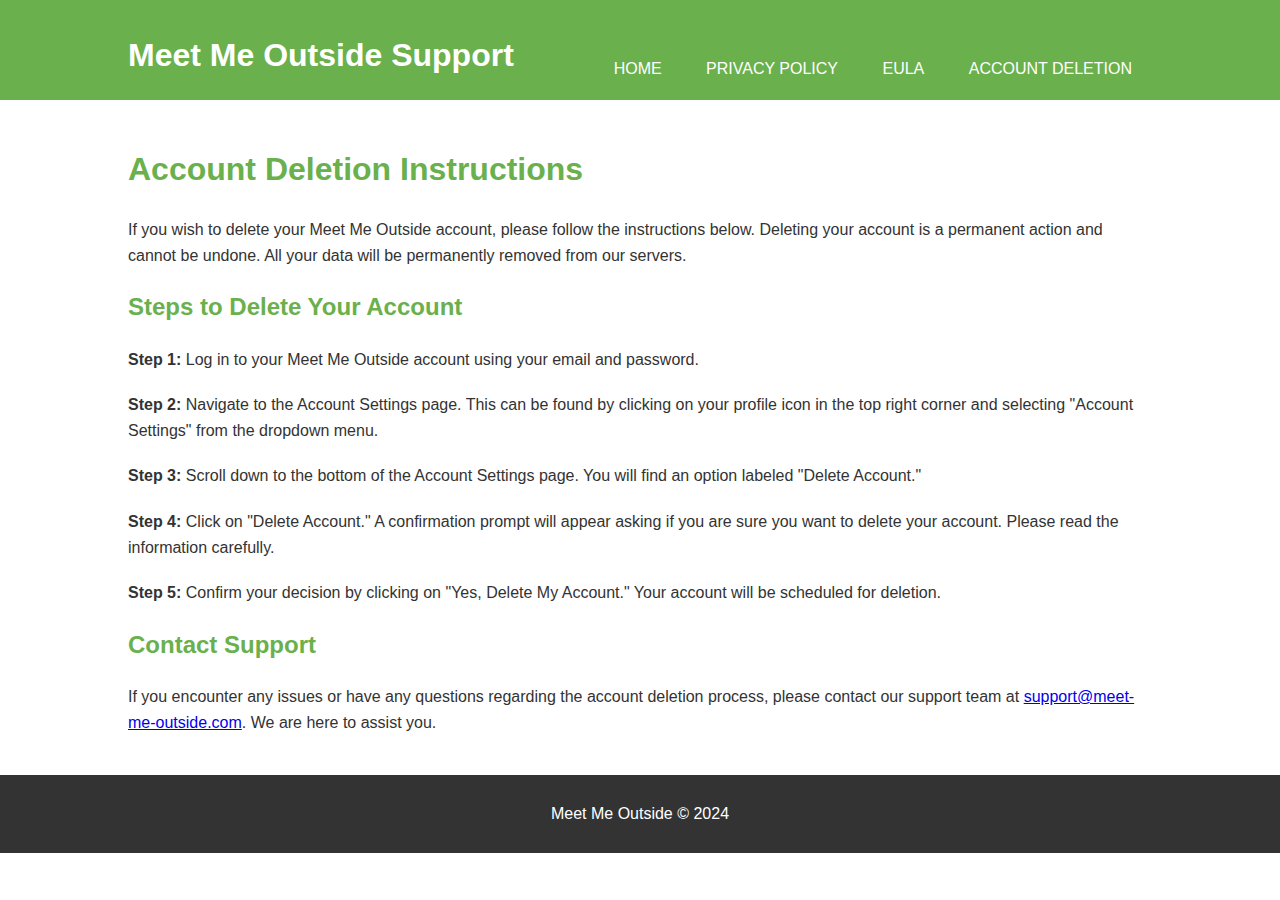
<file: account-deletion.html>
<!DOCTYPE html>
<html lang="en">
<head>
    <meta charset="UTF-8">
    <meta name="viewport" content="width=device-width, initial-scale=1.0">
    <title>Account Deletion Instructions - Meet Me Outside</title>
    <style>
        body {
            font-family: Arial, sans-serif;
            line-height: 1.6;
            color: #333;
            margin: 0;
            padding: 0;
        }
        .container {
            width: 80%;
            margin: auto;
            overflow: hidden;
        }
        header {
            background: #6ab04c;
            color: #fff;
            padding-top: 30px;
            min-height: 70px;
            border-bottom: #fff 3px solid;
        }
        header a {
            color: #fff;
            text-decoration: none;
            text-transform: uppercase;
            font-size: 16px;
        }
        header ul {
            padding: 0;
            list-style: none;
        }
        header li {
            display: inline;
            padding: 0 20px 0 20px;
        }
        header #branding {
            float: left;
        }
        header #branding h1 {
            margin: 0;
        }
        header nav {
            float: right;
            margin-top: 10px;
        }
        .content {
            padding: 20px 0;
        }
        .content h1, .content h2 {
            color: #6ab04c;
        }
        .content p {
            margin-bottom: 20px;
        }
        footer {
            background: #333;
            color: #fff;
            text-align: center;
            padding: 10px 0;
            position: relative;
            bottom: 0;
            width: 100%;
        }
    </style>
</head>
<body>
    <header>
        <div class="container">
            <div id="branding">
                <h1>Meet Me Outside Support</h1>
            </div>
            <nav>
                <ul>
                    <li><a href="index.html">Home</a></li>
                    <li><a href="privacy-policy.html">Privacy Policy</a></li>
                    <li><a href ="EULA.html">EULA</a></li>
                    <li><a href="account-deletion.html">Account Deletion</a></li>
                </ul>
            </nav>
        </div>
    </header>

    <div class="container content">
        <h1>Account Deletion Instructions</h1>
        <p>If you wish to delete your Meet Me Outside account, please follow the instructions below. Deleting your account is a permanent action and cannot be undone. All your data will be permanently removed from our servers.</p>
        
        <h2>Steps to Delete Your Account</h2>
        <p><strong>Step 1:</strong> Log in to your Meet Me Outside account using your email and password.</p>
        <p><strong>Step 2:</strong> Navigate to the Account Settings page. This can be found by clicking on your profile icon in the top right corner and selecting "Account Settings" from the dropdown menu.</p>
        <p><strong>Step 3:</strong> Scroll down to the bottom of the Account Settings page. You will find an option labeled "Delete Account."</p>
        <p><strong>Step 4:</strong> Click on "Delete Account." A confirmation prompt will appear asking if you are sure you want to delete your account. Please read the information carefully.</p>
        <p><strong>Step 5:</strong> Confirm your decision by clicking on "Yes, Delete My Account." Your account will be scheduled for deletion.</p>
        
        <h2>Contact Support</h2>
        <p>If you encounter any issues or have any questions regarding the account deletion process, please contact our support team at <a href="mailto:support@meet-me-outside.com">support@meet-me-outside.com</a>. We are here to assist you.</p>
    </div>

    <footer>
        <p>Meet Me Outside &copy; 2024</p>
    </footer>
</body>
</html>
</file>
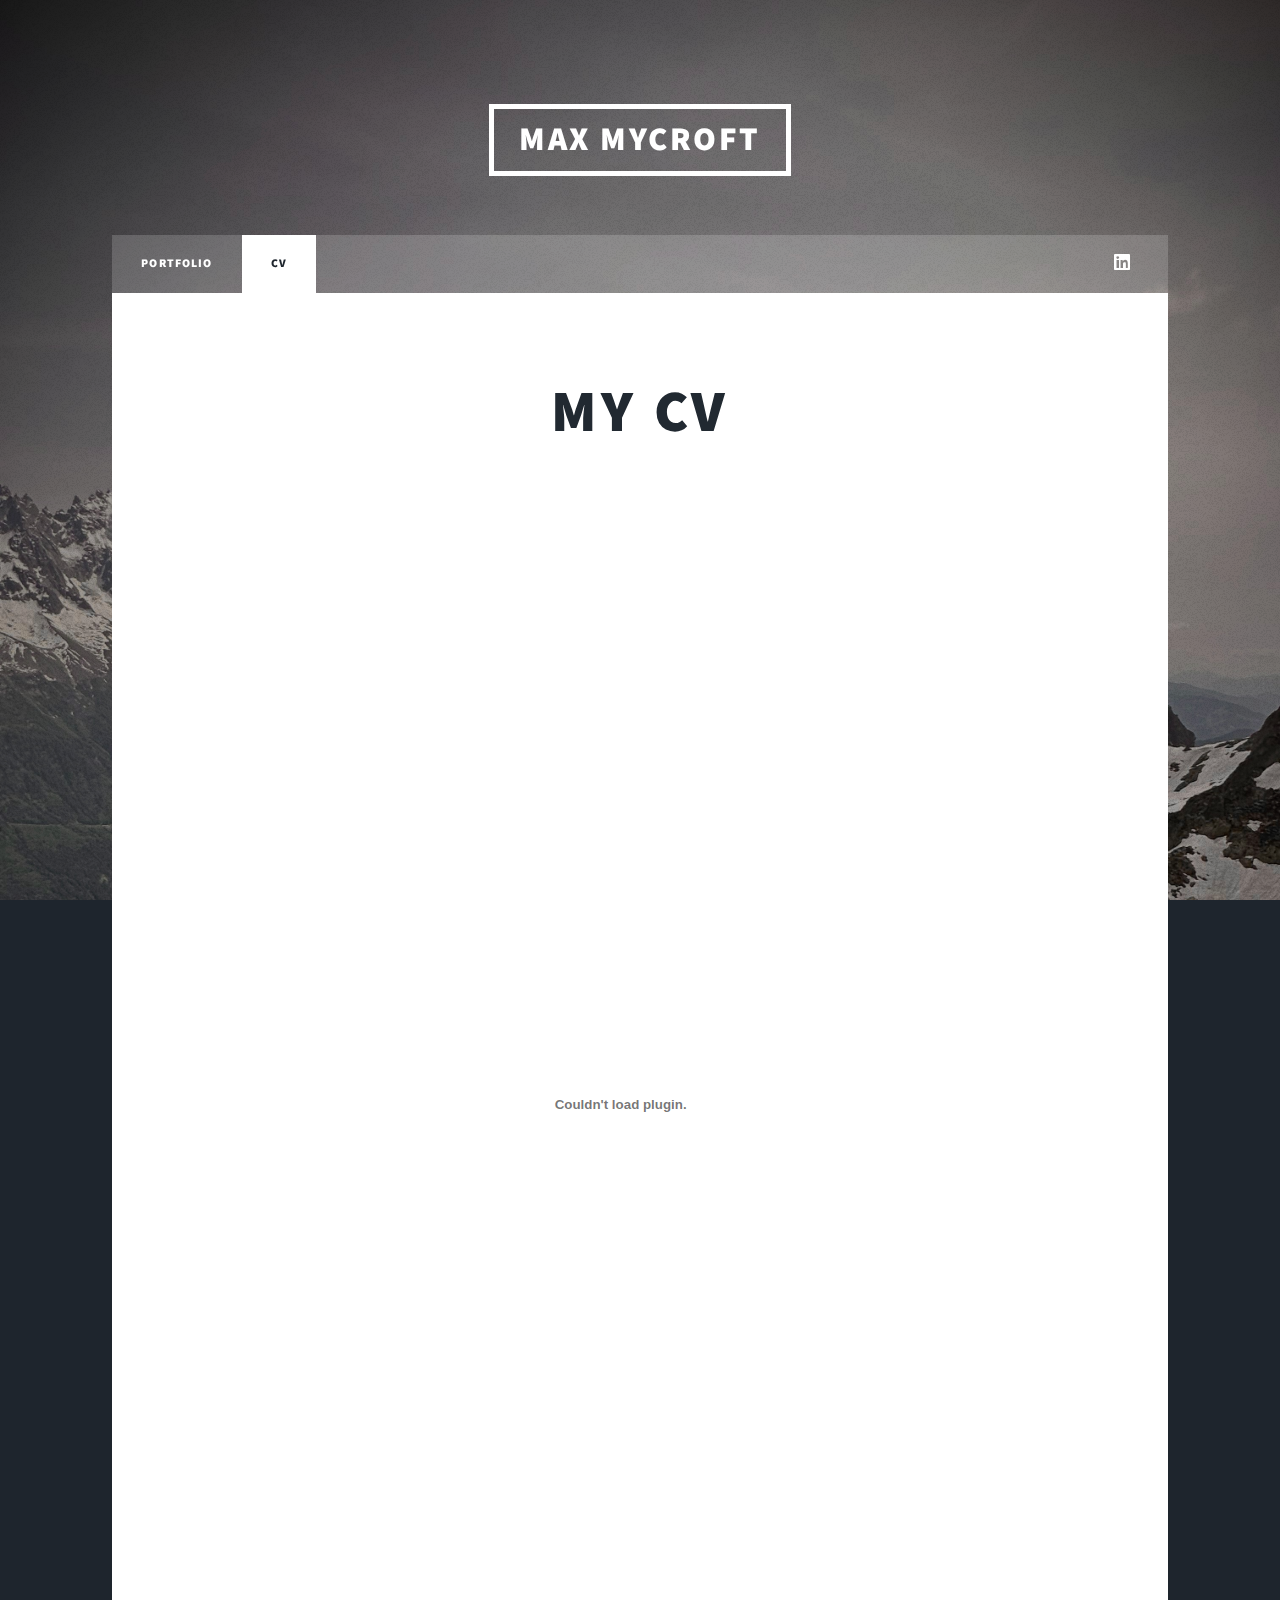
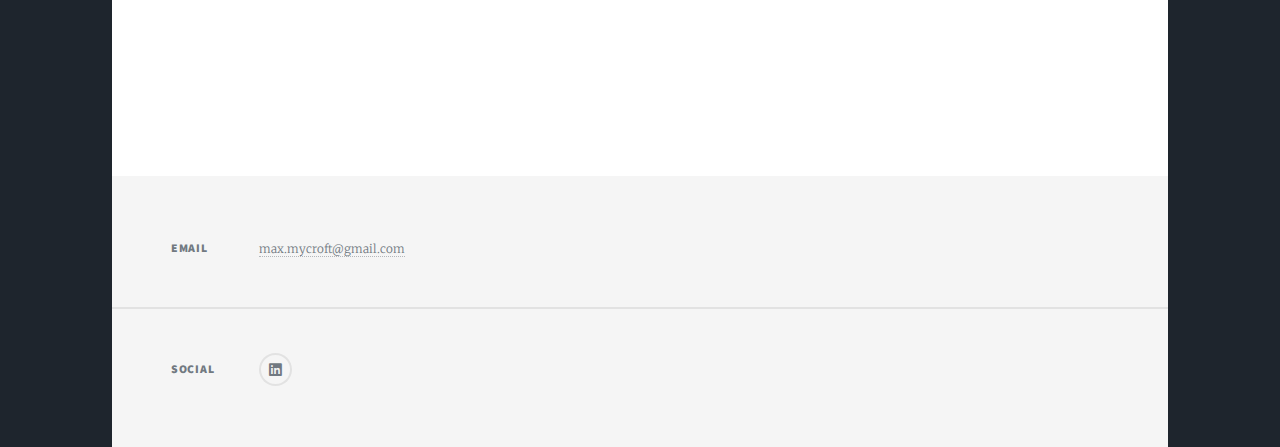
<file: CV.html>
<!DOCTYPE HTML>
<!--
	Massively by HTML5 UP
	html5up.net | @ajlkn
	Free for personal and commercial use under the CCA 3.0 license (html5up.net/license)
-->
<html>
	<head>
		<title>CV - Max Mycroft</title>
		<meta charset="utf-8" />
		<meta name="viewport" content="width=device-width, initial-scale=1, user-scalable=no" />
		<link rel="stylesheet" href="assets/css/main.css" />
		<noscript><link rel="stylesheet" href="assets/css/noscript.css" /></noscript>
	</head>
	<body class="is-preload">

		<!-- Wrapper -->
			<div id="wrapper">

				<!-- Header -->
					<header id="header">
						<a href="index.html" class="logo">Max Mycroft</a>
					</header>

				<!-- Nav -->
					<nav id="nav">
						<ul class="links">
							<li><a href="index.html">portfolio</a></li>
							<li class="active"><a href="CV.html">CV</a></li>
						</ul>
						<ul class="icons">
							<li><a href="#" class="icon brands fa-linkedin"><span class="label">LinkedIn</span></a></li>
						</ul>
					</nav>

				<!-- Main -->
					<div id="main">

						<!-- Post -->
							<section class="post">
								<header class="major">
									<h1>My CV<br /></h1>
								</header>
								<embed src="images/CV .pdf" alt="" width="900" height="1200"/>
							</section>
					</div>

				<!-- Footer -->
					<footer id="footer">
						<section class="split contact">							
							<section>
								<h3>Email</h3>
								<p><a href="#">max.mycroft@gmail.com</a></p>
							</section>
							<section>
								<h3>Social</h3>
								<ul class="icons alt">
									<li><a href="#" class="icon brands alt fa-linkedin"><span class="label">LinkedIn</span></a></li>
								</ul>
							</section>
						</section>
					</footer>

			</div>

		<!-- Scripts -->
			<script src="assets/js/jquery.min.js"></script>
			<script src="assets/js/jquery.scrollex.min.js"></script>
			<script src="assets/js/jquery.scrolly.min.js"></script>
			<script src="assets/js/browser.min.js"></script>
			<script src="assets/js/breakpoints.min.js"></script>
			<script src="assets/js/util.js"></script>
			<script src="assets/js/main.js"></script>

	</body>
</html>
</file>
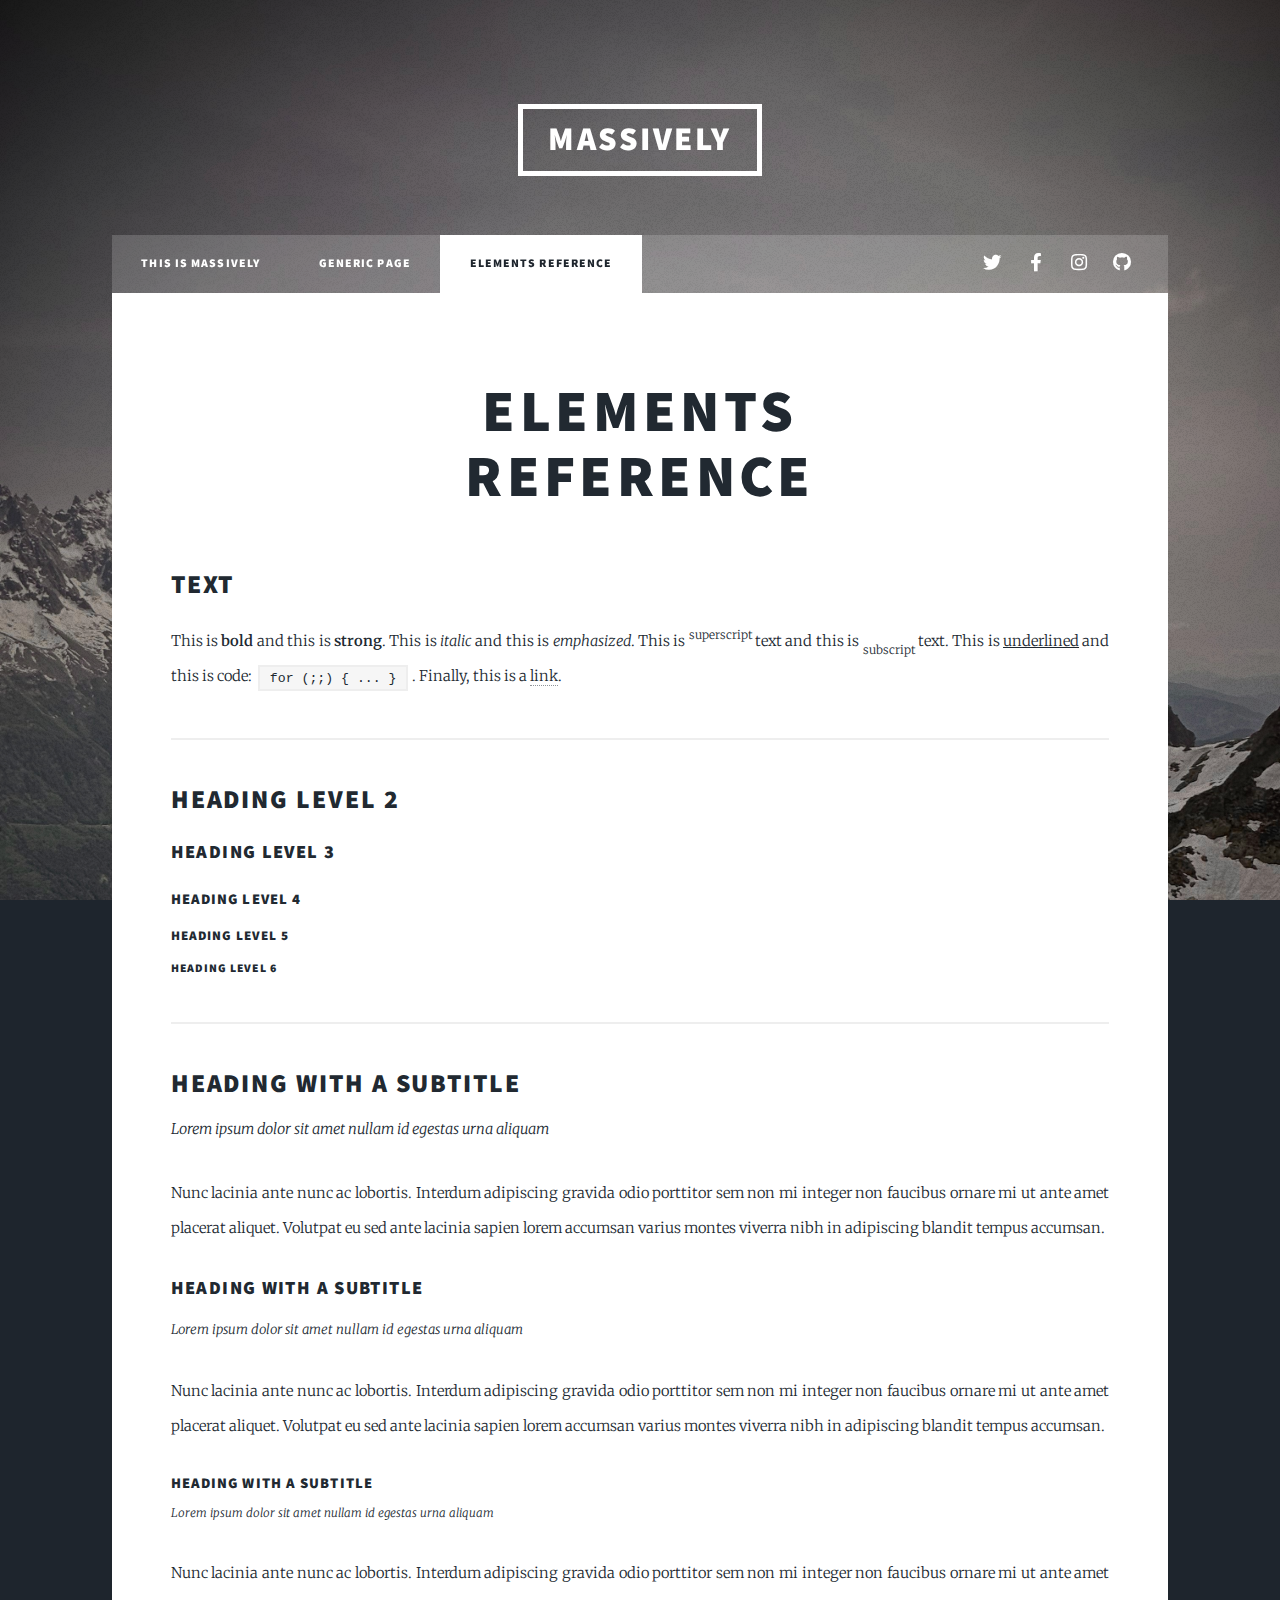
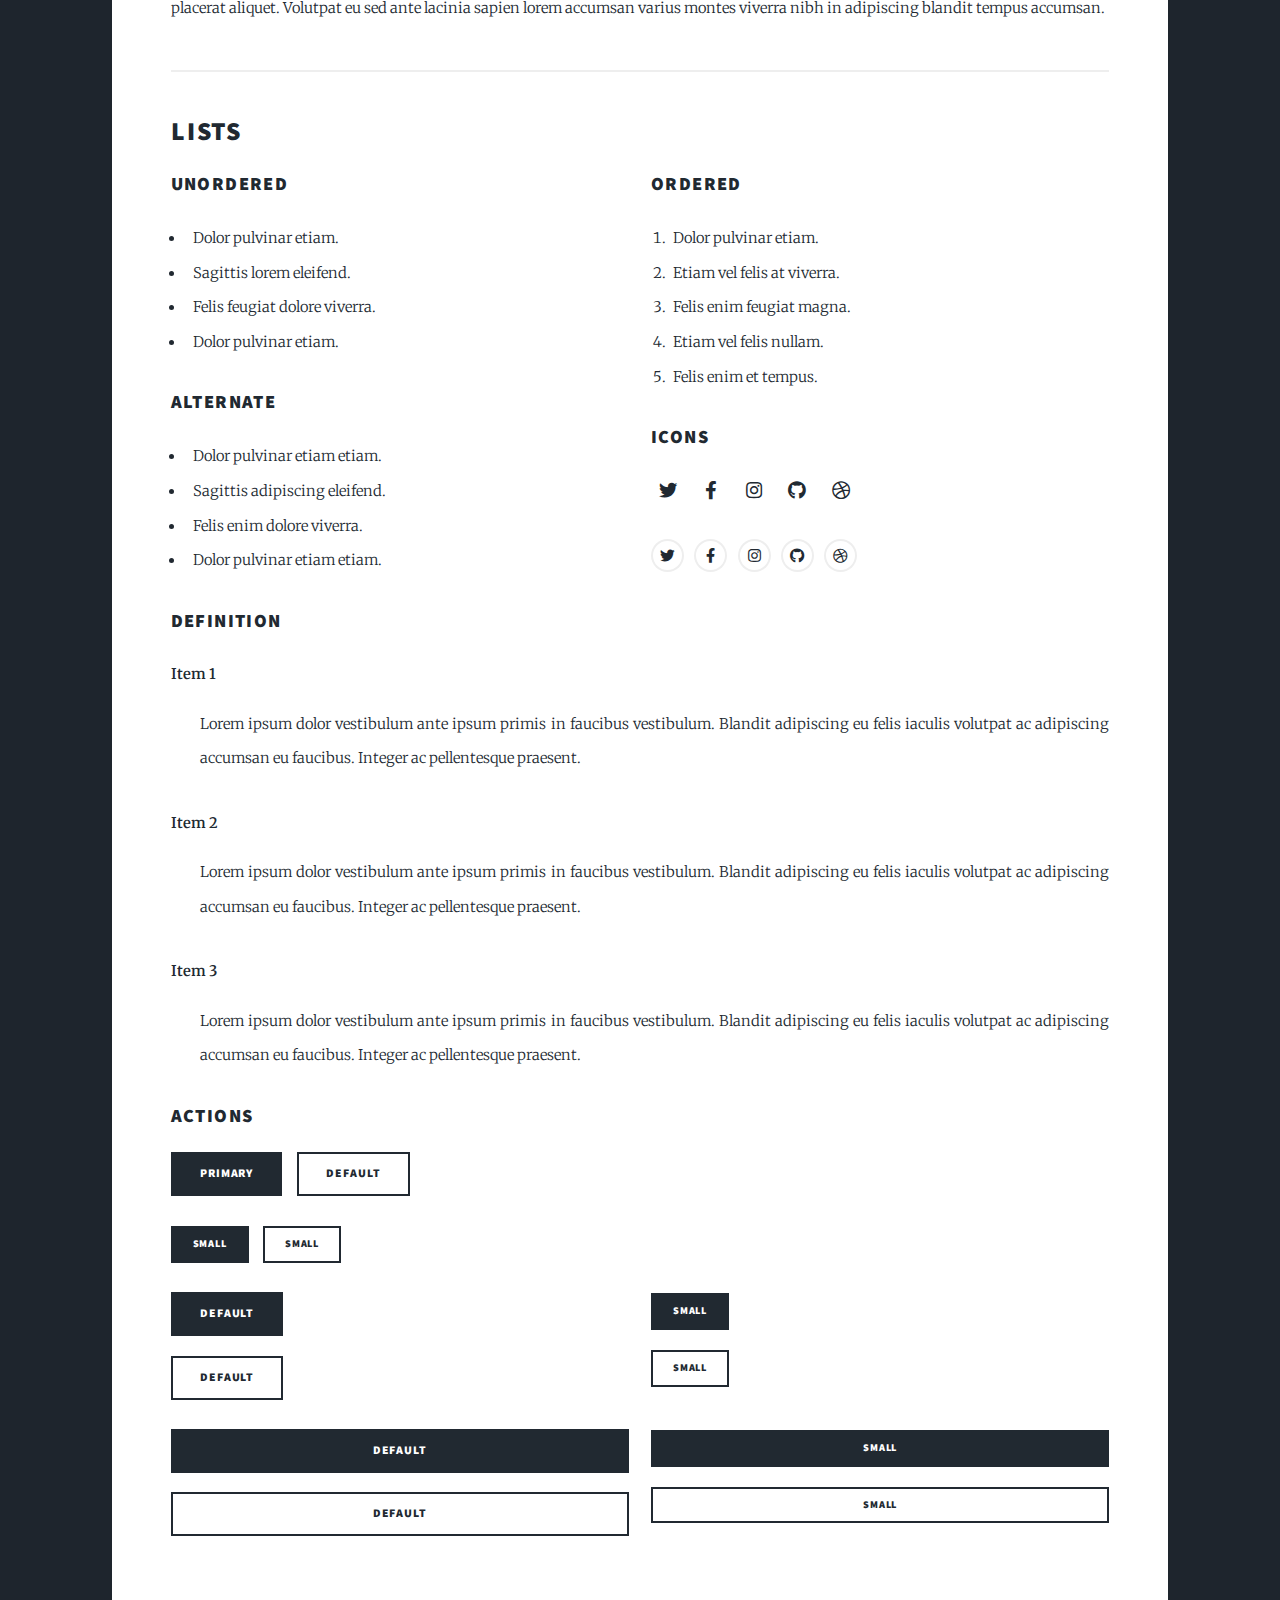
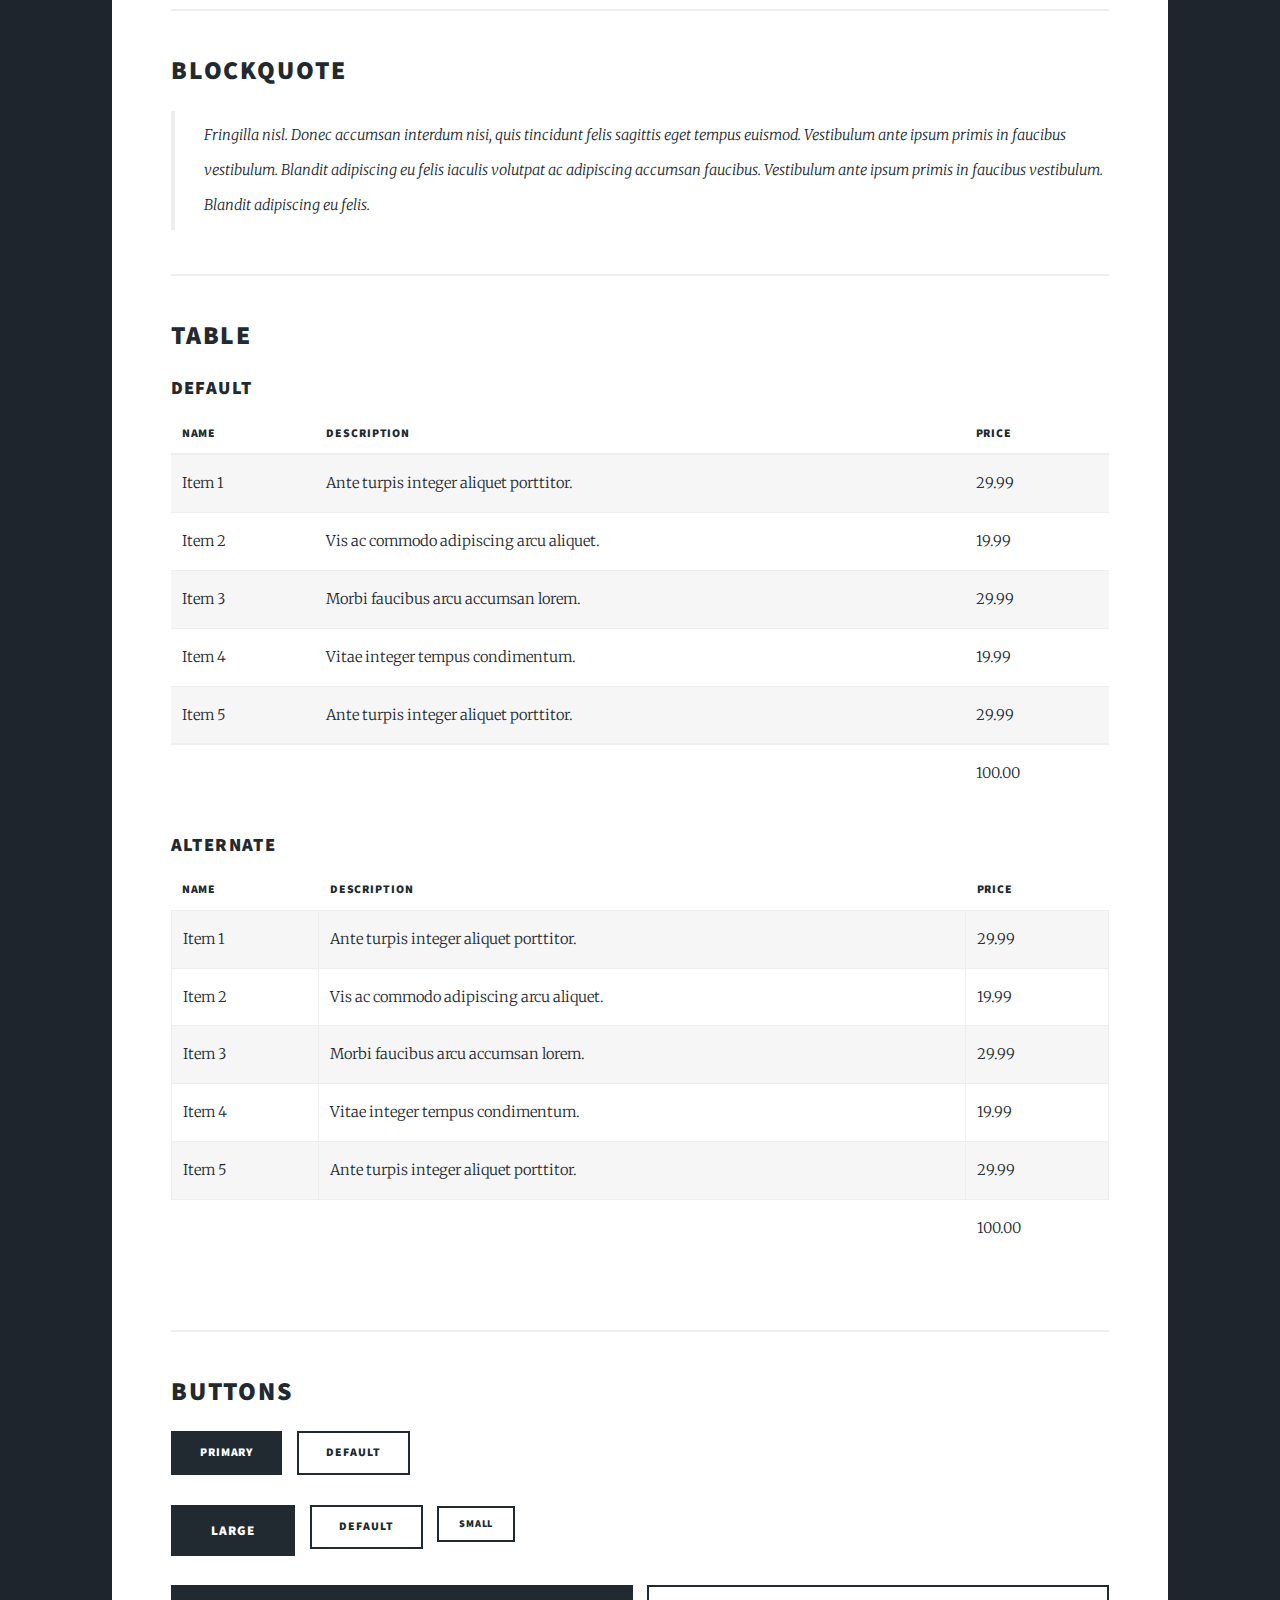
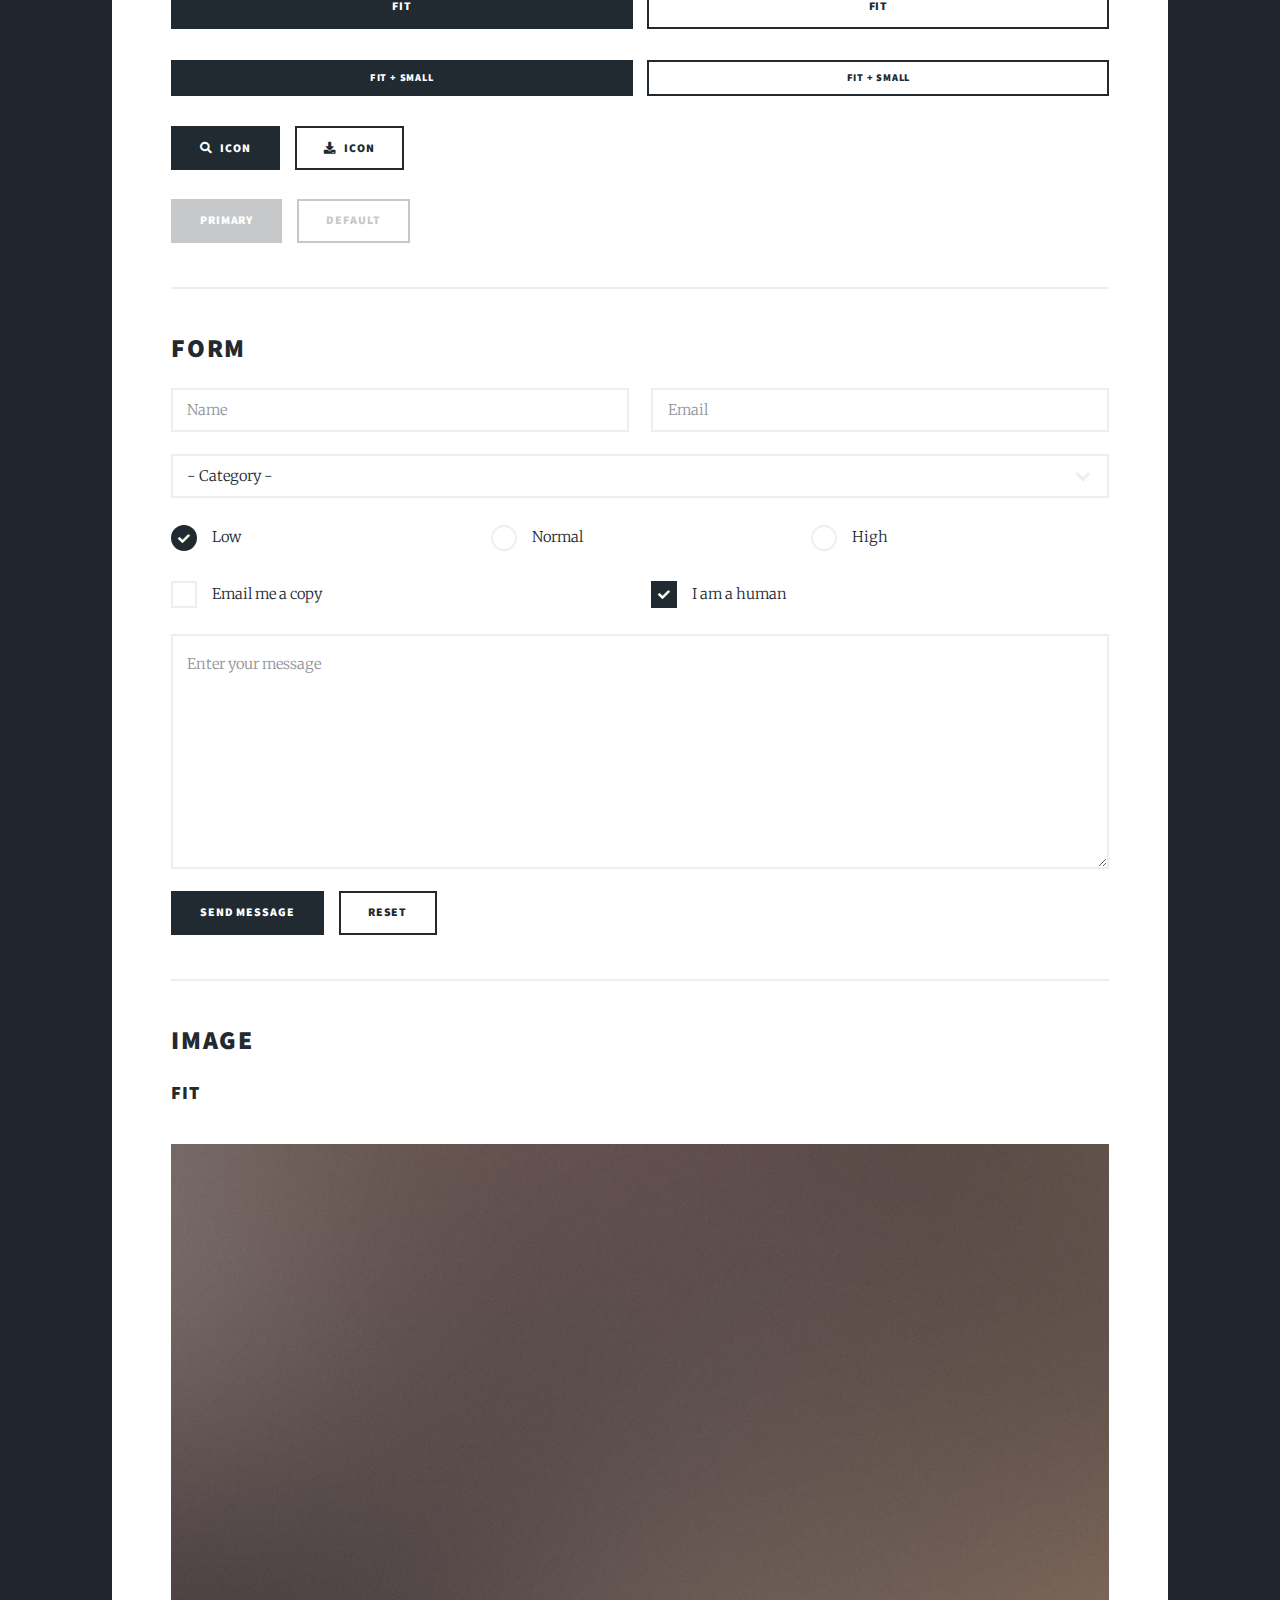
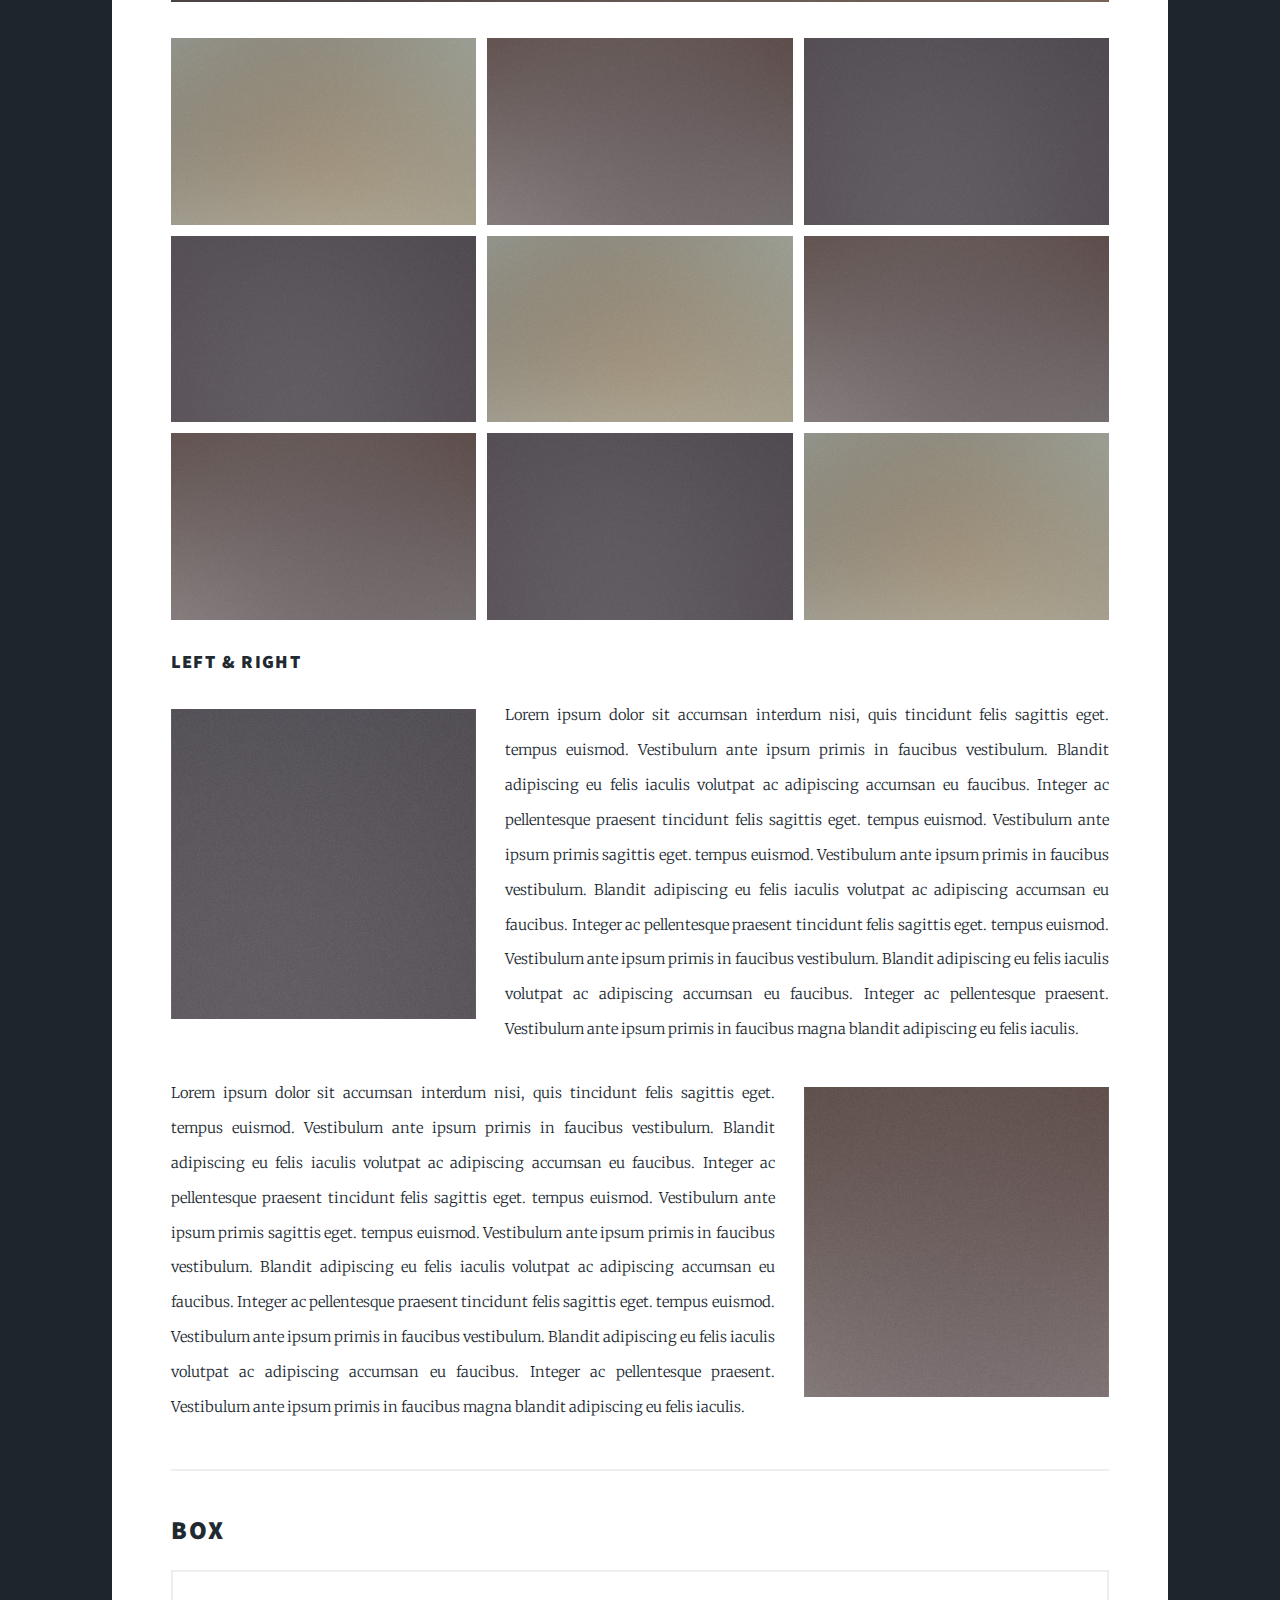
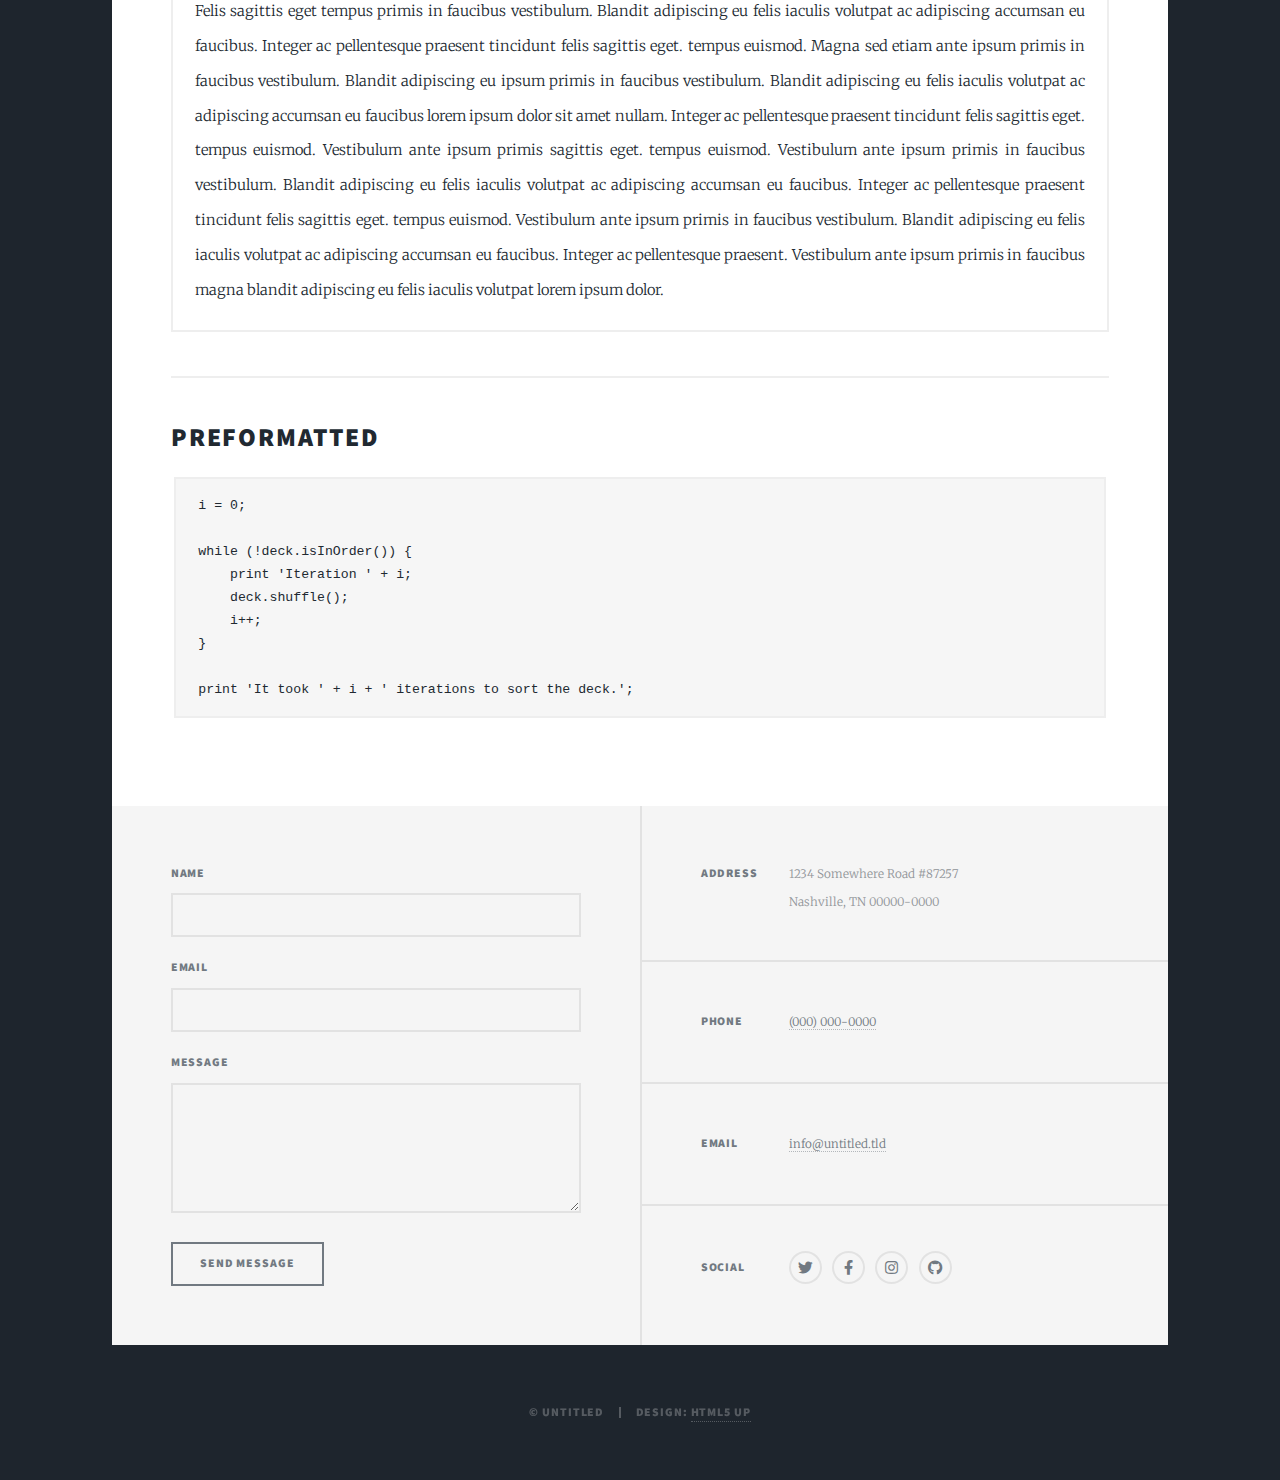
<file: elements.html>
<!DOCTYPE HTML>
<!--
	Massively by HTML5 UP
	html5up.net | @ajlkn
	Free for personal and commercial use under the CCA 3.0 license (html5up.net/license)
-->
<html>
	<head>
		<title>Elements Reference - Massively by HTML5 UP</title>
		<meta charset="utf-8" />
		<meta name="viewport" content="width=device-width, initial-scale=1, user-scalable=no" />
		<link rel="stylesheet" href="assets/css/main.css" />
		<noscript><link rel="stylesheet" href="assets/css/noscript.css" /></noscript>
	</head>
	<body class="is-preload">

		<!-- Wrapper -->
			<div id="wrapper">

				<!-- Header -->
					<header id="header">
						<a href="index.html" class="logo">Massively</a>
					</header>

				<!-- Nav -->
					<nav id="nav">
						<ul class="links">
							<li><a href="index.html">This is Massively</a></li>
							<li><a href="generic.html">Generic Page</a></li>
							<li class="active"><a href="elements.html">Elements Reference</a></li>
						</ul>
						<ul class="icons">
							<li><a href="#" class="icon brands fa-twitter"><span class="label">Twitter</span></a></li>
							<li><a href="#" class="icon brands fa-facebook-f"><span class="label">Facebook</span></a></li>
							<li><a href="#" class="icon brands fa-instagram"><span class="label">Instagram</span></a></li>
							<li><a href="#" class="icon brands fa-github"><span class="label">GitHub</span></a></li>
						</ul>
					</nav>

				<!-- Main -->
					<div id="main">

						<!-- Post -->
							<section class="post">
								<header class="major">
									<h1>Elements<br />
									Reference</h1>
								</header>

								<!-- Text stuff -->
									<h2>Text</h2>
									<p>This is <b>bold</b> and this is <strong>strong</strong>. This is <i>italic</i> and this is <em>emphasized</em>.
									This is <sup>superscript</sup> text and this is <sub>subscript</sub> text.
									This is <u>underlined</u> and this is code: <code>for (;;) { ... }</code>.
									Finally, this is a <a href="#">link</a>.</p>
									<hr />
									<h2>Heading Level 2</h2>
									<h3>Heading Level 3</h3>
									<h4>Heading Level 4</h4>
									<h5>Heading Level 5</h5>
									<h6>Heading Level 6</h6>
									<hr />
									<header>
										<h2>Heading with a Subtitle</h2>
										<p>Lorem ipsum dolor sit amet nullam id egestas urna aliquam</p>
									</header>
									<p>Nunc lacinia ante nunc ac lobortis. Interdum adipiscing gravida odio porttitor sem non mi integer non faucibus ornare mi ut ante amet placerat aliquet. Volutpat eu sed ante lacinia sapien lorem accumsan varius montes viverra nibh in adipiscing blandit tempus accumsan.</p>
									<header>
										<h3>Heading with a Subtitle</h3>
										<p>Lorem ipsum dolor sit amet nullam id egestas urna aliquam</p>
									</header>
									<p>Nunc lacinia ante nunc ac lobortis. Interdum adipiscing gravida odio porttitor sem non mi integer non faucibus ornare mi ut ante amet placerat aliquet. Volutpat eu sed ante lacinia sapien lorem accumsan varius montes viverra nibh in adipiscing blandit tempus accumsan.</p>
									<header>
										<h4>Heading with a Subtitle</h4>
										<p>Lorem ipsum dolor sit amet nullam id egestas urna aliquam</p>
									</header>
									<p>Nunc lacinia ante nunc ac lobortis. Interdum adipiscing gravida odio porttitor sem non mi integer non faucibus ornare mi ut ante amet placerat aliquet. Volutpat eu sed ante lacinia sapien lorem accumsan varius montes viverra nibh in adipiscing blandit tempus accumsan.</p>

									<hr />

								<!-- Lists -->
									<h2>Lists</h2>
									<div class="row">
										<div class="col-6 col-12-small">

											<h3>Unordered</h3>
											<ul>
												<li>Dolor pulvinar etiam.</li>
												<li>Sagittis lorem eleifend.</li>
												<li>Felis feugiat dolore viverra.</li>
												<li>Dolor pulvinar etiam.</li>
											</ul>

											<h3>Alternate</h3>
											<ul class="alt">
												<li>Dolor pulvinar etiam etiam.</li>
												<li>Sagittis adipiscing eleifend.</li>
												<li>Felis enim dolore viverra.</li>
												<li>Dolor pulvinar etiam etiam.</li>
											</ul>

										</div>
										<div class="col-6 col-12-small">

											<h3>Ordered</h3>
											<ol>
												<li>Dolor pulvinar etiam.</li>
												<li>Etiam vel felis at viverra.</li>
												<li>Felis enim feugiat magna.</li>
												<li>Etiam vel felis nullam.</li>
												<li>Felis enim et tempus.</li>
											</ol>

											<h3>Icons</h3>
											<ul class="icons">
												<li><a href="#" class="icon brands fa-twitter"><span class="label">Twitter</span></a></li>
												<li><a href="#" class="icon brands fa-facebook-f"><span class="label">Facebook</span></a></li>
												<li><a href="#" class="icon brands fa-instagram"><span class="label">Instagram</span></a></li>
												<li><a href="#" class="icon brands fa-github"><span class="label">Github</span></a></li>
												<li><a href="#" class="icon brands fa-dribbble"><span class="label">Dribbble</span></a></li>
											</ul>
											<ul class="icons alt">
												<li><a href="#" class="icon brands alt fa-twitter"><span class="label">Twitter</span></a></li>
												<li><a href="#" class="icon brands alt fa-facebook-f"><span class="label">Facebook</span></a></li>
												<li><a href="#" class="icon brands alt fa-instagram"><span class="label">Instagram</span></a></li>
												<li><a href="#" class="icon brands alt fa-github"><span class="label">Github</span></a></li>
												<li><a href="#" class="icon brands alt fa-dribbble"><span class="label">Dribbble</span></a></li>
											</ul>

										</div>
									</div>
									<h3>Definition</h3>
									<dl>
										<dt>Item 1</dt>
										<dd>
											<p>Lorem ipsum dolor vestibulum ante ipsum primis in faucibus vestibulum. Blandit adipiscing eu felis iaculis volutpat ac adipiscing accumsan eu faucibus. Integer ac pellentesque praesent.</p>
										</dd>
										<dt>Item 2</dt>
										<dd>
											<p>Lorem ipsum dolor vestibulum ante ipsum primis in faucibus vestibulum. Blandit adipiscing eu felis iaculis volutpat ac adipiscing accumsan eu faucibus. Integer ac pellentesque praesent.</p>
										</dd>
										<dt>Item 3</dt>
										<dd>
											<p>Lorem ipsum dolor vestibulum ante ipsum primis in faucibus vestibulum. Blandit adipiscing eu felis iaculis volutpat ac adipiscing accumsan eu faucibus. Integer ac pellentesque praesent.</p>
										</dd>
									</dl>

									<h3>Actions</h3>
									<ul class="actions">
										<li><a href="#" class="button primary">Primary</a></li>
										<li><a href="#" class="button">Default</a></li>
									</ul>
									<ul class="actions small">
										<li><a href="#" class="button primary small">Small</a></li>
										<li><a href="#" class="button small">Small</a></li>
									</ul>
									<div class="row">
										<div class="col-6 col-12-small">
											<ul class="actions stacked">
												<li><a href="#" class="button primary">Default</a></li>
												<li><a href="#" class="button">Default</a></li>
											</ul>
										</div>
										<div class="col-6 col-12-small">
											<ul class="actions stacked">
												<li><a href="#" class="button primary small">Small</a></li>
												<li><a href="#" class="button small">Small</a></li>
											</ul>
										</div>
									</div>
									<div class="row">
										<div class="col-6 col-12-small">
											<ul class="actions stacked">
												<li><a href="#" class="button primary fit">Default</a></li>
												<li><a href="#" class="button fit">Default</a></li>
											</ul>
										</div>
										<div class="col-6 col-12-small">
											<ul class="actions stacked">
												<li><a href="#" class="button primary small fit">Small</a></li>
												<li><a href="#" class="button small fit">Small</a></li>
											</ul>
										</div>
									</div>

									<hr />

								<!-- Blockquote -->
									<h2>Blockquote</h2>
									<blockquote>Fringilla nisl. Donec accumsan interdum nisi, quis tincidunt felis sagittis eget tempus euismod. Vestibulum ante ipsum primis in faucibus vestibulum. Blandit adipiscing eu felis iaculis volutpat ac adipiscing accumsan faucibus. Vestibulum ante ipsum primis in faucibus vestibulum. Blandit adipiscing eu felis.</blockquote>

									<hr />

								<!-- Table -->
									<h2>Table</h2>

									<h3>Default</h3>
									<div class="table-wrapper">
										<table>
											<thead>
												<tr>
													<th>Name</th>
													<th>Description</th>
													<th>Price</th>
												</tr>
											</thead>
											<tbody>
												<tr>
													<td>Item 1</td>
													<td>Ante turpis integer aliquet porttitor.</td>
													<td>29.99</td>
												</tr>
												<tr>
													<td>Item 2</td>
													<td>Vis ac commodo adipiscing arcu aliquet.</td>
													<td>19.99</td>
												</tr>
												<tr>
													<td>Item 3</td>
													<td> Morbi faucibus arcu accumsan lorem.</td>
													<td>29.99</td>
												</tr>
												<tr>
													<td>Item 4</td>
													<td>Vitae integer tempus condimentum.</td>
													<td>19.99</td>
												</tr>
												<tr>
													<td>Item 5</td>
													<td>Ante turpis integer aliquet porttitor.</td>
													<td>29.99</td>
												</tr>
											</tbody>
											<tfoot>
												<tr>
													<td colspan="2"></td>
													<td>100.00</td>
												</tr>
											</tfoot>
										</table>
									</div>

									<h3>Alternate</h3>
									<div class="table-wrapper">
										<table class="alt">
											<thead>
												<tr>
													<th>Name</th>
													<th>Description</th>
													<th>Price</th>
												</tr>
											</thead>
											<tbody>
												<tr>
													<td>Item 1</td>
													<td>Ante turpis integer aliquet porttitor.</td>
													<td>29.99</td>
												</tr>
												<tr>
													<td>Item 2</td>
													<td>Vis ac commodo adipiscing arcu aliquet.</td>
													<td>19.99</td>
												</tr>
												<tr>
													<td>Item 3</td>
													<td> Morbi faucibus arcu accumsan lorem.</td>
													<td>29.99</td>
												</tr>
												<tr>
													<td>Item 4</td>
													<td>Vitae integer tempus condimentum.</td>
													<td>19.99</td>
												</tr>
												<tr>
													<td>Item 5</td>
													<td>Ante turpis integer aliquet porttitor.</td>
													<td>29.99</td>
												</tr>
											</tbody>
											<tfoot>
												<tr>
													<td colspan="2"></td>
													<td>100.00</td>
												</tr>
											</tfoot>
										</table>
									</div>

									<hr />

								<!-- Buttons -->
									<h2>Buttons</h2>
									<ul class="actions">
										<li><a href="#" class="button primary">Primary</a></li>
										<li><a href="#" class="button">Default</a></li>
									</ul>
									<ul class="actions">
										<li><a href="#" class="button primary large">Large</a></li>
										<li><a href="#" class="button">Default</a></li>
										<li><a href="#" class="button small">Small</a></li>
									</ul>
									<ul class="actions fit">
										<li><a href="#" class="button primary fit">Fit</a></li>
										<li><a href="#" class="button fit">Fit</a></li>
									</ul>
									<ul class="actions fit small">
										<li><a href="#" class="button primary fit small">Fit + Small</a></li>
										<li><a href="#" class="button fit small">Fit + Small</a></li>
									</ul>
									<ul class="actions">
										<li><a href="#" class="button primary icon solid fa-search">Icon</a></li>
										<li><a href="#" class="button icon solid fa-download">Icon</a></li>
									</ul>
									<ul class="actions">
										<li><span class="button primary disabled">Primary</span></li>
										<li><span class="button disabled">Default</span></li>
									</ul>

									<hr />

								<!-- Form -->
									<h2>Form</h2>

									<form method="post" action="#">
										<div class="row gtr-uniform">
											<div class="col-6 col-12-xsmall">
												<input type="text" name="demo-name" id="demo-name" value="" placeholder="Name" />
											</div>
											<div class="col-6 col-12-xsmall">
												<input type="email" name="demo-email" id="demo-email" value="" placeholder="Email" />
											</div>
											<!-- Break -->
											<div class="col-12">
												<select name="demo-category" id="demo-category">
													<option value="">- Category -</option>
													<option value="1">Manufacturing</option>
													<option value="1">Shipping</option>
													<option value="1">Administration</option>
													<option value="1">Human Resources</option>
												</select>
											</div>
											<!-- Break -->
											<div class="col-4 col-12-small">
												<input type="radio" id="demo-priority-low" name="demo-priority" checked>
												<label for="demo-priority-low">Low</label>
											</div>
											<div class="col-4 col-12-small">
												<input type="radio" id="demo-priority-normal" name="demo-priority">
												<label for="demo-priority-normal">Normal</label>
											</div>
											<div class="col-4 col-12-small">
												<input type="radio" id="demo-priority-high" name="demo-priority">
												<label for="demo-priority-high">High</label>
											</div>
											<!-- Break -->
											<div class="col-6 col-12-small">
												<input type="checkbox" id="demo-copy" name="demo-copy">
												<label for="demo-copy">Email me a copy</label>
											</div>
											<div class="col-6 col-12-small">
												<input type="checkbox" id="demo-human" name="demo-human" checked>
												<label for="demo-human">I am a human</label>
											</div>
											<!-- Break -->
											<div class="col-12">
												<textarea name="demo-message" id="demo-message" placeholder="Enter your message" rows="6"></textarea>
											</div>
											<!-- Break -->
											<div class="col-12">
												<ul class="actions">
													<li><input type="submit" value="Send Message" class="primary" /></li>
													<li><input type="reset" value="Reset" /></li>
												</ul>
											</div>
										</div>
									</form>

									<hr />

								<!-- Image -->
									<h2>Image</h2>

									<h3>Fit</h3>
									<span class="image fit"><img src="images/pic01.jpg" alt="" /></span>
									<div class="box alt">
										<div class="row gtr-50 gtr-uniform">
											<div class="col-4"><span class="image fit"><img src="images/pic02.jpg" alt="" /></span></div>
											<div class="col-4"><span class="image fit"><img src="images/pic03.jpg" alt="" /></span></div>
											<div class="col-4"><span class="image fit"><img src="images/pic04.jpg" alt="" /></span></div>
											<!-- Break -->
											<div class="col-4"><span class="image fit"><img src="images/pic04.jpg" alt="" /></span></div>
											<div class="col-4"><span class="image fit"><img src="images/pic02.jpg" alt="" /></span></div>
											<div class="col-4"><span class="image fit"><img src="images/pic03.jpg" alt="" /></span></div>
											<!-- Break -->
											<div class="col-4"><span class="image fit"><img src="images/pic03.jpg" alt="" /></span></div>
											<div class="col-4"><span class="image fit"><img src="images/pic04.jpg" alt="" /></span></div>
											<div class="col-4"><span class="image fit"><img src="images/pic02.jpg" alt="" /></span></div>
										</div>
									</div>

									<h3>Left &amp; Right</h3>
									<p><span class="image left"><img src="images/pic08.jpg" alt="" /></span>Lorem ipsum dolor sit accumsan interdum nisi, quis tincidunt felis sagittis eget. tempus euismod. Vestibulum ante ipsum primis in faucibus vestibulum. Blandit adipiscing eu felis iaculis volutpat ac adipiscing accumsan eu faucibus. Integer ac pellentesque praesent tincidunt felis sagittis eget. tempus euismod. Vestibulum ante ipsum primis sagittis eget. tempus euismod. Vestibulum ante ipsum primis in faucibus vestibulum. Blandit adipiscing eu felis iaculis volutpat ac adipiscing accumsan eu faucibus. Integer ac pellentesque praesent tincidunt felis sagittis eget. tempus euismod. Vestibulum ante ipsum primis in faucibus vestibulum. Blandit adipiscing eu felis iaculis volutpat ac adipiscing accumsan eu faucibus. Integer ac pellentesque praesent. Vestibulum ante ipsum primis in faucibus magna blandit adipiscing eu felis iaculis.</p>
									<p><span class="image right"><img src="images/pic09.jpg" alt="" /></span>Lorem ipsum dolor sit accumsan interdum nisi, quis tincidunt felis sagittis eget. tempus euismod. Vestibulum ante ipsum primis in faucibus vestibulum. Blandit adipiscing eu felis iaculis volutpat ac adipiscing accumsan eu faucibus. Integer ac pellentesque praesent tincidunt felis sagittis eget. tempus euismod. Vestibulum ante ipsum primis sagittis eget. tempus euismod. Vestibulum ante ipsum primis in faucibus vestibulum. Blandit adipiscing eu felis iaculis volutpat ac adipiscing accumsan eu faucibus. Integer ac pellentesque praesent tincidunt felis sagittis eget. tempus euismod. Vestibulum ante ipsum primis in faucibus vestibulum. Blandit adipiscing eu felis iaculis volutpat ac adipiscing accumsan eu faucibus. Integer ac pellentesque praesent. Vestibulum ante ipsum primis in faucibus magna blandit adipiscing eu felis iaculis.</p>

									<hr />

								<!-- Box -->
									<h2>Box</h2>
									<div class="box">
										<p>Felis sagittis eget tempus primis in faucibus vestibulum. Blandit adipiscing eu felis iaculis volutpat ac adipiscing accumsan eu faucibus. Integer ac pellentesque praesent tincidunt felis sagittis eget. tempus euismod. Magna sed etiam ante ipsum primis in faucibus vestibulum. Blandit adipiscing eu ipsum primis in faucibus vestibulum. Blandit adipiscing eu felis iaculis volutpat ac adipiscing accumsan eu faucibus lorem ipsum dolor sit amet nullam. Integer ac pellentesque praesent tincidunt felis sagittis eget. tempus euismod. Vestibulum ante ipsum primis sagittis eget. tempus euismod. Vestibulum ante ipsum primis in faucibus vestibulum. Blandit adipiscing eu felis iaculis volutpat ac adipiscing accumsan eu faucibus. Integer ac pellentesque praesent tincidunt felis sagittis eget. tempus euismod. Vestibulum ante ipsum primis in faucibus vestibulum. Blandit adipiscing eu felis iaculis volutpat ac adipiscing accumsan eu faucibus. Integer ac pellentesque praesent. Vestibulum ante ipsum primis in faucibus magna blandit adipiscing eu felis iaculis volutpat lorem ipsum dolor.</p>
									</div>

									<hr />

								<!-- Preformatted Code -->
									<h2>Preformatted</h2>
									<pre><code>i = 0;

while (!deck.isInOrder()) {
    print 'Iteration ' + i;
    deck.shuffle();
    i++;
}

print 'It took ' + i + ' iterations to sort the deck.';
</code></pre>

							</section>

					</div>

				<!-- Footer -->
					<footer id="footer">
						<section>
							<form method="post" action="#">
								<div class="fields">
									<div class="field">
										<label for="name">Name</label>
										<input type="text" name="name" id="name" />
									</div>
									<div class="field">
										<label for="email">Email</label>
										<input type="text" name="email" id="email" />
									</div>
									<div class="field">
										<label for="message">Message</label>
										<textarea name="message" id="message" rows="3"></textarea>
									</div>
								</div>
								<ul class="actions">
									<li><input type="submit" value="Send Message" /></li>
								</ul>
							</form>
						</section>
						<section class="split contact">
							<section class="alt">
								<h3>Address</h3>
								<p>1234 Somewhere Road #87257<br />
								Nashville, TN 00000-0000</p>
							</section>
							<section>
								<h3>Phone</h3>
								<p><a href="#">(000) 000-0000</a></p>
							</section>
							<section>
								<h3>Email</h3>
								<p><a href="#">info@untitled.tld</a></p>
							</section>
							<section>
								<h3>Social</h3>
								<ul class="icons alt">
									<li><a href="#" class="icon brands alt fa-twitter"><span class="label">Twitter</span></a></li>
									<li><a href="#" class="icon brands alt fa-facebook-f"><span class="label">Facebook</span></a></li>
									<li><a href="#" class="icon brands alt fa-instagram"><span class="label">Instagram</span></a></li>
									<li><a href="#" class="icon brands alt fa-github"><span class="label">GitHub</span></a></li>
								</ul>
							</section>
						</section>
					</footer>

				<!-- Copyright -->
					<div id="copyright">
						<ul><li>&copy; Untitled</li><li>Design: <a href="https://html5up.net">HTML5 UP</a></li></ul>
					</div>

			</div>

		<!-- Scripts -->
			<script src="assets/js/jquery.min.js"></script>
			<script src="assets/js/jquery.scrollex.min.js"></script>
			<script src="assets/js/jquery.scrolly.min.js"></script>
			<script src="assets/js/browser.min.js"></script>
			<script src="assets/js/breakpoints.min.js"></script>
			<script src="assets/js/util.js"></script>
			<script src="assets/js/main.js"></script>

	</body>
</html>
</file>
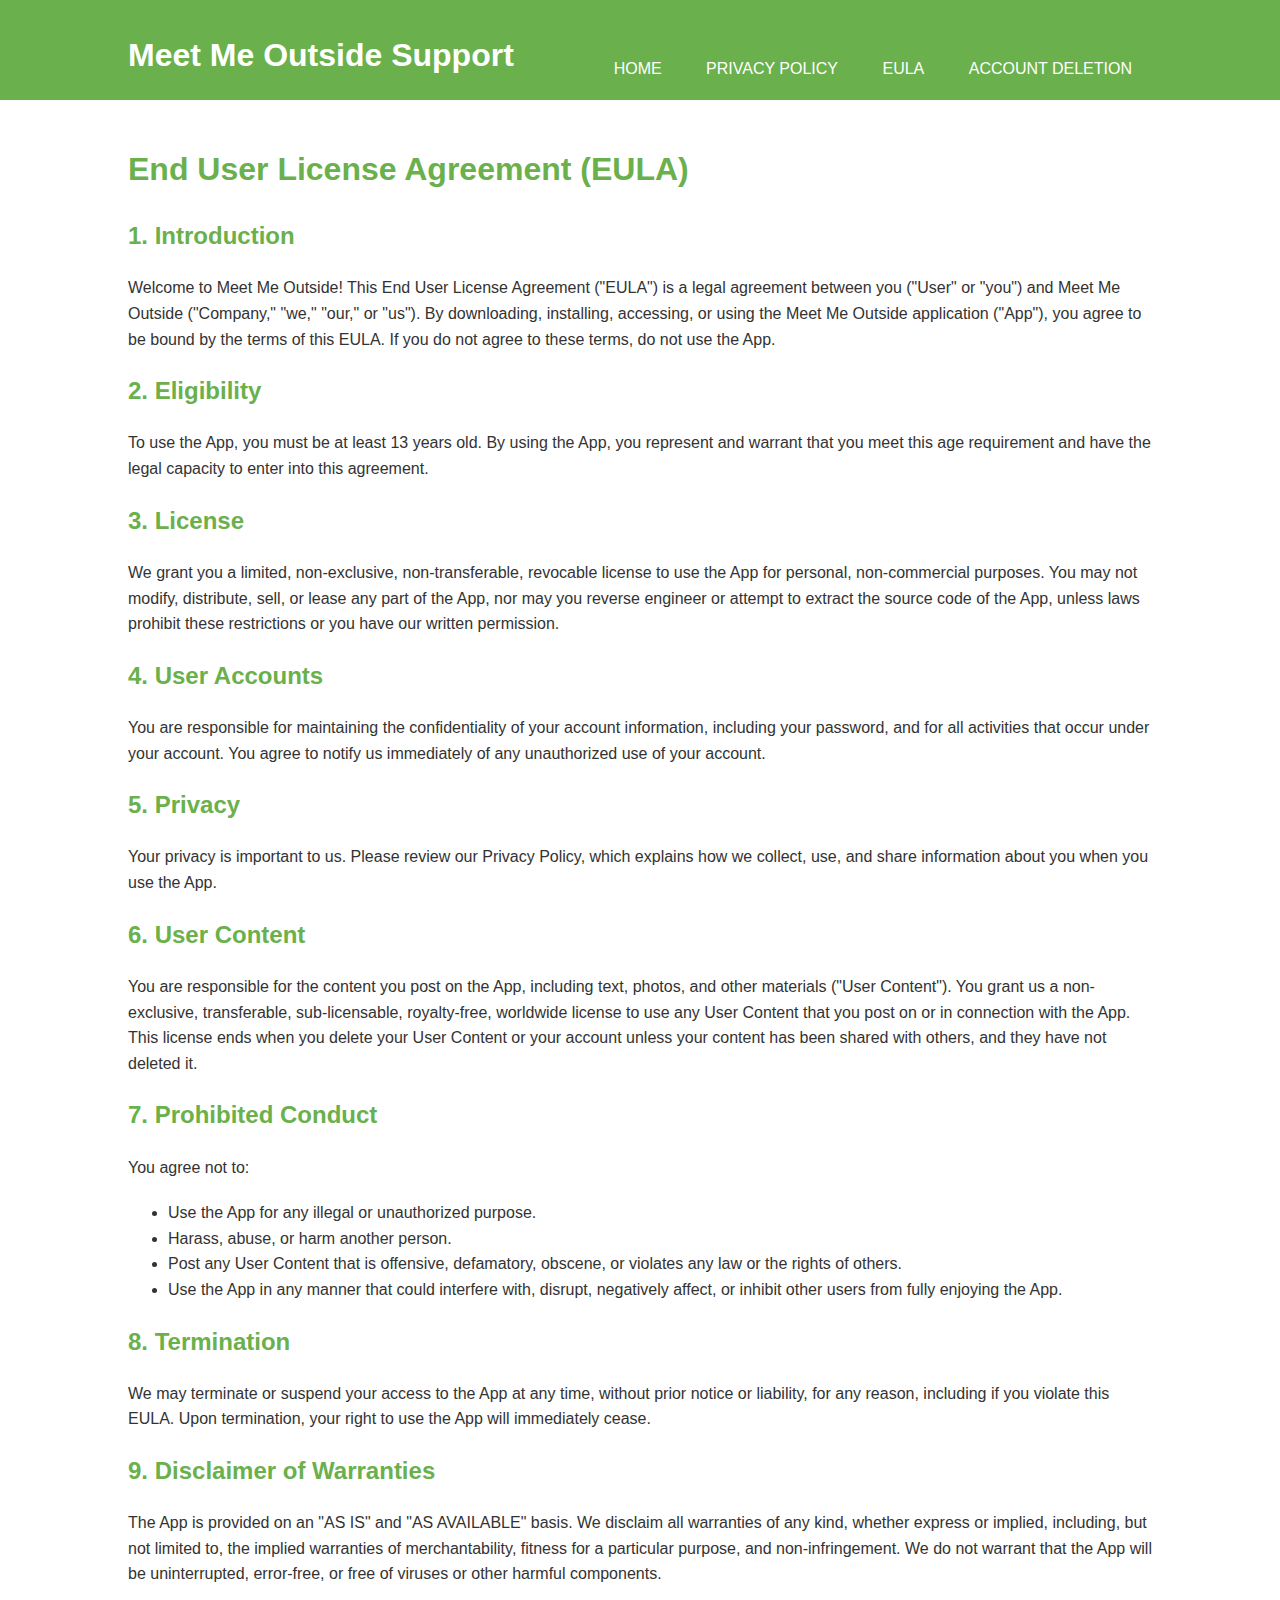
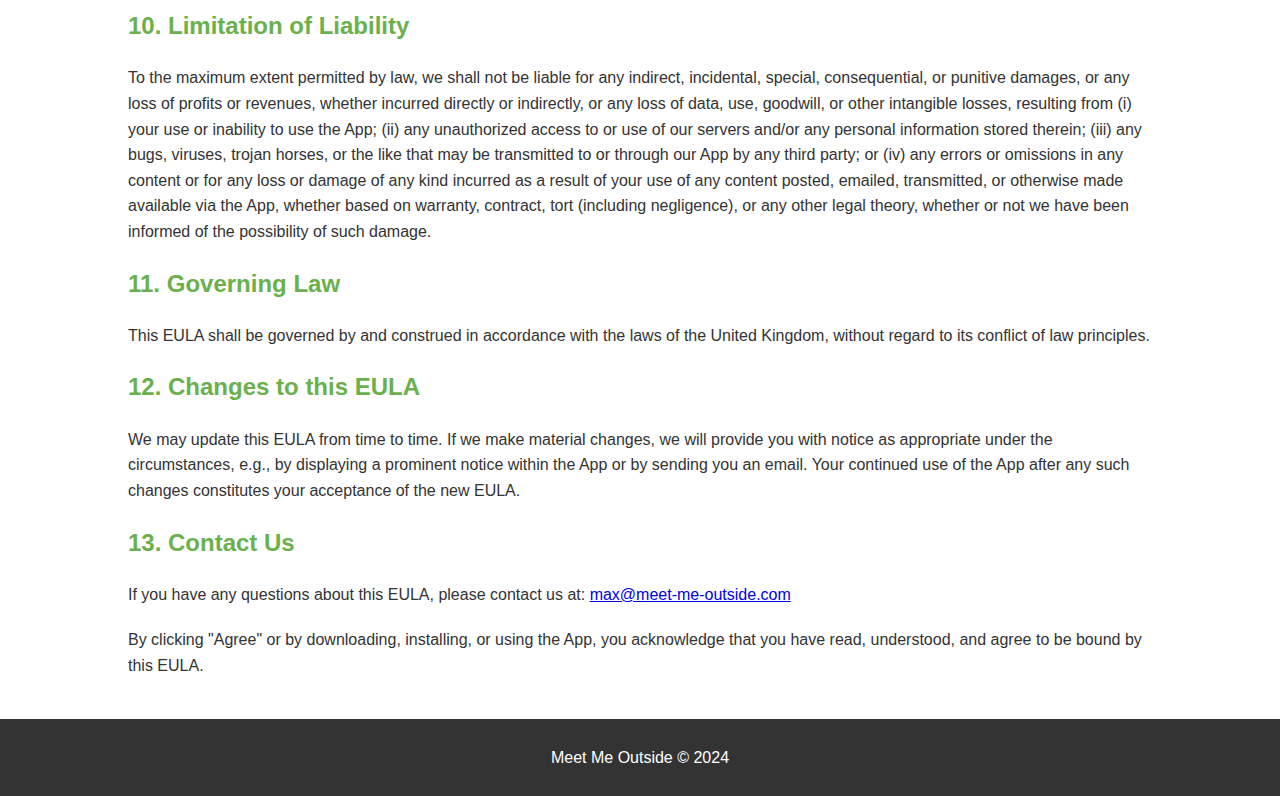
<file: EULA.html>
<!DOCTYPE html>
<html lang="en">
<head>
    <meta charset="UTF-8">
    <meta name="viewport" content="width=device-width, initial-scale=1.0">
    <title>End User License Agreement (EULA) - Meet Me Outside</title>
    <style>
        body {
            font-family: Arial, sans-serif;
            line-height: 1.6;
            color: #333;
            margin: 0;
            padding: 0;
        }
        .container {
            width: 80%;
            margin: auto;
            overflow: hidden;
        }
        header {
            background: #6ab04c;
            color: #fff;
            padding-top: 30px;
            min-height: 70px;
            border-bottom: #fff 3px solid;
        }
        header a {
            color: #fff;
            text-decoration: none;
            text-transform: uppercase;
            font-size: 16px;
        }
        header ul {
            padding: 0;
            list-style: none;
        }
        header li {
            display: inline;
            padding: 0 20px 0 20px;
        }
        header #branding {
            float: left;
        }
        header #branding h1 {
            margin: 0;
        }
        header nav {
            float: right;
            margin-top: 10px;
        }
        .content {
            padding: 20px 0;
        }
        .content h1, .content h2 {
            color: #6ab04c;
        }
        .content p {
            margin-bottom: 20px;
        }
        footer {
            background: #333;
            color: #fff;
            text-align: center;
            padding: 10px 0;
            position: relative;
            bottom: 0;
            width: 100%;
        }
    </style>
</head>
<body>
    <header>
        <div class="container">
            <div id="branding">
                <h1>Meet Me Outside Support</h1>
            </div>
            <nav>
                <ul>
                    <li><a href="index.html">Home</a></li>
                    <li><a href="privacy-policy.html">Privacy Policy</a></li>
                    <li><a href ="EULA.html">EULA</a></li>
                    <li><a href="account-deletion.html">Account Deletion</a></li>
                </ul>
            </nav>
        </div>
    </header>

    <div class="container content">
        <h1>End User License Agreement (EULA)</h1>

        <h2>1. Introduction</h2>
        <p>Welcome to Meet Me Outside! This End User License Agreement ("EULA") is a legal agreement between you ("User" or "you") and Meet Me Outside ("Company," "we," "our," or "us"). By downloading, installing, accessing, or using the Meet Me Outside application ("App"), you agree to be bound by the terms of this EULA. If you do not agree to these terms, do not use the App.</p>

        <h2>2. Eligibility</h2>
        <p>To use the App, you must be at least 13 years old. By using the App, you represent and warrant that you meet this age requirement and have the legal capacity to enter into this agreement.</p>

        <h2>3. License</h2>
        <p>We grant you a limited, non-exclusive, non-transferable, revocable license to use the App for personal, non-commercial purposes. You may not modify, distribute, sell, or lease any part of the App, nor may you reverse engineer or attempt to extract the source code of the App, unless laws prohibit these restrictions or you have our written permission.</p>

        <h2>4. User Accounts</h2>
        <p>You are responsible for maintaining the confidentiality of your account information, including your password, and for all activities that occur under your account. You agree to notify us immediately of any unauthorized use of your account.</p>

        <h2>5. Privacy</h2>
        <p>Your privacy is important to us. Please review our Privacy Policy, which explains how we collect, use, and share information about you when you use the App.</p>

        <h2>6. User Content</h2>
        <p>You are responsible for the content you post on the App, including text, photos, and other materials ("User Content"). You grant us a non-exclusive, transferable, sub-licensable, royalty-free, worldwide license to use any User Content that you post on or in connection with the App. This license ends when you delete your User Content or your account unless your content has been shared with others, and they have not deleted it.</p>

        <h2>7. Prohibited Conduct</h2>
        <p>You agree not to:</p>
        <ul>
            <li>Use the App for any illegal or unauthorized purpose.</li>
            <li>Harass, abuse, or harm another person.</li>
            <li>Post any User Content that is offensive, defamatory, obscene, or violates any law or the rights of others.</li>
            <li>Use the App in any manner that could interfere with, disrupt, negatively affect, or inhibit other users from fully enjoying the App.</li>
        </ul>

        <h2>8. Termination</h2>
        <p>We may terminate or suspend your access to the App at any time, without prior notice or liability, for any reason, including if you violate this EULA. Upon termination, your right to use the App will immediately cease.</p>

        <h2>9. Disclaimer of Warranties</h2>
        <p>The App is provided on an "AS IS" and "AS AVAILABLE" basis. We disclaim all warranties of any kind, whether express or implied, including, but not limited to, the implied warranties of merchantability, fitness for a particular purpose, and non-infringement. We do not warrant that the App will be uninterrupted, error-free, or free of viruses or other harmful components.</p>

        <h2>10. Limitation of Liability</h2>
        <p>To the maximum extent permitted by law, we shall not be liable for any indirect, incidental, special, consequential, or punitive damages, or any loss of profits or revenues, whether incurred directly or indirectly, or any loss of data, use, goodwill, or other intangible losses, resulting from (i) your use or inability to use the App; (ii) any unauthorized access to or use of our servers and/or any personal information stored therein; (iii) any bugs, viruses, trojan horses, or the like that may be transmitted to or through our App by any third party; or (iv) any errors or omissions in any content or for any loss or damage of any kind incurred as a result of your use of any content posted, emailed, transmitted, or otherwise made available via the App, whether based on warranty, contract, tort (including negligence), or any other legal theory, whether or not we have been informed of the possibility of such damage.</p>

        <h2>11. Governing Law</h2>
        <p>This EULA shall be governed by and construed in accordance with the laws of the United Kingdom, without regard to its conflict of law principles.</p>

        <h2>12. Changes to this EULA</h2>
        <p>We may update this EULA from time to time. If we make material changes, we will provide you with notice as appropriate under the circumstances, e.g., by displaying a prominent notice within the App or by sending you an email. Your continued use of the App after any such changes constitutes your acceptance of the new EULA.</p>

        <h2>13. Contact Us</h2>
        <p>If you have any questions about this EULA, please contact us at: <a href="mailto:max@meet-me-outside.com">max@meet-me-outside.com</a></p>

        <p>By clicking "Agree" or by downloading, installing, or using the App, you acknowledge that you have read, understood, and agree to be bound by this EULA.</p>
    </div>

    <footer>
        <p>Meet Me Outside &copy; 2024</p>
    </footer>
</body>
</html>
</file>
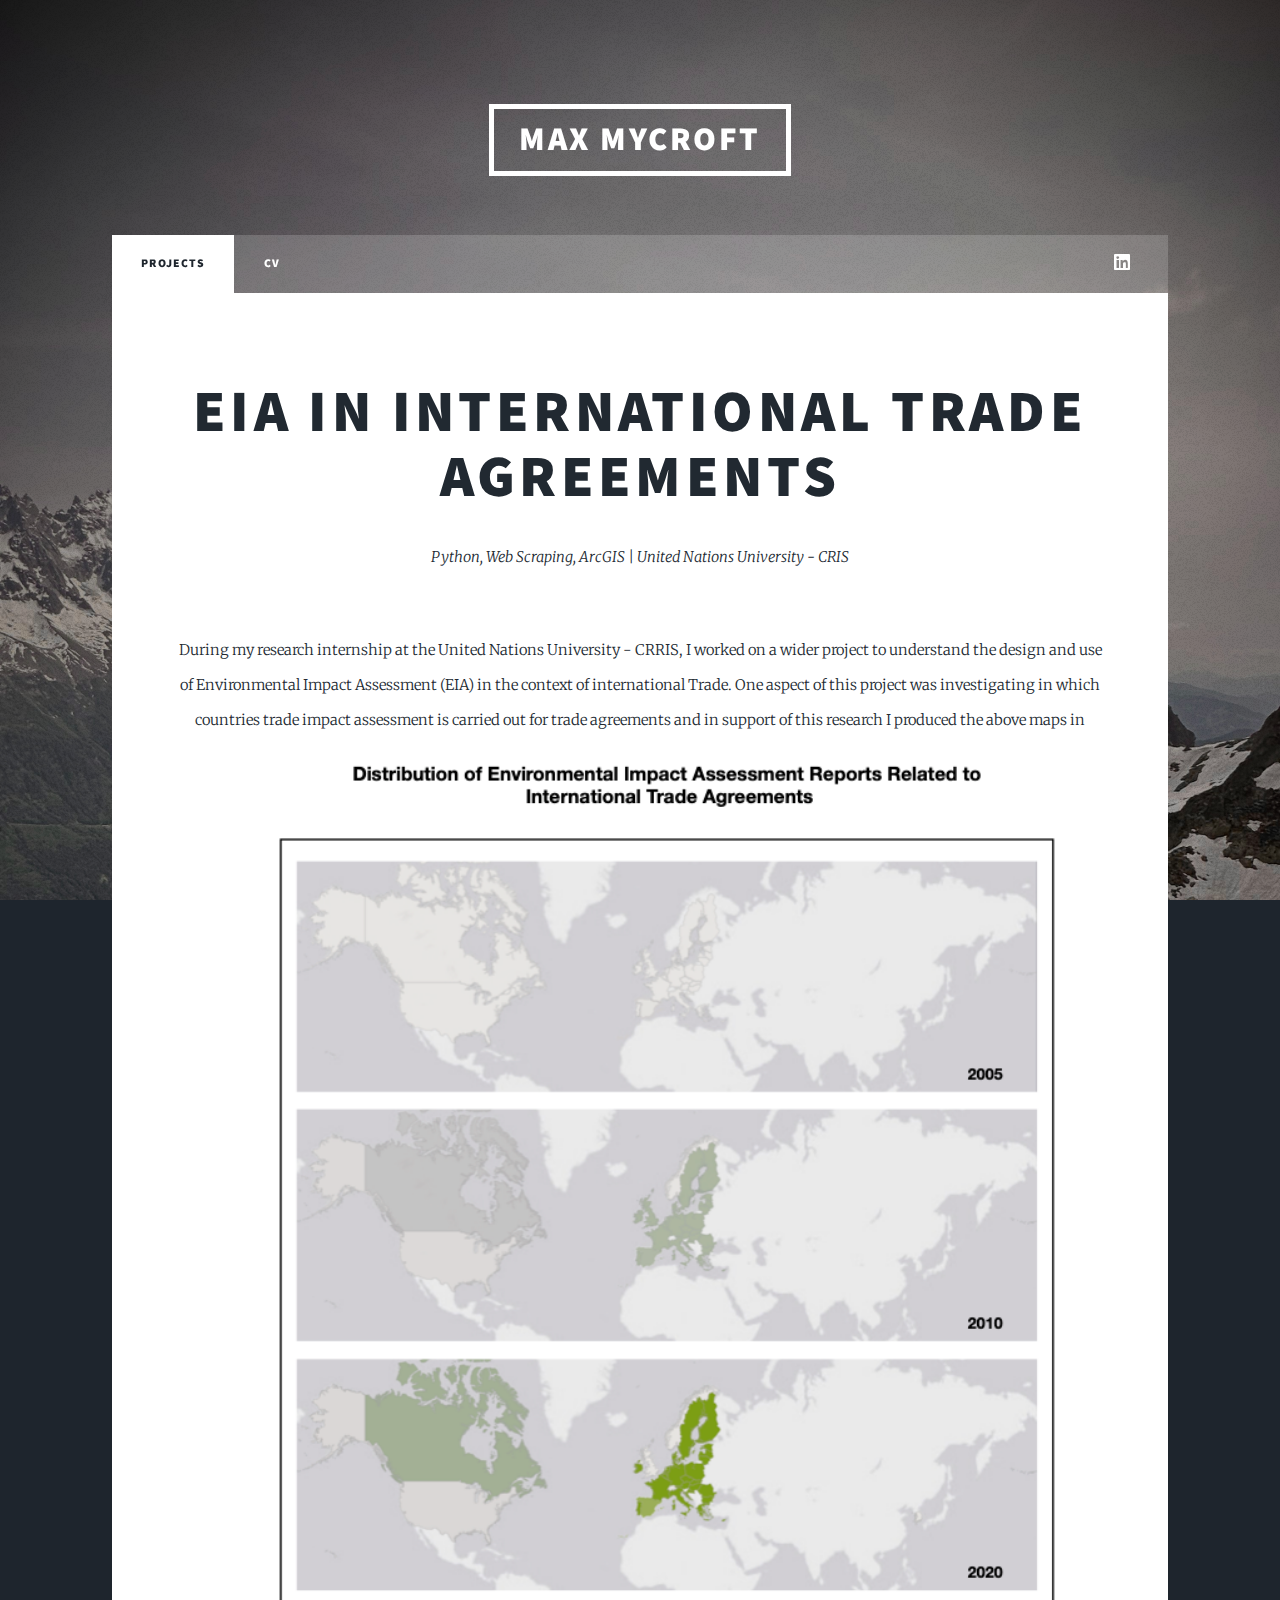
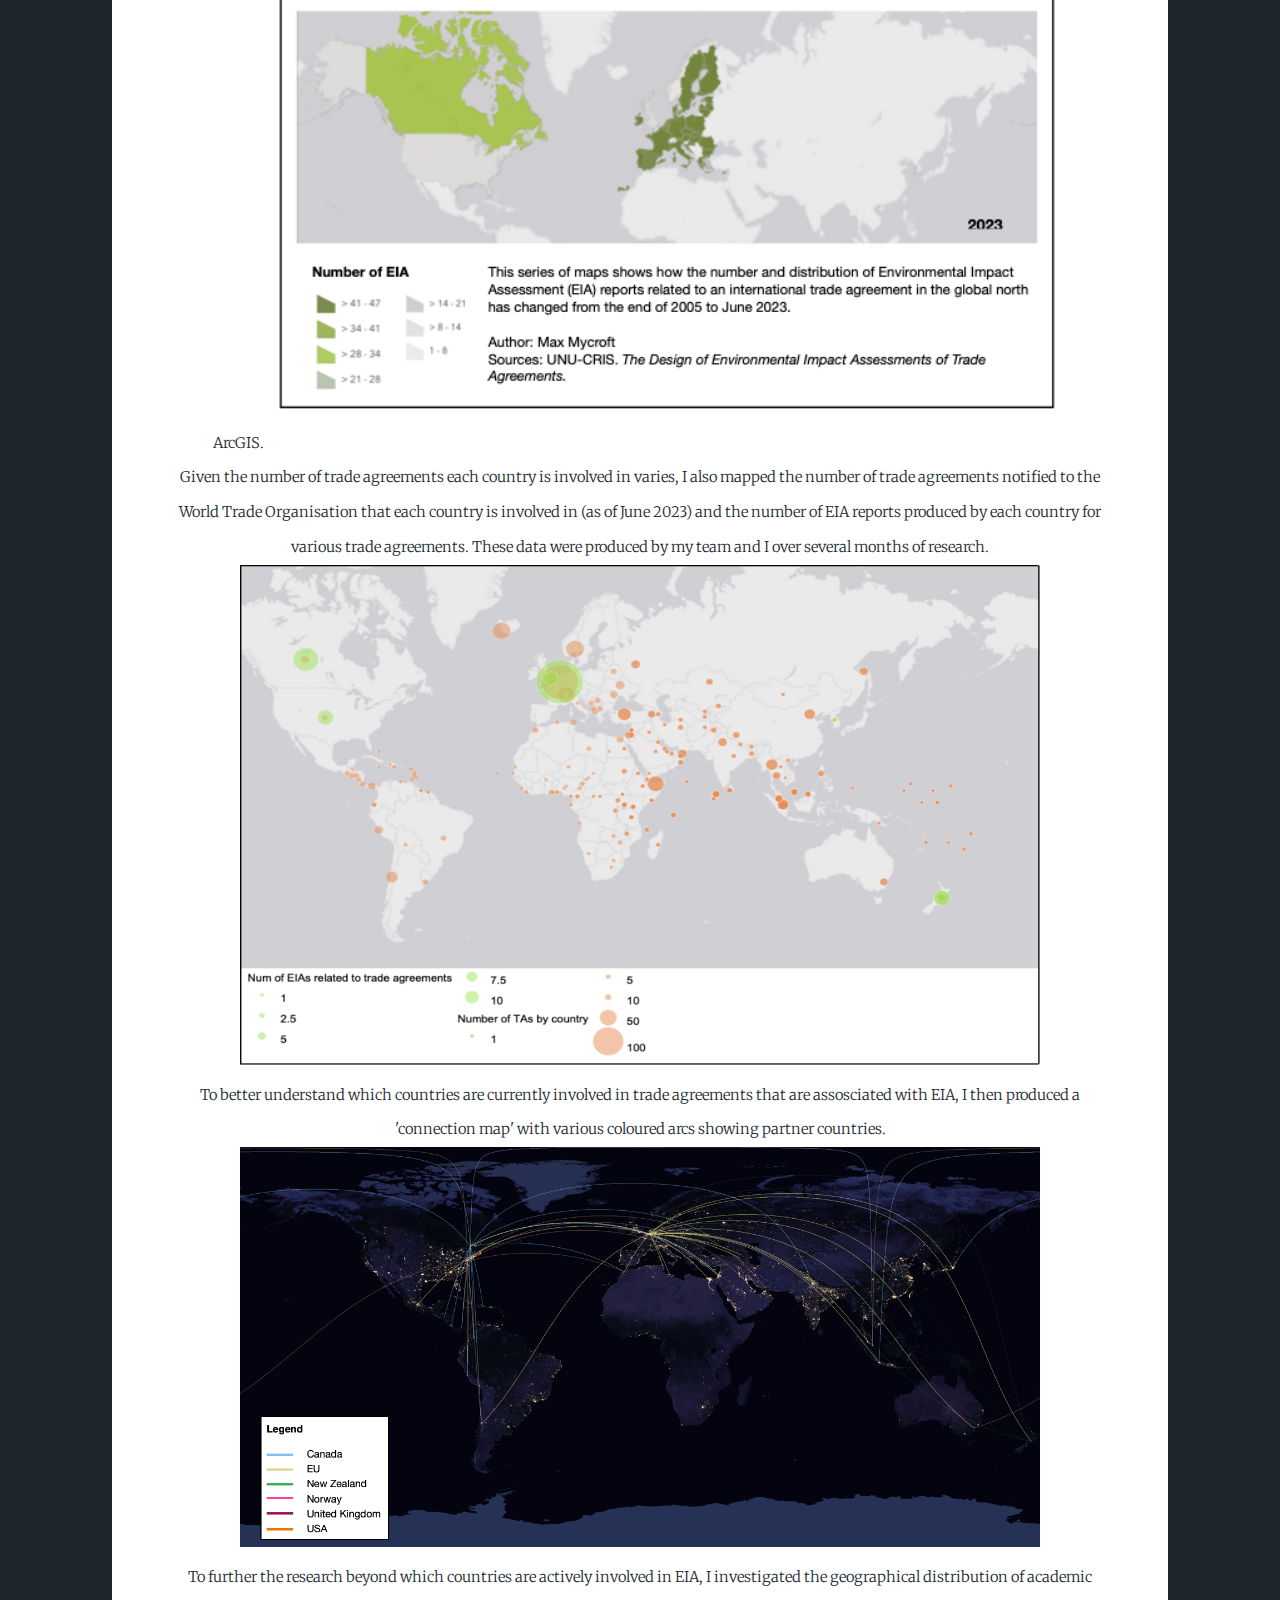
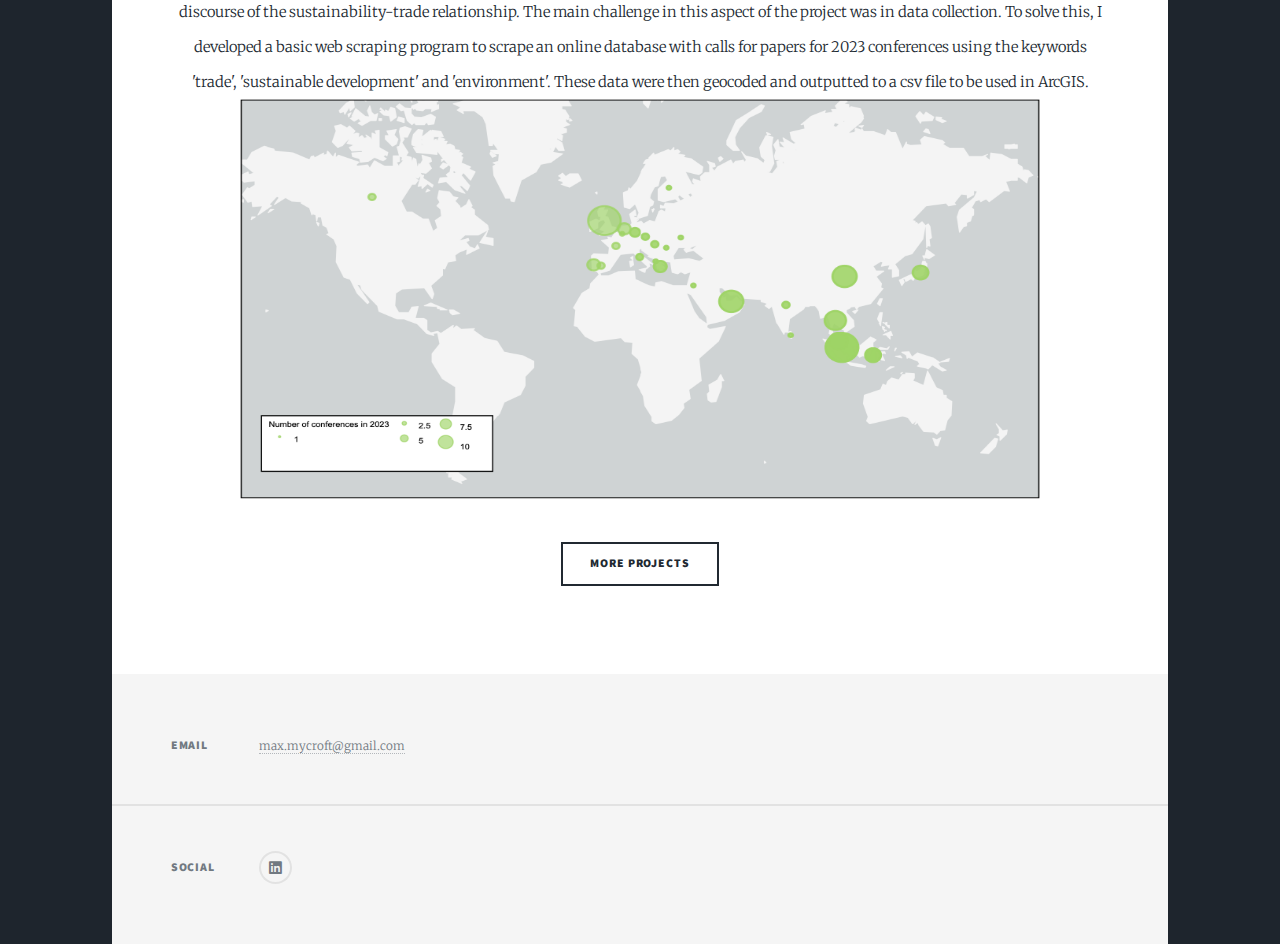
<file: featuredProj.html>
<!DOCTYPE HTML>

<html>
	<head>
		<title>Portfolio - Max Mycroft</title>
		<meta charset="utf-8" />
		<meta name="viewport" content="width=device-width, initial-scale=1, user-scalable=no" />
		<link rel="stylesheet" href="assets/css/main.css" />
        <link rel="stylesheet" href="assets/css/slideshowStyles.css" />
		<noscript><link rel="stylesheet" href="assets/css/noscript.css" /></noscript>
	</head>
	<body class="is-preload">

		<!-- Wrapper -->
			<div id="wrapper" class="fade-in">

				

				<!-- Header -->
					<header id="header">
						<a href="index.html" class="logo">Max Mycroft</a>
					</header>

				<!-- Nav -->
					<nav id="nav">
						<ul class="links">
							<li class="active"><a href="index.html">Projects</a></li>
							<li><a href="CV.html">CV</a></li>
						</ul>
						<ul class="icons">
							<li><a href="https://www.linkedin.com/in/max-mycroft/" class="icon brands fa-linkedin"><span class="label">LinkedIn</span></a></li>
						</ul>
					</nav>

				<!-- Main -->
					<div id="main">

						<!-- Projects Intro-->
							<article class="post featured">
								<header class="major">

									<h2><a href="#">EIA in International Trade Agreements </a></h2>
									<p>Python, Web Scraping, ArcGIS | United Nations University - CRIS </p>
								</header>
								
                                <!--carousel-->
                                
								<p><div>
                                    

                                          During my research internship at the United Nations University - CRRIS, I worked on a wider project to
                                          understand the design and use of Environmental Impact Assessment (EIA) in the context of international 
                                          Trade. One aspect of this project was investigating in which countries trade impact assessment 
                                          is carried out for trade agreements and in support of this research I produced the 
                                          above maps in ArcGIS. 

                                          <img src="images/maps/EIA2005-2023.png" width="800"/>

                                          <br>Given the number of trade agreements each country is involved in varies, 
                                          I also mapped the number of trade agreements notified to the World Trade Organisation
                                          that each country is involved in (as of June 2023) and the number of EIA reports produced by 
                                          each country for various trade agreements. These data were produced by my team and I over several months of 
                                          research.</br>

                                          <img src="images/maps/bubbleMap.png" width="800" height="500" />

                                          <br>To better understand which countries are currently involved in trade agreements that are assosciated with EIA, 
                                          I then produced a 'connection map' with various coloured arcs showing partner countries.</br>

                                          <img src="images/maps/connectionMap.png" width="800" height="400" />

                                          <br>To further the research beyond which countries are actively involved in EIA, I investigated the geographical
                                          distribution of academic discourse of the sustainability-trade relationship. The main challenge in this aspect
                                          of the project was in data collection. To solve this, I developed a basic web scraping program to scrape an online
                                          database with calls for 
                                          papers for 2023 conferences using the keywords 'trade', 'sustainable development' and 'environment'. These data were
                                        then geocoded and outputted to a csv file to be used in ArcGIS. </br>

                                        <img src="images/maps/conferenceMap.png" width="800" height="400"/>

                                </div></p> 
                                <ul class="actions special">
									<li><a href="index.html" class="button">More Projects</a></li>
							</article>

						
					</div>

				<!-- Footer -->
					<footer id="footer">
						<section class="split contact">
							
							<section>
								<h3>Email</h3>
								<p><a href="#">max.mycroft@gmail.com</a></p>
							</section>
							<section>
								<h3>Social</h3>
								<ul class="icons alt">
									<li><a href="#" class="icon brands alt fa-linkedin"><span class="label">GitHub</span></a></li>
								</ul>
							</section>
						</section>
					</footer>

			</div>

		<!-- Scripts -->
			<script src="assets/js/jquery.min.js"></script>
			<script src="assets/js/jquery.scrollex.min.js"></script>
			<script src="assets/js/jquery.scrolly.min.js"></script>
			<script src="assets/js/browser.min.js"></script>
			<script src="assets/js/breakpoints.min.js"></script>
			<script src="assets/js/util.js"></script>
			<script src="assets/js/main.js"></script>

	</body>
</html>
</file>
<file: assets/css/slideshowStyles.css>
.scrolling-wrapper {
    overflow-x: scroll;
    overflow-y: hidden;
    white-space: nowrap;
    -webkit-overflow-scrolling: touch;
    
  
    .card {
      display: inline-block;
      justify-content: center;
      width: fit-content;
      top: 0;
    }
  }
</file>
<file: assets/css/main.css>
@import url(fontawesome-all.min.css);
@import url("https://fonts.googleapis.com/css?family=Merriweather:300,700,300italic,700italic|Source+Sans+Pro:900");



html, body, div, span, applet, object,
iframe, h1, h2, h3, h4, h5, h6, p, blockquote,
pre, a, abbr, acronym, address, big, cite,
code, del, dfn, em, img, ins, kbd, q, s, samp,
small, strike, strong, sub, sup, tt, var, b,
u, i, center, dl, dt, dd, ol, ul, li, fieldset,
form, label, legend, table, caption, tbody,
tfoot, thead, tr, th, td, article, aside,
canvas, details, embed, figure, figcaption,
footer, header, hgroup, menu, nav, output, ruby,
section, summary, time, mark, audio, video {
	margin: 0;
	padding: 0;
	border: 0;
	font-size: 100%;
	font: inherit;
	vertical-align: baseline;}

article, aside, details, figcaption, figure,
footer, header, hgroup, menu, nav, section {
	display: block;}

body {
	line-height: 1;
}

ol, ul {
	list-style: none;
}

blockquote, q {
	quotes: none;
}

	blockquote:before, blockquote:after, q:before, q:after {
		content: '';
		content: none;
	}

table {
	border-collapse: collapse;
	border-spacing: 0;
}

body {
	-webkit-text-size-adjust: none;
}

mark {
	background-color: transparent;
	color: inherit;
}

input::-moz-focus-inner {
	border: 0;
	padding: 0;
}

input, select, textarea {
	-moz-appearance: none;
	-webkit-appearance: none;
	-ms-appearance: none;
	appearance: none;
}

center {
	margin: auto;
	width: 50%;
	border: 3px solid green;
	padding: 10px;
  }

/* Basic */

	@-ms-viewport {
		width: device-width;
	}

	body {
		-ms-overflow-style: scrollbar;
	}

	@media screen and (max-width: 480px) {

		html, body {
			min-width: 320px;
		}

	}

	html {
		box-sizing: border-box;
	}

	*, *:before, *:after {
		box-sizing: inherit;
	}

	body {
		background-color: #1e252d;
	}

		body.is-preload *, body.is-preload *:before, body.is-preload *:after {
			-moz-animation: none !important;
			-webkit-animation: none !important;
			-ms-animation: none !important;
			animation: none !important;
			-moz-transition: none !important;
			-webkit-transition: none !important;
			-ms-transition: none !important;
			transition: none !important;
		}

/* Type */

	html {
		font-size: 16pt;
	}

		@media screen and (max-width: 1680px) {

			html {
				font-size: 12pt;
			}

		}

		@media screen and (max-width: 1280px) {

			html {
				font-size: 11pt;
			}

		}

		@media screen and (max-width: 360px) {

			html {
				font-size: 10pt;
			}

		}

	body {
		color: #212931;
	}

	body, input, select, textarea {
		font-family: "Merriweather", Georgia, serif;
		font-weight: 300;
		font-size: 1rem;
		line-height: 2.375;
	}

	a {
		-moz-transition: color 0.2s ease-in-out, background-color 0.2s ease-in-out, border-color 0.2s ease-in-out, box-shadow 0.2s ease-in-out;
		-webkit-transition: color 0.2s ease-in-out, background-color 0.2s ease-in-out, border-color 0.2s ease-in-out, box-shadow 0.2s ease-in-out;
		-ms-transition: color 0.2s ease-in-out, background-color 0.2s ease-in-out, border-color 0.2s ease-in-out, box-shadow 0.2s ease-in-out;
		transition: color 0.2s ease-in-out, background-color 0.2s ease-in-out, border-color 0.2s ease-in-out, box-shadow 0.2s ease-in-out;
		border-bottom: dotted 1px;
		text-decoration: none;
	}

		a:hover {
			border-bottom-color: transparent;
		}

	strong, b {
		font-weight: 600;
	}

	em, i {
		font-style: italic;
	}

	p {
		text-align: justify;
		margin: 0 0 2rem 0;
	}

	h1, h2, h3, h4, h5, h6 {
		font-family: "Source Sans Pro", Helvetica, sans-serif;
		font-weight: 900;
		line-height: 1.5;
		letter-spacing: 0.075em;
		text-transform: uppercase;
		margin: 0 0 1rem 0;
	}

		h1 a, h2 a, h3 a, h4 a, h5 a, h6 a {
			border-bottom: 0;
			color: inherit;
			text-decoration: none;
		}

	h1 {
		font-size: 4rem;
		line-height: 1.1;
		margin: 0 0 2rem 0;
	}

	h2 {
		font-size: 1.75rem;
		line-height: 1.3;
		margin: 0 0 1.5rem 0;
	}

	h3 {
		font-size: 1.25rem;
		margin: 0 0 1.5rem 0;
	}

	h4 {
		font-size: 1rem;
	}

	h5 {
		font-size: 0.9rem;
	}

	h6 {
		font-size: 0.8rem;
	}

	sub {
		font-size: 0.8rem;
		position: relative;
		top: 0.5rem;
	}

	sup {
		font-size: 0.8rem;
		position: relative;
		top: -0.5rem;
	}

	blockquote {
		border-left: solid 4px;
		font-style: italic;
		margin: 0 0 2rem 0;
		padding: 0.5rem 0 0.5rem 2rem;
	}

	code {
		border: solid 2px;
		font-family: "Courier New", monospace;
		font-size: 0.9rem;
		margin: 0 0.25rem;
		padding: 0.25rem 0.65rem;
	}

	pre {
		-webkit-overflow-scrolling: touch;
		font-family: "Courier New", monospace;
		font-size: 0.9rem;
		margin: 0 0 2rem 0;
	}

		pre code {
			display: block;
			line-height: 1.75;
			padding: 1rem 1.5rem;
			overflow-x: auto;
		}

	hr {
		border: 0;
		border-bottom: solid 2px;
		margin: 3rem 0;
	}

		hr.major {
			margin: 5rem 0;
		}

	.align-left {
		text-align: left;
	}

	.align-center {
		text-align: center;
	}

	.align-right {
		text-align: right;
	}

	input, select, textarea {
		color: #212931;
	}

	a {
		color: #212931;
		border-bottom-color: rgba(33, 41, 49, 0.5);
	}

		a:hover {
			border-bottom-color: transparent;
			color: #18bfef !important;
		}

	strong, b {
		color: #212931;
	}

	h1, h2, h3, h4, h5, h6 {
		color: #212931;
	}

	blockquote {
		border-left-color: #eeeeee;
	}

	code {
		background: rgba(220, 220, 220, 0.25);
		border-color: #eeeeee;
	}

	hr {
		border-bottom-color: #eeeeee;
	}

/* Row */

	.row {
		display: flex;
		flex-wrap: wrap;
		box-sizing: border-box;
		align-items: stretch;
	}

		.row > * {
			box-sizing: border-box;
		}

		.row.gtr-uniform > * > :last-child {
			margin-bottom: 0;
		}

		.row.aln-left {
			justify-content: flex-start;
		}

		.row.aln-center {
			justify-content: center;
		}

		.row.aln-right {
			justify-content: flex-end;
		}

		.row.aln-top {
			align-items: flex-start;
		}

		.row.aln-middle {
			align-items: center;
		}

		.row.aln-bottom {
			align-items: flex-end;
		}

		.row > .imp {
			order: -1;
		}

		.row > .col-1 {
			width: 8.33333%;
		}

		.row > .off-1 {
			margin-left: 8.33333%;
		}

		.row > .col-2 {
			width: 16.66667%;
		}

		.row > .off-2 {
			margin-left: 16.66667%;
		}

		.row > .col-3 {
			width: 25%;
		}

		.row > .off-3 {
			margin-left: 25%;
		}

		.row > .col-4 {
			width: 33.33333%;
		}

		.row > .off-4 {
			margin-left: 33.33333%;
		}

		.row > .col-5 {
			width: 41.66667%;
		}

		.row > .off-5 {
			margin-left: 41.66667%;
		}

		.row > .col-6 {
			width: 50%;
		}

		.row > .off-6 {
			margin-left: 50%;
		}

		.row > .col-7 {
			width: 58.33333%;
		}

		.row > .off-7 {
			margin-left: 58.33333%;
		}

		.row > .col-8 {
			width: 66.66667%;
		}

		.row > .off-8 {
			margin-left: 66.66667%;
		}

		.row > .col-9 {
			width: 75%;
		}

		.row > .off-9 {
			margin-left: 75%;
		}

		.row > .col-10 {
			width: 83.33333%;
		}

		.row > .off-10 {
			margin-left: 83.33333%;
		}

		.row > .col-11 {
			width: 91.66667%;
		}

		.row > .off-11 {
			margin-left: 91.66667%;
		}

		.row > .col-12 {
			width: 100%;
		}

		.row > .off-12 {
			margin-left: 100%;
		}

		.row.gtr-0 {
			margin-top: 0;
			margin-left: 0rem;
		}

			.row.gtr-0 > * {
				padding: 0 0 0 0rem;
			}

			.row.gtr-0.gtr-uniform {
				margin-top: 0rem;
			}

				.row.gtr-0.gtr-uniform > * {
					padding-top: 0rem;
				}

		.row.gtr-25 {
			margin-top: 0;
			margin-left: -0.375rem;
		}

			.row.gtr-25 > * {
				padding: 0 0 0 0.375rem;
			}

			.row.gtr-25.gtr-uniform {
				margin-top: -0.375rem;
			}

				.row.gtr-25.gtr-uniform > * {
					padding-top: 0.375rem;
				}

		.row.gtr-50 {
			margin-top: 0;
			margin-left: -0.75rem;
		}

			.row.gtr-50 > * {
				padding: 0 0 0 0.75rem;
			}

			.row.gtr-50.gtr-uniform {
				margin-top: -0.75rem;
			}

				.row.gtr-50.gtr-uniform > * {
					padding-top: 0.75rem;
				}

		.row {
			margin-top: 0;
			margin-left: -1.5rem;
		}

			.row > * {
				padding: 0 0 0 1.5rem;
			}

			.row.gtr-uniform {
				margin-top: -1.5rem;
			}

				.row.gtr-uniform > * {
					padding-top: 1.5rem;
				}

		.row.gtr-150 {
			margin-top: 0;
			margin-left: -2.25rem;
		}

			.row.gtr-150 > * {
				padding: 0 0 0 2.25rem;
			}

			.row.gtr-150.gtr-uniform {
				margin-top: -2.25rem;
			}

				.row.gtr-150.gtr-uniform > * {
					padding-top: 2.25rem;
				}

		.row.gtr-200 {
			margin-top: 0;
			margin-left: -3rem;
		}

			.row.gtr-200 > * {
				padding: 0 0 0 3rem;
			}

			.row.gtr-200.gtr-uniform {
				margin-top: -3rem;
			}

				.row.gtr-200.gtr-uniform > * {
					padding-top: 3rem;
				}

		@media screen and (max-width: 1680px) {

			.row {
				display: flex;
				flex-wrap: wrap;
				box-sizing: border-box;
				align-items: stretch;
			}

				.row > * {
					box-sizing: border-box;
				}

				.row.gtr-uniform > * > :last-child {
					margin-bottom: 0;
				}

				.row.aln-left {
					justify-content: flex-start;
				}

				.row.aln-center {
					justify-content: center;
				}

				.row.aln-right {
					justify-content: flex-end;
				}

				.row.aln-top {
					align-items: flex-start;
				}

				.row.aln-middle {
					align-items: center;
				}

				.row.aln-bottom {
					align-items: flex-end;
				}

				.row > .imp-xlarge {
					order: -1;
				}

				.row > .col-1-xlarge {
					width: 8.33333%;
				}

				.row > .off-1-xlarge {
					margin-left: 8.33333%;
				}

				.row > .col-2-xlarge {
					width: 16.66667%;
				}

				.row > .off-2-xlarge {
					margin-left: 16.66667%;
				}

				.row > .col-3-xlarge {
					width: 25%;
				}

				.row > .off-3-xlarge {
					margin-left: 25%;
				}

				.row > .col-4-xlarge {
					width: 33.33333%;
				}

				.row > .off-4-xlarge {
					margin-left: 33.33333%;
				}

				.row > .col-5-xlarge {
					width: 41.66667%;
				}

				.row > .off-5-xlarge {
					margin-left: 41.66667%;
				}

				.row > .col-6-xlarge {
					width: 50%;
				}

				.row > .off-6-xlarge {
					margin-left: 50%;
				}

				.row > .col-7-xlarge {
					width: 58.33333%;
				}

				.row > .off-7-xlarge {
					margin-left: 58.33333%;
				}

				.row > .col-8-xlarge {
					width: 66.66667%;
				}

				.row > .off-8-xlarge {
					margin-left: 66.66667%;
				}

				.row > .col-9-xlarge {
					width: 75%;
				}

				.row > .off-9-xlarge {
					margin-left: 75%;
				}

				.row > .col-10-xlarge {
					width: 83.33333%;
				}

				.row > .off-10-xlarge {
					margin-left: 83.33333%;
				}

				.row > .col-11-xlarge {
					width: 91.66667%;
				}

				.row > .off-11-xlarge {
					margin-left: 91.66667%;
				}

				.row > .col-12-xlarge {
					width: 100%;
				}

				.row > .off-12-xlarge {
					margin-left: 100%;
				}

				.row.gtr-0 {
					margin-top: 0;
					margin-left: 0rem;
				}

					.row.gtr-0 > * {
						padding: 0 0 0 0rem;
					}

					.row.gtr-0.gtr-uniform {
						margin-top: 0rem;
					}

						.row.gtr-0.gtr-uniform > * {
							padding-top: 0rem;
						}

				.row.gtr-25 {
					margin-top: 0;
					margin-left: -0.375rem;
				}

					.row.gtr-25 > * {
						padding: 0 0 0 0.375rem;
					}

					.row.gtr-25.gtr-uniform {
						margin-top: -0.375rem;
					}

						.row.gtr-25.gtr-uniform > * {
							padding-top: 0.375rem;
						}

				.row.gtr-50 {
					margin-top: 0;
					margin-left: -0.75rem;
				}

					.row.gtr-50 > * {
						padding: 0 0 0 0.75rem;
					}

					.row.gtr-50.gtr-uniform {
						margin-top: -0.75rem;
					}

						.row.gtr-50.gtr-uniform > * {
							padding-top: 0.75rem;
						}

				.row {
					margin-top: 0;
					margin-left: -1.5rem;
				}

					.row > * {
						padding: 0 0 0 1.5rem;
					}

					.row.gtr-uniform {
						margin-top: -1.5rem;
					}

						.row.gtr-uniform > * {
							padding-top: 1.5rem;
						}

				.row.gtr-150 {
					margin-top: 0;
					margin-left: -2.25rem;
				}

					.row.gtr-150 > * {
						padding: 0 0 0 2.25rem;
					}

					.row.gtr-150.gtr-uniform {
						margin-top: -2.25rem;
					}

						.row.gtr-150.gtr-uniform > * {
							padding-top: 2.25rem;
						}

				.row.gtr-200 {
					margin-top: 0;
					margin-left: -3rem;
				}

					.row.gtr-200 > * {
						padding: 0 0 0 3rem;
					}

					.row.gtr-200.gtr-uniform {
						margin-top: -3rem;
					}

						.row.gtr-200.gtr-uniform > * {
							padding-top: 3rem;
						}

		}

		@media screen and (max-width: 1280px) {

			.row {
				display: flex;
				flex-wrap: wrap;
				box-sizing: border-box;
				align-items: stretch;
			}

				.row > * {
					box-sizing: border-box;
				}

				.row.gtr-uniform > * > :last-child {
					margin-bottom: 0;
				}

				.row.aln-left {
					justify-content: flex-start;
				}

				.row.aln-center {
					justify-content: center;
				}

				.row.aln-right {
					justify-content: flex-end;
				}

				.row.aln-top {
					align-items: flex-start;
				}

				.row.aln-middle {
					align-items: center;
				}

				.row.aln-bottom {
					align-items: flex-end;
				}

				.row > .imp-large {
					order: -1;
				}

				.row > .col-1-large {
					width: 8.33333%;
				}

				.row > .off-1-large {
					margin-left: 8.33333%;
				}

				.row > .col-2-large {
					width: 16.66667%;
				}

				.row > .off-2-large {
					margin-left: 16.66667%;
				}

				.row > .col-3-large {
					width: 25%;
				}

				.row > .off-3-large {
					margin-left: 25%;
				}

				.row > .col-4-large {
					width: 33.33333%;
				}

				.row > .off-4-large {
					margin-left: 33.33333%;
				}

				.row > .col-5-large {
					width: 41.66667%;
				}

				.row > .off-5-large {
					margin-left: 41.66667%;
				}

				.row > .col-6-large {
					width: 50%;
				}

				.row > .off-6-large {
					margin-left: 50%;
				}

				.row > .col-7-large {
					width: 58.33333%;
				}

				.row > .off-7-large {
					margin-left: 58.33333%;
				}

				.row > .col-8-large {
					width: 66.66667%;
				}

				.row > .off-8-large {
					margin-left: 66.66667%;
				}

				.row > .col-9-large {
					width: 75%;
				}

				.row > .off-9-large {
					margin-left: 75%;
				}

				.row > .col-10-large {
					width: 83.33333%;
				}

				.row > .off-10-large {
					margin-left: 83.33333%;
				}

				.row > .col-11-large {
					width: 91.66667%;
				}

				.row > .off-11-large {
					margin-left: 91.66667%;
				}

				.row > .col-12-large {
					width: 100%;
				}

				.row > .off-12-large {
					margin-left: 100%;
				}

				.row.gtr-0 {
					margin-top: 0;
					margin-left: 0rem;
				}

					.row.gtr-0 > * {
						padding: 0 0 0 0rem;
					}

					.row.gtr-0.gtr-uniform {
						margin-top: 0rem;
					}

						.row.gtr-0.gtr-uniform > * {
							padding-top: 0rem;
						}

				.row.gtr-25 {
					margin-top: 0;
					margin-left: -0.375rem;
				}

					.row.gtr-25 > * {
						padding: 0 0 0 0.375rem;
					}

					.row.gtr-25.gtr-uniform {
						margin-top: -0.375rem;
					}

						.row.gtr-25.gtr-uniform > * {
							padding-top: 0.375rem;
						}

				.row.gtr-50 {
					margin-top: 0;
					margin-left: -0.75rem;
				}

					.row.gtr-50 > * {
						padding: 0 0 0 0.75rem;
					}

					.row.gtr-50.gtr-uniform {
						margin-top: -0.75rem;
					}

						.row.gtr-50.gtr-uniform > * {
							padding-top: 0.75rem;
						}

				.row {
					margin-top: 0;
					margin-left: -1.5rem;
				}

					.row > * {
						padding: 0 0 0 1.5rem;
					}

					.row.gtr-uniform {
						margin-top: -1.5rem;
					}

						.row.gtr-uniform > * {
							padding-top: 1.5rem;
						}

				.row.gtr-150 {
					margin-top: 0;
					margin-left: -2.25rem;
				}

					.row.gtr-150 > * {
						padding: 0 0 0 2.25rem;
					}

					.row.gtr-150.gtr-uniform {
						margin-top: -2.25rem;
					}

						.row.gtr-150.gtr-uniform > * {
							padding-top: 2.25rem;
						}

				.row.gtr-200 {
					margin-top: 0;
					margin-left: -3rem;
				}

					.row.gtr-200 > * {
						padding: 0 0 0 3rem;
					}

					.row.gtr-200.gtr-uniform {
						margin-top: -3rem;
					}

						.row.gtr-200.gtr-uniform > * {
							padding-top: 3rem;
						}

		}

		@media screen and (max-width: 980px) {

			.row {
				display: flex;
				flex-wrap: wrap;
				box-sizing: border-box;
				align-items: stretch;
			}

				.row > * {
					box-sizing: border-box;
				}

				.row.gtr-uniform > * > :last-child {
					margin-bottom: 0;
				}

				.row.aln-left {
					justify-content: flex-start;
				}

				.row.aln-center {
					justify-content: center;
				}

				.row.aln-right {
					justify-content: flex-end;
				}

				.row.aln-top {
					align-items: flex-start;
				}

				.row.aln-middle {
					align-items: center;
				}

				.row.aln-bottom {
					align-items: flex-end;
				}

				.row > .imp-medium {
					order: -1;
				}

				.row > .col-1-medium {
					width: 8.33333%;
				}

				.row > .off-1-medium {
					margin-left: 8.33333%;
				}

				.row > .col-2-medium {
					width: 16.66667%;
				}

				.row > .off-2-medium {
					margin-left: 16.66667%;
				}

				.row > .col-3-medium {
					width: 25%;
				}

				.row > .off-3-medium {
					margin-left: 25%;
				}

				.row > .col-4-medium {
					width: 33.33333%;
				}

				.row > .off-4-medium {
					margin-left: 33.33333%;
				}

				.row > .col-5-medium {
					width: 41.66667%;
				}

				.row > .off-5-medium {
					margin-left: 41.66667%;
				}

				.row > .col-6-medium {
					width: 50%;
				}

				.row > .off-6-medium {
					margin-left: 50%;
				}

				.row > .col-7-medium {
					width: 58.33333%;
				}

				.row > .off-7-medium {
					margin-left: 58.33333%;
				}

				.row > .col-8-medium {
					width: 66.66667%;
				}

				.row > .off-8-medium {
					margin-left: 66.66667%;
				}

				.row > .col-9-medium {
					width: 75%;
				}

				.row > .off-9-medium {
					margin-left: 75%;
				}

				.row > .col-10-medium {
					width: 83.33333%;
				}

				.row > .off-10-medium {
					margin-left: 83.33333%;
				}

				.row > .col-11-medium {
					width: 91.66667%;
				}

				.row > .off-11-medium {
					margin-left: 91.66667%;
				}

				.row > .col-12-medium {
					width: 100%;
				}

				.row > .off-12-medium {
					margin-left: 100%;
				}

				.row.gtr-0 {
					margin-top: 0;
					margin-left: 0rem;
				}

					.row.gtr-0 > * {
						padding: 0 0 0 0rem;
					}

					.row.gtr-0.gtr-uniform {
						margin-top: 0rem;
					}

						.row.gtr-0.gtr-uniform > * {
							padding-top: 0rem;
						}

				.row.gtr-25 {
					margin-top: 0;
					margin-left: -0.375rem;
				}

					.row.gtr-25 > * {
						padding: 0 0 0 0.375rem;
					}

					.row.gtr-25.gtr-uniform {
						margin-top: -0.375rem;
					}

						.row.gtr-25.gtr-uniform > * {
							padding-top: 0.375rem;
						}

				.row.gtr-50 {
					margin-top: 0;
					margin-left: -0.75rem;
				}

					.row.gtr-50 > * {
						padding: 0 0 0 0.75rem;
					}

					.row.gtr-50.gtr-uniform {
						margin-top: -0.75rem;
					}

						.row.gtr-50.gtr-uniform > * {
							padding-top: 0.75rem;
						}

				.row {
					margin-top: 0;
					margin-left: -1.5rem;
				}

					.row > * {
						padding: 0 0 0 1.5rem;
					}

					.row.gtr-uniform {
						margin-top: -1.5rem;
					}

						.row.gtr-uniform > * {
							padding-top: 1.5rem;
						}

				.row.gtr-150 {
					margin-top: 0;
					margin-left: -2.25rem;
				}

					.row.gtr-150 > * {
						padding: 0 0 0 2.25rem;
					}

					.row.gtr-150.gtr-uniform {
						margin-top: -2.25rem;
					}

						.row.gtr-150.gtr-uniform > * {
							padding-top: 2.25rem;
						}

				.row.gtr-200 {
					margin-top: 0;
					margin-left: -3rem;
				}

					.row.gtr-200 > * {
						padding: 0 0 0 3rem;
					}

					.row.gtr-200.gtr-uniform {
						margin-top: -3rem;
					}

						.row.gtr-200.gtr-uniform > * {
							padding-top: 3rem;
						}

		}

		@media screen and (max-width: 736px) {

			.row {
				display: flex;
				flex-wrap: wrap;
				box-sizing: border-box;
				align-items: stretch;
			}

				.row > * {
					box-sizing: border-box;
				}

				.row.gtr-uniform > * > :last-child {
					margin-bottom: 0;
				}

				.row.aln-left {
					justify-content: flex-start;
				}

				.row.aln-center {
					justify-content: center;
				}

				.row.aln-right {
					justify-content: flex-end;
				}

				.row.aln-top {
					align-items: flex-start;
				}

				.row.aln-middle {
					align-items: center;
				}

				.row.aln-bottom {
					align-items: flex-end;
				}

				.row > .imp-small {
					order: -1;
				}

				.row > .col-1-small {
					width: 8.33333%;
				}

				.row > .off-1-small {
					margin-left: 8.33333%;
				}

				.row > .col-2-small {
					width: 16.66667%;
				}

				.row > .off-2-small {
					margin-left: 16.66667%;
				}

				.row > .col-3-small {
					width: 25%;
				}

				.row > .off-3-small {
					margin-left: 25%;
				}

				.row > .col-4-small {
					width: 33.33333%;
				}

				.row > .off-4-small {
					margin-left: 33.33333%;
				}

				.row > .col-5-small {
					width: 41.66667%;
				}

				.row > .off-5-small {
					margin-left: 41.66667%;
				}

				.row > .col-6-small {
					width: 50%;
				}

				.row > .off-6-small {
					margin-left: 50%;
				}

				.row > .col-7-small {
					width: 58.33333%;
				}

				.row > .off-7-small {
					margin-left: 58.33333%;
				}

				.row > .col-8-small {
					width: 66.66667%;
				}

				.row > .off-8-small {
					margin-left: 66.66667%;
				}

				.row > .col-9-small {
					width: 75%;
				}

				.row > .off-9-small {
					margin-left: 75%;
				}

				.row > .col-10-small {
					width: 83.33333%;
				}

				.row > .off-10-small {
					margin-left: 83.33333%;
				}

				.row > .col-11-small {
					width: 91.66667%;
				}

				.row > .off-11-small {
					margin-left: 91.66667%;
				}

				.row > .col-12-small {
					width: 100%;
				}

				.row > .off-12-small {
					margin-left: 100%;
				}

				.row.gtr-0 {
					margin-top: 0;
					margin-left: 0rem;
				}

					.row.gtr-0 > * {
						padding: 0 0 0 0rem;
					}

					.row.gtr-0.gtr-uniform {
						margin-top: 0rem;
					}

						.row.gtr-0.gtr-uniform > * {
							padding-top: 0rem;
						}

				.row.gtr-25 {
					margin-top: 0;
					margin-left: -0.375rem;
				}

					.row.gtr-25 > * {
						padding: 0 0 0 0.375rem;
					}

					.row.gtr-25.gtr-uniform {
						margin-top: -0.375rem;
					}

						.row.gtr-25.gtr-uniform > * {
							padding-top: 0.375rem;
						}

				.row.gtr-50 {
					margin-top: 0;
					margin-left: -0.75rem;
				}

					.row.gtr-50 > * {
						padding: 0 0 0 0.75rem;
					}

					.row.gtr-50.gtr-uniform {
						margin-top: -0.75rem;
					}

						.row.gtr-50.gtr-uniform > * {
							padding-top: 0.75rem;
						}

				.row {
					margin-top: 0;
					margin-left: -1.5rem;
				}

					.row > * {
						padding: 0 0 0 1.5rem;
					}

					.row.gtr-uniform {
						margin-top: -1.5rem;
					}

						.row.gtr-uniform > * {
							padding-top: 1.5rem;
						}

				.row.gtr-150 {
					margin-top: 0;
					margin-left: -2.25rem;
				}

					.row.gtr-150 > * {
						padding: 0 0 0 2.25rem;
					}

					.row.gtr-150.gtr-uniform {
						margin-top: -2.25rem;
					}

						.row.gtr-150.gtr-uniform > * {
							padding-top: 2.25rem;
						}

				.row.gtr-200 {
					margin-top: 0;
					margin-left: -3rem;
				}

					.row.gtr-200 > * {
						padding: 0 0 0 3rem;
					}

					.row.gtr-200.gtr-uniform {
						margin-top: -3rem;
					}

						.row.gtr-200.gtr-uniform > * {
							padding-top: 3rem;
						}

		}

		@media screen and (max-width: 480px) {

			.row {
				display: flex;
				flex-wrap: wrap;
				box-sizing: border-box;
				align-items: stretch;
			}

				.row > * {
					box-sizing: border-box;
				}

				.row.gtr-uniform > * > :last-child {
					margin-bottom: 0;
				}

				.row.aln-left {
					justify-content: flex-start;
				}

				.row.aln-center {
					justify-content: center;
				}

				.row.aln-right {
					justify-content: flex-end;
				}

				.row.aln-top {
					align-items: flex-start;
				}

				.row.aln-middle {
					align-items: center;
				}

				.row.aln-bottom {
					align-items: flex-end;
				}

				.row > .imp-xsmall {
					order: -1;
				}

				.row > .col-1-xsmall {
					width: 8.33333%;
				}

				.row > .off-1-xsmall {
					margin-left: 8.33333%;
				}

				.row > .col-2-xsmall {
					width: 16.66667%;
				}

				.row > .off-2-xsmall {
					margin-left: 16.66667%;
				}

				.row > .col-3-xsmall {
					width: 25%;
				}

				.row > .off-3-xsmall {
					margin-left: 25%;
				}

				.row > .col-4-xsmall {
					width: 33.33333%;
				}

				.row > .off-4-xsmall {
					margin-left: 33.33333%;
				}

				.row > .col-5-xsmall {
					width: 41.66667%;
				}

				.row > .off-5-xsmall {
					margin-left: 41.66667%;
				}

				.row > .col-6-xsmall {
					width: 50%;
				}

				.row > .off-6-xsmall {
					margin-left: 50%;
				}

				.row > .col-7-xsmall {
					width: 58.33333%;
				}

				.row > .off-7-xsmall {
					margin-left: 58.33333%;
				}

				.row > .col-8-xsmall {
					width: 66.66667%;
				}

				.row > .off-8-xsmall {
					margin-left: 66.66667%;
				}

				.row > .col-9-xsmall {
					width: 75%;
				}

				.row > .off-9-xsmall {
					margin-left: 75%;
				}

				.row > .col-10-xsmall {
					width: 83.33333%;
				}

				.row > .off-10-xsmall {
					margin-left: 83.33333%;
				}

				.row > .col-11-xsmall {
					width: 91.66667%;
				}

				.row > .off-11-xsmall {
					margin-left: 91.66667%;
				}

				.row > .col-12-xsmall {
					width: 100%;
				}

				.row > .off-12-xsmall {
					margin-left: 100%;
				}

				.row.gtr-0 {
					margin-top: 0;
					margin-left: 0rem;
				}

					.row.gtr-0 > * {
						padding: 0 0 0 0rem;
					}

					.row.gtr-0.gtr-uniform {
						margin-top: 0rem;
					}

						.row.gtr-0.gtr-uniform > * {
							padding-top: 0rem;
						}

				.row.gtr-25 {
					margin-top: 0;
					margin-left: -0.375rem;
				}

					.row.gtr-25 > * {
						padding: 0 0 0 0.375rem;
					}

					.row.gtr-25.gtr-uniform {
						margin-top: -0.375rem;
					}

						.row.gtr-25.gtr-uniform > * {
							padding-top: 0.375rem;
						}

				.row.gtr-50 {
					margin-top: 0;
					margin-left: -0.75rem;
				}

					.row.gtr-50 > * {
						padding: 0 0 0 0.75rem;
					}

					.row.gtr-50.gtr-uniform {
						margin-top: -0.75rem;
					}

						.row.gtr-50.gtr-uniform > * {
							padding-top: 0.75rem;
						}

				.row {
					margin-top: 0;
					margin-left: -1.5rem;
				}

					.row > * {
						padding: 0 0 0 1.5rem;
					}

					.row.gtr-uniform {
						margin-top: -1.5rem;
					}

						.row.gtr-uniform > * {
							padding-top: 1.5rem;
						}

				.row.gtr-150 {
					margin-top: 0;
					margin-left: -2.25rem;
				}

					.row.gtr-150 > * {
						padding: 0 0 0 2.25rem;
					}

					.row.gtr-150.gtr-uniform {
						margin-top: -2.25rem;
					}

						.row.gtr-150.gtr-uniform > * {
							padding-top: 2.25rem;
						}

				.row.gtr-200 {
					margin-top: 0;
					margin-left: -3rem;
				}

					.row.gtr-200 > * {
						padding: 0 0 0 3rem;
					}

					.row.gtr-200.gtr-uniform {
						margin-top: -3rem;
					}

						.row.gtr-200.gtr-uniform > * {
							padding-top: 3rem;
						}

		}

		@media screen and (max-width: 360px) {

			.row {
				display: flex;
				flex-wrap: wrap;
				box-sizing: border-box;
				align-items: stretch;
			}

				.row > * {
					box-sizing: border-box;
				}

				.row.gtr-uniform > * > :last-child {
					margin-bottom: 0;
				}

				.row.aln-left {
					justify-content: flex-start;
				}

				.row.aln-center {
					justify-content: center;
				}

				.row.aln-right {
					justify-content: flex-end;
				}

				.row.aln-top {
					align-items: flex-start;
				}

				.row.aln-middle {
					align-items: center;
				}

				.row.aln-bottom {
					align-items: flex-end;
				}

				.row > .imp-xxsmall {
					order: -1;
				}

				.row > .col-1-xxsmall {
					width: 8.33333%;
				}

				.row > .off-1-xxsmall {
					margin-left: 8.33333%;
				}

				.row > .col-2-xxsmall {
					width: 16.66667%;
				}

				.row > .off-2-xxsmall {
					margin-left: 16.66667%;
				}

				.row > .col-3-xxsmall {
					width: 25%;
				}

				.row > .off-3-xxsmall {
					margin-left: 25%;
				}

				.row > .col-4-xxsmall {
					width: 33.33333%;
				}

				.row > .off-4-xxsmall {
					margin-left: 33.33333%;
				}

				.row > .col-5-xxsmall {
					width: 41.66667%;
				}

				.row > .off-5-xxsmall {
					margin-left: 41.66667%;
				}

				.row > .col-6-xxsmall {
					width: 50%;
				}

				.row > .off-6-xxsmall {
					margin-left: 50%;
				}

				.row > .col-7-xxsmall {
					width: 58.33333%;
				}

				.row > .off-7-xxsmall {
					margin-left: 58.33333%;
				}

				.row > .col-8-xxsmall {
					width: 66.66667%;
				}

				.row > .off-8-xxsmall {
					margin-left: 66.66667%;
				}

				.row > .col-9-xxsmall {
					width: 75%;
				}

				.row > .off-9-xxsmall {
					margin-left: 75%;
				}

				.row > .col-10-xxsmall {
					width: 83.33333%;
				}

				.row > .off-10-xxsmall {
					margin-left: 83.33333%;
				}

				.row > .col-11-xxsmall {
					width: 91.66667%;
				}

				.row > .off-11-xxsmall {
					margin-left: 91.66667%;
				}

				.row > .col-12-xxsmall {
					width: 100%;
				}

				.row > .off-12-xxsmall {
					margin-left: 100%;
				}

				.row.gtr-0 {
					margin-top: 0;
					margin-left: 0rem;
				}

					.row.gtr-0 > * {
						padding: 0 0 0 0rem;
					}

					.row.gtr-0.gtr-uniform {
						margin-top: 0rem;
					}

						.row.gtr-0.gtr-uniform > * {
							padding-top: 0rem;
						}

				.row.gtr-25 {
					margin-top: 0;
					margin-left: -0.375rem;
				}

					.row.gtr-25 > * {
						padding: 0 0 0 0.375rem;
					}

					.row.gtr-25.gtr-uniform {
						margin-top: -0.375rem;
					}

						.row.gtr-25.gtr-uniform > * {
							padding-top: 0.375rem;
						}

				.row.gtr-50 {
					margin-top: 0;
					margin-left: -0.75rem;
				}

					.row.gtr-50 > * {
						padding: 0 0 0 0.75rem;
					}

					.row.gtr-50.gtr-uniform {
						margin-top: -0.75rem;
					}

						.row.gtr-50.gtr-uniform > * {
							padding-top: 0.75rem;
						}

				.row {
					margin-top: 0;
					margin-left: -1.5rem;
				}

					.row > * {
						padding: 0 0 0 1.5rem;
					}

					.row.gtr-uniform {
						margin-top: -1.5rem;
					}

						.row.gtr-uniform > * {
							padding-top: 1.5rem;
						}

				.row.gtr-150 {
					margin-top: 0;
					margin-left: -2.25rem;
				}

					.row.gtr-150 > * {
						padding: 0 0 0 2.25rem;
					}

					.row.gtr-150.gtr-uniform {
						margin-top: -2.25rem;
					}

						.row.gtr-150.gtr-uniform > * {
							padding-top: 2.25rem;
						}

				.row.gtr-200 {
					margin-top: 0;
					margin-left: -3rem;
				}

					.row.gtr-200 > * {
						padding: 0 0 0 3rem;
					}

					.row.gtr-200.gtr-uniform {
						margin-top: -3rem;
					}

						.row.gtr-200.gtr-uniform > * {
							padding-top: 3rem;
						}

		}

/* Box */

	.box {
		border: solid 2px;
		margin-bottom: 2rem;
		padding: 1.5rem;
	}

		.box > :last-child,
		.box > :last-child > :last-child,
		.box > :last-child > :last-child > :last-child {
			margin-bottom: 0;
		}

		.box.alt {
			border: 0;
			border-radius: 0;
			padding: 0;
		}

	.box {
		border-color: #eeeeee;
	}

/* Button */

	input[type="submit"],
	input[type="reset"],
	input[type="button"],
	button,
	.button {
		-moz-appearance: none;
		-webkit-appearance: none;
		-ms-appearance: none;
		appearance: none;
		-moz-transition: background-color 0.2s ease-in-out, box-shadow 0.2s ease-in-out, color 0.2s ease-in-out;
		-webkit-transition: background-color 0.2s ease-in-out, box-shadow 0.2s ease-in-out, color 0.2s ease-in-out;
		-ms-transition: background-color 0.2s ease-in-out, box-shadow 0.2s ease-in-out, color 0.2s ease-in-out;
		transition: background-color 0.2s ease-in-out, box-shadow 0.2s ease-in-out, color 0.2s ease-in-out;
		border: 0;
		border-radius: 0;
		cursor: pointer;
		display: inline-block;
		font-family: "Source Sans Pro", Helvetica, sans-serif;
		font-size: 0.8rem;
		font-weight: 900;
		letter-spacing: 0.075em;
		height: 3rem;
		line-height: 3rem;
		padding: 0 2rem;
		text-align: center;
		text-decoration: none;
		text-transform: uppercase;
		white-space: nowrap;
	}

		input[type="submit"].icon:before,
		input[type="reset"].icon:before,
		input[type="button"].icon:before,
		button.icon:before,
		.button.icon:before {
			margin-right: 0.5rem;
		}

		input[type="submit"].icon.solo,
		input[type="reset"].icon.solo,
		input[type="button"].icon.solo,
		button.icon.solo,
		.button.icon.solo {
			position: relative;
			width: 4rem;
			height: 4rem;
			line-height: 4rem;
			border-radius: 4rem;
			text-indent: 4rem;
			overflow: hidden;
			padding: 0;
			white-space: nowrap;
		}

			input[type="submit"].icon.solo:before,
			input[type="reset"].icon.solo:before,
			input[type="button"].icon.solo:before,
			button.icon.solo:before,
			.button.icon.solo:before {
				position: absolute;
				display: block;
				top: 0;
				left: 0;
				width: inherit;
				height: inherit;
				line-height: inherit;
				font-size: 1.25rem;
				margin-right: 0;
				text-align: center;
				text-indent: 0;
			}

		input[type="submit"].fit,
		input[type="reset"].fit,
		input[type="button"].fit,
		button.fit,
		.button.fit {
			width: 100%;
		}

		input[type="submit"].small,
		input[type="reset"].small,
		input[type="button"].small,
		button.small,
		.button.small {
			font-size: 0.7rem;
			height: 2.5rem;
			line-height: 2.5rem;
			padding: 0 1.5rem;
		}

		input[type="submit"].large,
		input[type="reset"].large,
		input[type="button"].large,
		button.large,
		.button.large {
			font-size: 0.9rem;
			height: 3.5rem;
			line-height: 3.5rem;
			padding: 0 2.75rem;
		}

		@media screen and (max-width: 980px) {

			input[type="submit"],
			input[type="reset"],
			input[type="button"],
			button,
			.button {
				font-size: 0.9rem;
				height: 3.25rem;
				line-height: 3.25rem;
			}

				input[type="submit"].large,
				input[type="reset"].large,
				input[type="button"].large,
				button.large,
				.button.large {
					font-size: 1rem;
					height: 3.75rem;
					line-height: 3.75rem;
				}

		}

		input[type="submit"].disabled, input[type="submit"]:disabled,
		input[type="reset"].disabled,
		input[type="reset"]:disabled,
		input[type="button"].disabled,
		input[type="button"]:disabled,
		button.disabled,
		button:disabled,
		.button.disabled,
		.button:disabled {
			pointer-events: none;
			opacity: 0.25;
		}

	input[type="submit"],
	input[type="reset"],
	input[type="button"],
	button,
	.button {
		background-color: transparent;
		box-shadow: inset 0 0 0 2px #212931;
		color: #212931 !important;
	}

		input[type="submit"]:hover,
		input[type="reset"]:hover,
		input[type="button"]:hover,
		button:hover,
		.button:hover {
			box-shadow: inset 0 0 0 2px #18bfef;
			color: #18bfef !important;
		}

		input[type="submit"].primary,
		input[type="reset"].primary,
		input[type="button"].primary,
		button.primary,
		.button.primary {
			background-color: #212931;
			box-shadow: none;
			color: #ffffff !important;
		}

			input[type="submit"].primary:hover,
			input[type="reset"].primary:hover,
			input[type="button"].primary:hover,
			button.primary:hover,
			.button.primary:hover {
				background-color: #18bfef;
			}

/* Form */

	form {
		margin: 0 0 2rem 0;
	}

		form > :last-child {
			margin-bottom: 0;
		}

		form > .fields {
			display: -moz-flex;
			display: -webkit-flex;
			display: -ms-flex;
			display: flex;
			-moz-flex-wrap: wrap;
			-webkit-flex-wrap: wrap;
			-ms-flex-wrap: wrap;
			flex-wrap: wrap;
			width: calc(100% + 3rem);
			margin: -1.5rem 0 2rem -1.5rem;
		}

			form > .fields > .field {
				-moz-flex-grow: 0;
				-webkit-flex-grow: 0;
				-ms-flex-grow: 0;
				flex-grow: 0;
				-moz-flex-shrink: 0;
				-webkit-flex-shrink: 0;
				-ms-flex-shrink: 0;
				flex-shrink: 0;
				padding: 1.5rem 0 0 1.5rem;
				width: calc(100% - 1.5rem);
			}

				form > .fields > .field.half {
					width: calc(50% - 0.75rem);
				}

				form > .fields > .field.third {
					width: calc(100%/3 - 0.5rem);
				}

				form > .fields > .field.quarter {
					width: calc(25% - 0.375rem);
				}

		@media screen and (max-width: 480px) {

			form > .fields {
				width: calc(100% + 3rem);
				margin: -1.5rem 0 2rem -1.5rem;
			}

				form > .fields > .field {
					padding: 1.5rem 0 0 1.5rem;
					width: calc(100% - 1.5rem);
				}

					form > .fields > .field.half {
						width: calc(100% - 1.5rem);
					}

					form > .fields > .field.third {
						width: calc(100% - 1.5rem);
					}

					form > .fields > .field.quarter {
						width: calc(100% - 1.5rem);
					}

		}

	label {
		display: block;
		font-family: "Source Sans Pro", Helvetica, sans-serif;
		font-weight: 900;
		line-height: 1.5;
		letter-spacing: 0.075em;
		font-size: 0.8rem;
		text-transform: uppercase;
		margin: 0 0 0.75rem 0;
	}

		@media screen and (max-width: 980px) {

			label {
				font-size: 0.9rem;
			}

		}

	input[type="text"],
	input[type="password"],
	input[type="email"],
	select,
	textarea {
		-moz-appearance: none;
		-webkit-appearance: none;
		-ms-appearance: none;
		appearance: none;
		background: transparent;
		border-radius: 0;
		border: solid 2px;
		color: inherit;
		display: block;
		outline: 0;
		padding: 0 1rem;
		text-decoration: none;
		width: 100%;
	}

		input[type="text"]:invalid,
		input[type="password"]:invalid,
		input[type="email"]:invalid,
		select:invalid,
		textarea:invalid {
			box-shadow: none;
		}

	select {
		background-size: 1.25rem;
		background-repeat: no-repeat;
		background-position: calc(100% - 1rem) center;
		height: 3rem;
		padding-right: 3rem;
		text-overflow: ellipsis;
	}

		select:focus::-ms-value {
			background-color: transparent;
		}

		select::-ms-expand {
			display: none;
		}

	input[type="text"],
	input[type="password"],
	input[type="email"],
	select {
		height: 3rem;
	}

	textarea {
		padding: 0.75rem 1rem;
	}

	input[type="checkbox"],
	input[type="radio"] {
		-moz-appearance: none;
		-webkit-appearance: none;
		-ms-appearance: none;
		appearance: none;
		display: block;
		float: left;
		margin-right: -2rem;
		opacity: 0;
		width: 1rem;
		z-index: -1;
	}

		input[type="checkbox"] + label,
		input[type="radio"] + label {
			text-decoration: none;
			cursor: pointer;
			display: inline-block;
			font-size: 1rem;
			letter-spacing: 0;
			font-family: "Merriweather", Georgia, serif;
			text-transform: none;
			font-weight: 300;
			padding-left: 2.8rem;
			padding-right: 1rem;
			position: relative;
		}

			input[type="checkbox"] + label:before,
			input[type="radio"] + label:before {
				-moz-osx-font-smoothing: grayscale;
				-webkit-font-smoothing: antialiased;
				display: inline-block;
				font-style: normal;
				font-variant: normal;
				text-rendering: auto;
				line-height: 1;
				text-transform: none !important;
				font-family: 'Font Awesome 5 Free';
				font-weight: 900;
			}

			input[type="checkbox"] + label:before,
			input[type="radio"] + label:before {
				border-radius: 0;
				border: solid 2px;
				content: '';
				display: inline-block;
				font-size: 0.8rem;
				height: 1.8rem;
				left: 0;
				line-height: 1.65rem;
				position: absolute;
				text-align: center;
				top: -0.125rem;
				width: 1.8rem;
			}

		input[type="checkbox"]:checked + label:before,
		input[type="radio"]:checked + label:before {
			content: '\f00c';
		}

	input[type="checkbox"] + label:before {
		border-radius: 0;
	}

	input[type="radio"] + label:before {
		border-radius: 100%;
	}

	::-webkit-input-placeholder {
		opacity: 1.0;
	}

	:-moz-placeholder {
		opacity: 1.0;
	}

	::-moz-placeholder {
		opacity: 1.0;
	}

	:-ms-input-placeholder {
		opacity: 1.0;
	}

	label {
		color: #212931;
	}

	input[type="text"],
	input[type="password"],
	input[type="email"],
	select,
	textarea {
		border-color: #eeeeee;
	}

		input[type="text"]:focus,
		input[type="password"]:focus,
		input[type="email"]:focus,
		select:focus,
		textarea:focus {
			border-color: #18bfef;
		}

	select {
		background-image: url("data:image/svg+xml;charset=utf8,%3Csvg xmlns='http://www.w3.org/2000/svg' width='40' height='40' preserveAspectRatio='none' viewBox='0 0 40 40'%3E%3Cpath d='M9.4,12.3l10.4,10.4l10.4-10.4c0.2-0.2,0.5-0.4,0.9-0.4c0.3,0,0.6,0.1,0.9,0.4l3.3,3.3c0.2,0.2,0.4,0.5,0.4,0.9 c0,0.4-0.1,0.6-0.4,0.9L20.7,31.9c-0.2,0.2-0.5,0.4-0.9,0.4c-0.3,0-0.6-0.1-0.9-0.4L4.3,17.3c-0.2-0.2-0.4-0.5-0.4-0.9 c0-0.4,0.1-0.6,0.4-0.9l3.3-3.3c0.2-0.2,0.5-0.4,0.9-0.4S9.1,12.1,9.4,12.3z' fill='%23eeeeee' /%3E%3C/svg%3E");
	}

		select option {
			background-color: #ffffff;
			color: #212931;
		}

	.select-wrapper:before {
		color: #eeeeee;
	}

	input[type="checkbox"] + label,
	input[type="radio"] + label {
		color: #212931;
	}

		input[type="checkbox"] + label:before,
		input[type="radio"] + label:before {
			border-color: #eeeeee;
		}

	input[type="checkbox"]:checked + label:before,
	input[type="radio"]:checked + label:before {
		background-color: #212931;
		border-color: #212931;
		color: #ffffff;
	}

	input[type="checkbox"]:focus + label:before,
	input[type="radio"]:focus + label:before {
		border-color: #18bfef;
	}

	::-webkit-input-placeholder {
		color: #909498 !important;
	}

	:-moz-placeholder {
		color: #909498 !important;
	}

	::-moz-placeholder {
		color: #909498 !important;
	}

	:-ms-input-placeholder {
		color: #909498 !important;
	}

	.formerize-placeholder {
		color: #909498 !important;
	}

/* Icon */

	.icon {
		text-decoration: none;
		border-bottom: none;
		position: relative;
	}

		.icon:before {
			-moz-osx-font-smoothing: grayscale;
			-webkit-font-smoothing: antialiased;
			display: inline-block;
			font-style: normal;
			font-variant: normal;
			text-rendering: auto;
			line-height: 1;
			text-transform: none !important;
			font-family: 'Font Awesome 5 Free';
			font-weight: 400;
		}

		.icon > .label {
			display: none;
		}

		.icon:before {
			line-height: inherit;
		}

		.icon.solid:before {
			font-weight: 900;
		}

		.icon.brands:before {
			font-family: 'Font Awesome 5 Brands';
		}

/* Image */

	.image {
		border: 0;
		display: inline-block;
		position: relative;
	}

		.image img {
			display: block;
		}

		.image.left, .image.right {
			max-width: 40%;
		}

			.image.left img, .image.right img {
				width: 100%;
			}

		.image.left {
			float: left;
			margin: 0 2rem 2rem 0;
			top: 0.75rem;
		}

		.image.right {
			float: right;
			margin: 0 0 2rem 2rem;
			top: 0.75rem;
		}

		.image.fit {
			display: block;
			margin: 2.5rem 0;
			width: 100%;
		}

			.image.fit:first-child {
				margin-top: 0;
			}

			.image.fit img {
				width: 100%;
			}

		.image.main {
			display: block;
			margin: 4rem 0;
			width: 100%;
		}

			.image.main:first-child {
				margin-top: 0;
			}

			.image.main img {
				width: 100%;
			}

		@media screen and (max-width: 736px) {

			.image.fit {
				margin: 2rem 0;
			}

			.image.main {
				margin: 2rem 0;
			}

		}

	a.image {
		overflow: hidden;
	}

		a.image img {
			-moz-transition: -moz-transform 0.2s ease-out;
			-webkit-transition: -webkit-transform 0.2s ease-out;
			-ms-transition: -ms-transform 0.2s ease-out;
			transition: transform 0.2s ease-out;
		}

		a.image:hover img {
			-moz-transform: scale(1.05);
			-webkit-transform: scale(1.05);
			-ms-transform: scale(1.05);
			transform: scale(1.05);
		}

/* Actions */

	ul.actions {
		display: -moz-flex;
		display: -webkit-flex;
		display: -ms-flex;
		display: flex;
		cursor: default;
		list-style: none;
		margin-left: -1rem;
		padding-left: 0;
	}

		ul.actions li {
			padding: 0 0 0 1rem;
			vertical-align: middle;
		}

		ul.actions.special {
			-moz-justify-content: center;
			-webkit-justify-content: center;
			-ms-justify-content: center;
			justify-content: center;
			width: 100%;
			margin-left: 0;
		}

			ul.actions.special li:first-child {
				padding-left: 0;
			}

		ul.actions.stacked {
			-moz-flex-direction: column;
			-webkit-flex-direction: column;
			-ms-flex-direction: column;
			flex-direction: column;
			margin-left: 0;
		}

			ul.actions.stacked li {
				padding: 1.3rem 0 0 0;
			}

				ul.actions.stacked li:first-child {
					padding-top: 0;
				}

		ul.actions.fit {
			width: calc(100% + 1rem);
		}

			ul.actions.fit li {
				-moz-flex-grow: 1;
				-webkit-flex-grow: 1;
				-ms-flex-grow: 1;
				flex-grow: 1;
				-moz-flex-shrink: 1;
				-webkit-flex-shrink: 1;
				-ms-flex-shrink: 1;
				flex-shrink: 1;
				width: 100%;
			}

				ul.actions.fit li > * {
					width: 100%;
				}

			ul.actions.fit.stacked {
				width: 100%;
			}

		@media screen and (max-width: 480px) {

			ul.actions:not(.fixed) {
				-moz-flex-direction: column;
				-webkit-flex-direction: column;
				-ms-flex-direction: column;
				flex-direction: column;
				margin-left: 0;
				width: 100% !important;
			}

				ul.actions:not(.fixed) li {
					-moz-flex-grow: 1;
					-webkit-flex-grow: 1;
					-ms-flex-grow: 1;
					flex-grow: 1;
					-moz-flex-shrink: 1;
					-webkit-flex-shrink: 1;
					-ms-flex-shrink: 1;
					flex-shrink: 1;
					padding: 1rem 0 0 0;
					text-align: center;
					width: 100%;
				}

					ul.actions:not(.fixed) li > * {
						width: 100%;
					}

					ul.actions:not(.fixed) li:first-child {
						padding-top: 0;
					}

					ul.actions:not(.fixed) li input[type="submit"],
					ul.actions:not(.fixed) li input[type="reset"],
					ul.actions:not(.fixed) li input[type="button"],
					ul.actions:not(.fixed) li button,
					ul.actions:not(.fixed) li .button {
						width: 100%;
					}

						ul.actions:not(.fixed) li input[type="submit"].icon:before,
						ul.actions:not(.fixed) li input[type="reset"].icon:before,
						ul.actions:not(.fixed) li input[type="button"].icon:before,
						ul.actions:not(.fixed) li button.icon:before,
						ul.actions:not(.fixed) li .button.icon:before {
							margin-left: -0.5rem;
						}

		}

/* Icons */

	ul.icons {
		cursor: default;
		list-style: none;
		padding-left: 0;
	}

		ul.icons li {
			display: inline-block;
			padding: 0 0.5rem 0 0;
			vertical-align: middle;
		}

			ul.icons li:last-child {
				padding-right: 0;
			}

			ul.icons li .icon:before {
				width: 2.25rem;
				height: 2.25rem;
				line-height: 2.25rem;
				display: inline-block;
				text-align: center;
				border-radius: 100%;
				font-size: 1.25rem;
			}

		ul.icons.alt li .icon:before {
			-moz-transition: color 0.2s ease-in-out, background-color 0.2s ease-in-out, border-color 0.2s ease-in-out, box-shadow 0.2s ease-in-out;
			-webkit-transition: color 0.2s ease-in-out, background-color 0.2s ease-in-out, border-color 0.2s ease-in-out, box-shadow 0.2s ease-in-out;
			-ms-transition: color 0.2s ease-in-out, background-color 0.2s ease-in-out, border-color 0.2s ease-in-out, box-shadow 0.2s ease-in-out;
			transition: color 0.2s ease-in-out, background-color 0.2s ease-in-out, border-color 0.2s ease-in-out, box-shadow 0.2s ease-in-out;
			font-size: 1rem;
		}

/* List */

	ol {
		list-style: decimal;
		margin: 0 0 2rem 0;
		padding-left: 1.25rem;
	}

		ol li {
			padding-left: 0.25rem;
		}

	ul {
		list-style: disc;
		margin: 0 0 2rem 0;
		padding-left: 1rem;
	}

		ul li {
			padding-left: 0.5rem;
		}

		ul.divided {
			list-style: none;
			padding-left: 0;
		}

			ul.divided li {
				border-top: solid 1px;
				padding: 0.5rem 0;
			}

				ul.divided li:first-child {
					border-top: 0;
					padding-top: 0;
				}

	dl {
		margin: 0 0 2rem 0;
	}

		dl dt {
			display: block;
			font-weight: 600;
			margin: 0 0 1rem 0;
		}

		dl dd {
			margin-left: 2rem;
		}

	ul.divided li {
		border-top-color: #eeeeee;
	}

	ul.icons li a.icon:hover:before {
		color: #18bfef;
	}

	ul.icons.alt li .icon:before {
		box-shadow: inset 0 0 0 2px #eeeeee;
	}

	ul.icons.alt li a.icon:hover:before {
		box-shadow: inset 0 0 0 2px #18bfef;
	}

/* Section/Article */

	section.special, article.special {
		text-align: center;
	}

	header {
		cursor: default;
	}

		header > .date {
			display: block;
			font-size: 0.8rem;
			height: 1;
			margin: 0 0 1rem 0;
			position: relative;
		}

		header > p {
			font-style: italic;
		}

		header > h1 + p {
			font-size: 1.1rem;
			margin-top: -0.5rem;
			line-height: 2;
		}

		header > h2 + p {
			font-size: 1rem;
			margin-top: -0.75rem;
		}

		header > h3 + p {
			font-size: 0.9rem;
			margin-top: -0.75rem;
		}

		header > h4 + p {
			font-size: 0.8rem;
			margin-top: -0.75rem;
		}

		header.major {
			margin: 0 0 4rem 0;
			text-align: center;
		}

			header.major > :last-child {
				margin-bottom: 0;
			}

			header.major > p {
				margin-top: 0;
				text-align: center;
			}

			header.major > .date {
				font-size: 1rem;
				margin: 0 0 4rem 0;
			}

				header.major > .date:before, header.major > .date:after {
					content: '';
					display: block;
					position: absolute;
					top: 50%;
					width: calc(50% - 6rem);
					border-top: solid 2px;
				}

				header.major > .date:before {
					left: 0;
				}

				header.major > .date:after {
					right: 0;
				}

		@media screen and (max-width: 980px) {

			header br {
				display: none;
			}

		}

		@media screen and (max-width: 736px) {

			header.major {
				margin: 0 0 2rem 0;
			}

		}

	header.major .date:before, header.major .date:after {
		border-top-color: #eeeeee;
	}

/* Table */

	.table-wrapper {
		-webkit-overflow-scrolling: touch;
		overflow-x: auto;
	}

	table {
		margin: 0 0 2rem 0;
		width: 100%;
	}

		table tbody tr {
			border: solid 1px;
			border-left: 0;
			border-right: 0;
		}

		table td {
			padding: 0.75rem 0.75rem;
		}

		table th {
			font-family: "Source Sans Pro", Helvetica, sans-serif;
			font-size: 0.8rem;
			font-weight: 900;
			letter-spacing: 0.075em;
			line-height: 1.5;
			padding: 0 0.75rem 0.75rem 0.75rem;
			text-align: left;
			text-transform: uppercase;
		}

			@media screen and (max-width: 980px) {

				table th {
					font-size: 0.9rem;
				}

			}

		table thead {
			border-bottom: solid 2px;
		}

		table tfoot {
			border-top: solid 2px;
		}

		table.alt {
			border-collapse: separate;
		}

			table.alt tbody tr td {
				border: solid 1px;
				border-left-width: 0;
				border-top-width: 0;
			}

				table.alt tbody tr td:first-child {
					border-left-width: 1px;
				}

			table.alt tbody tr:first-child td {
				border-top-width: 1px;
			}

			table.alt thead {
				border-bottom: 0;
			}

			table.alt tfoot {
				border-top: 0;
			}

	table tbody tr {
		border-color: #eeeeee;
	}

		table tbody tr:nth-child(2n + 1) {
			background-color: rgba(220, 220, 220, 0.25);
		}

	table th {
		color: #212931;
	}

	table thead {
		border-bottom-color: #eeeeee;
	}

	table tfoot {
		border-top-color: #eeeeee;
	}

	table.alt tbody tr td {
		border-color: #eeeeee;
	}

/* Pagination */

	.pagination {
		display: -moz-inline-flex;
		display: -webkit-inline-flex;
		display: -ms-inline-flex;
		display: inline-flex;
		-moz-user-select: none;
		-webkit-user-select: none;
		-ms-user-select: none;
		user-select: none;
		cursor: default;
		list-style: none;
		margin: 0 0 2rem 2px;
		padding: 0;
	}

		.pagination a, .pagination span {
			-moz-transition: background-color 0.2s ease-in-out, border-color 0.2s ease-in-out, box-shadow 0.2s ease-in-out, color 0.2s ease-in-out;
			-webkit-transition: background-color 0.2s ease-in-out, border-color 0.2s ease-in-out, box-shadow 0.2s ease-in-out, color 0.2s ease-in-out;
			-ms-transition: background-color 0.2s ease-in-out, border-color 0.2s ease-in-out, box-shadow 0.2s ease-in-out, color 0.2s ease-in-out;
			transition: background-color 0.2s ease-in-out, border-color 0.2s ease-in-out, box-shadow 0.2s ease-in-out, color 0.2s ease-in-out;
			border: solid 2px;
			display: inline-block;
			font-family: "Source Sans Pro", Helvetica, sans-serif;
			font-size: 0.8rem;
			font-weight: 900;
			height: 3rem;
			letter-spacing: 0.075em;
			line-height: calc(3rem - 4px);
			margin-left: -2px;
			min-width: 3rem;
			position: relative;
			text-align: center;
			text-decoration: none;
			text-transform: uppercase;
		}

		.pagination .next, .pagination .previous {
			text-decoration: none;
			padding: 0 1.75rem;
		}

			.pagination .next:before, .pagination .previous:before {
				-moz-osx-font-smoothing: grayscale;
				-webkit-font-smoothing: antialiased;
				display: inline-block;
				font-style: normal;
				font-variant: normal;
				text-rendering: auto;
				line-height: 1;
				text-transform: none !important;
				font-family: 'Font Awesome 5 Free';
				font-weight: 900;
			}

			.pagination .next:before, .pagination .previous:before {
				display: inline-block;
				color: inherit !important;
				line-height: inherit;
			}

		.pagination .previous:before {
			content: '\f104';
			margin-right: 0.9375em;
		}

		.pagination .next:before {
			content: '\f105';
			float: right;
			margin-left: 0.9375em;
		}

		@media screen and (max-width: 980px) {

			.pagination a, .pagination span {
				font-size: 0.9rem;
			}

		}

		@media screen and (max-width: 480px) {

			.pagination .page, .pagination .extra {
				display: none;
			}

		}

	.pagination a, .pagination span {
		border-color: #eeeeee;
	}

	.pagination a {
		color: #212931 !important;
	}

		.pagination a:hover {
			color: #18bfef !important;
			border-color: #18bfef;
			z-index: 1;
		}

			.pagination a:hover + a,
			.pagination a:hover + span {
				border-left-color: #18bfef;
			}

		.pagination a.active {
			background-color: #eeeeee;
		}

	.pagination span {
		color: #eeeeee;
	}

/* Wrapper */

	#wrapper {
		-moz-transition: opacity 0.5s ease;
		-webkit-transition: opacity 0.5s ease;
		-ms-transition: opacity 0.5s ease;
		transition: opacity 0.5s ease;
		position: relative;
		z-index: 1;
		overflow: hidden;
	}

		#wrapper > .bg {
			position: absolute;
			top: 0;
			left: 0;
			width: 100%;
			height: 100%;
			background-color: #212931;
			background-image: url("../../images/overlay.png"), linear-gradient(0deg, rgba(0, 0, 0, 0.1), rgba(0, 0, 0, 0.1)), url("../../images/bg.jpg");
			background-size: auto,								auto,														100% auto;
			background-position: center,								center,														top center;
			background-repeat: repeat,								no-repeat,													no-repeat;
			background-attachment: scroll,								scroll,														scroll;
			z-index: -1;
		}

			#wrapper > .bg.fixed {
				position: fixed;
				width: 100vw;
				height: 100vh;
			}

		#wrapper.fade-in:before {
			pointer-events: none;
			-moz-transition: opacity 1s ease-in-out;
			-webkit-transition: opacity 1s ease-in-out;
			-ms-transition: opacity 1s ease-in-out;
			transition: opacity 1s ease-in-out;
			-moz-transition-delay: 0.75s;
			-webkit-transition-delay: 0.75s;
			-ms-transition-delay: 0.75s;
			transition-delay: 0.75s;
			background: #1e252d;
			content: '';
			display: block;
			height: 100%;
			left: 0;
			opacity: 0;
			position: fixed;
			top: 0;
			width: 100%;
		}

		body.is-preload #wrapper.fade-in:before {
			opacity: 1;
		}

		@media screen and (orientation: portrait) {

			#wrapper > .bg {
				background-size: auto,								auto,														auto 175%;
			}

		}

/* Intro */

	#intro {
		color: #ffffff;
		padding: 8rem 4rem 6rem 4rem ;
		-moz-align-items: center;
		-webkit-align-items: center;
		-ms-align-items: center;
		align-items: center;
		display: -moz-flex;
		display: -webkit-flex;
		display: -ms-flex;
		display: flex;
		-moz-flex-direction: column;
		-webkit-flex-direction: column;
		-ms-flex-direction: column;
		flex-direction: column;
		-moz-justify-content: -moz-flex-end;
		-webkit-justify-content: -webkit-flex-end;
		-ms-justify-content: -ms-flex-end;
		justify-content: flex-end;
		-moz-transition: opacity 1s ease, -moz-transform 1s ease;
		-webkit-transition: opacity 1s ease, -webkit-transform 1s ease;
		-ms-transition: opacity 1s ease, -ms-transform 1s ease;
		transition: opacity 1s ease, transform 1s ease;
		position: relative;
		cursor: default;
		text-align: center;
		z-index: 1;
		min-height: 100vh;
	}

		#intro input, #intro select, #intro textarea {
			color: #ffffff;
		}

		#intro a {
			color: #ffffff;
			border-bottom-color: rgba(255, 255, 255, 0.5);
		}

			#intro a:hover {
				border-bottom-color: transparent;
				color: #18bfef !important;
			}

		#intro strong, #intro b {
			color: #ffffff;
		}

		#intro h1, #intro h2, #intro h3, #intro h4, #intro h5, #intro h6 {
			color: #ffffff;
		}

		#intro blockquote {
			border-left-color: #ffffff;
		}

		#intro code {
			background: rgba(255, 255, 255, 0.075);
			border-color: #ffffff;
		}

		#intro hr {
			border-bottom-color: #ffffff;
		}

		#intro input[type="submit"],
		#intro input[type="reset"],
		#intro input[type="button"],
		#intro button,
		#intro .button {
			background-color: transparent;
			box-shadow: inset 0 0 0 2px #ffffff;
			color: #ffffff !important;
		}

			#intro input[type="submit"]:hover,
			#intro input[type="reset"]:hover,
			#intro input[type="button"]:hover,
			#intro button:hover,
			#intro .button:hover {
				box-shadow: inset 0 0 0 2px #18bfef;
				color: #18bfef !important;
			}

			#intro input[type="submit"].primary,
			#intro input[type="reset"].primary,
			#intro input[type="button"].primary,
			#intro button.primary,
			#intro .button.primary {
				background-color: #ffffff;
				box-shadow: none;
				color: #1e252d !important;
			}

				#intro input[type="submit"].primary:hover,
				#intro input[type="reset"].primary:hover,
				#intro input[type="button"].primary:hover,
				#intro button.primary:hover,
				#intro .button.primary:hover {
					background-color: #18bfef;
				}

		#intro h1 {
			font-size: 5rem;
			line-height: 1;
		}

		#intro p {
			font-size: 1.25rem;
			font-style: italic;
			margin-top: -0.25rem;
			text-align: center;
		}

		#intro + #header {
			margin-top: -20rem;
		}

			#intro + #header .logo {
				-moz-transform: translateY(2rem);
				-webkit-transform: translateY(2rem);
				-ms-transform: translateY(2rem);
				transform: translateY(2rem);
				opacity: 0;
				visibility: hidden;
			}

		#intro.hidden {
			pointer-events: none;
			-moz-transform: translateY(2rem);
			-webkit-transform: translateY(2rem);
			-ms-transform: translateY(2rem);
			transform: translateY(2rem);
			-moz-transition: opacity 0.5s ease, -moz-transform 0.5s ease, visibility 0.5s;
			-webkit-transition: opacity 0.5s ease, -webkit-transform 0.5s ease, visibility 0.5s;
			-ms-transition: opacity 0.5s ease, -ms-transform 0.5s ease, visibility 0.5s;
			transition: opacity 0.5s ease, transform 0.5s ease, visibility 0.5s;
			opacity: 0;
			visibility: hidden;
		}

			#intro.hidden + #header .logo {
				-moz-transform: translateY(0);
				-webkit-transform: translateY(0);
				-ms-transform: translateY(0);
				transform: translateY(0);
				opacity: 1;
				visibility: visible;
			}

		body.is-preload #intro {
			-moz-transform: translateY(2rem);
			-webkit-transform: translateY(2rem);
			-ms-transform: translateY(2rem);
			transform: translateY(2rem);
			opacity: 0;
		}

			body.is-preload #intro:not(.hidden) + #header + #nav {
				-moz-transform: translateY(4rem);
				-webkit-transform: translateY(4rem);
				-ms-transform: translateY(4rem);
				transform: translateY(4rem);
				opacity: 0;
			}

		@media screen and (max-width: 980px) {

			#intro {
				padding: 4rem 4rem 2rem 4rem ;
				min-height: 90vh;
			}

				#intro p br {
					display: none;
				}

				#intro + #header {
					margin-top: -14rem;
				}

		}

		@media screen and (max-width: 736px) {

			#intro {
				padding: 3rem 2rem 1rem 2rem ;
				min-height: 80vh;
			}

				#intro h1 {
					font-size: 3.25rem;
					line-height: 1.1;
					margin-bottom: 1rem;
				}

				#intro p {
					font-size: 1rem;
					margin-top: 0rem;
				}

				#intro .actions {
					display: none;
				}

		}

/* Header */

	#header {
		color: #ffffff;
		-moz-align-items: center;
		-webkit-align-items: center;
		-ms-align-items: center;
		align-items: center;
		display: -moz-flex;
		display: -webkit-flex;
		display: -ms-flex;
		display: flex;
		-moz-flex-direction: column;
		-webkit-flex-direction: column;
		-ms-flex-direction: column;
		flex-direction: column;
		-moz-justify-content: -moz-flex-end;
		-webkit-justify-content: -webkit-flex-end;
		-ms-justify-content: -ms-flex-end;
		justify-content: flex-end;
		pointer-events: none;
		-moz-user-select: none;
		-webkit-user-select: none;
		-ms-user-select: none;
		user-select: none;
		height: 20rem;
		padding-bottom: 8rem;
		position: relative;
		text-align: center;
		z-index: 2;
	}

		#header input, #header select, #header textarea {
			color: #ffffff;
		}

		#header a {
			color: #ffffff;
			border-bottom-color: rgba(255, 255, 255, 0.5);
		}

			#header a:hover {
				border-bottom-color: transparent;
				color: #18bfef !important;
			}

		#header strong, #header b {
			color: #ffffff;
		}

		#header h1, #header h2, #header h3, #header h4, #header h5, #header h6 {
			color: #ffffff;
		}

		#header blockquote {
			border-left-color: #ffffff;
		}

		#header code {
			background: rgba(255, 255, 255, 0.075);
			border-color: #ffffff;
		}

		#header hr {
			border-bottom-color: #ffffff;
		}

		#header .logo {
			-moz-transition: border-color 0.2s ease-in-out, color 0.2s ease-in-out, opacity 0.5s ease, -moz-transform 0.5s ease, visibility 0.5s;
			-webkit-transition: border-color 0.2s ease-in-out, color 0.2s ease-in-out, opacity 0.5s ease, -webkit-transform 0.5s ease, visibility 0.5s;
			-ms-transition: border-color 0.2s ease-in-out, color 0.2s ease-in-out, opacity 0.5s ease, -ms-transform 0.5s ease, visibility 0.5s;
			transition: border-color 0.2s ease-in-out, color 0.2s ease-in-out, opacity 0.5s ease, transform 0.5s ease, visibility 0.5s;
			pointer-events: auto;
			border-style: solid;
			border-color: #ffffff;
			border-width: 5px !important;
			font-family: "Source Sans Pro", Helvetica, sans-serif;
			font-size: 2.25rem;
			font-weight: 900;
			letter-spacing: 0.075em;
			line-height: 1;
			padding: 1rem 1.75rem;
			text-transform: uppercase;
			visibility: visible;
		}

			#header .logo:hover {
				border-color: #18bfef !important;
				color: #18bfef !important;
			}

		@media screen and (max-width: 980px) {

			#header {
				height: 14rem;
				padding-bottom: 4rem;
			}

		}

		@media screen and (max-width: 736px) {

			#header {
				padding-bottom: 3rem;
			}

				#header .logo {
					font-size: 1.75rem;
					border-width: 3px !important;
				}

		}

/* Nav */

	#nav {
		color: #ffffff;
		display: -moz-flex;
		display: -webkit-flex;
		display: -ms-flex;
		display: flex;
		-moz-transition: -moz-transform 1s ease, opacity 1s ease;
		-webkit-transition: -webkit-transform 1s ease, opacity 1s ease;
		-ms-transition: -ms-transform 1s ease, opacity 1s ease;
		transition: transform 1s ease, opacity 1s ease;
		background: rgba(255, 255, 255, 0.175);
		height: 4rem;
		line-height: 4rem;
		margin: -4rem auto 0 auto;
		overflow: hidden;
		padding: 0 2rem 0 0;
		position: relative;
		width: calc(100% - 4rem);
		max-width: 72rem;
		z-index: 2;
	}

		#nav ul.divided li {
			border-top-color: #ffffff;
		}

		#nav ul.icons li a.icon:hover:before {
			color: #18bfef;
		}

		#nav ul.icons.alt li .icon:before {
			box-shadow: inset 0 0 0 2px #ffffff;
		}

		#nav ul.icons.alt li a.icon:hover:before {
			box-shadow: inset 0 0 0 2px #18bfef;
		}

		#nav input, #nav select, #nav textarea {
			color: #ffffff;
		}

		#nav a {
			color: #ffffff;
			border-bottom-color: rgba(255, 255, 255, 0.5);
		}

			#nav a:hover {
				border-bottom-color: transparent;
				color: #18bfef !important;
			}

		#nav strong, #nav b {
			color: #ffffff;
		}

		#nav h1, #nav h2, #nav h3, #nav h4, #nav h5, #nav h6 {
			color: #ffffff;
		}

		#nav blockquote {
			border-left-color: #ffffff;
		}

		#nav code {
			background: rgba(255, 255, 255, 0.075);
			border-color: #ffffff;
		}

		#nav hr {
			border-bottom-color: #ffffff;
		}

		#nav ul.links {
			display: -moz-flex;
			display: -webkit-flex;
			display: -ms-flex;
			display: flex;
			-moz-flex-grow: 1;
			-webkit-flex-grow: 1;
			-ms-flex-grow: 1;
			flex-grow: 1;
			-moz-flex-shrink: 1;
			-webkit-flex-shrink: 1;
			-ms-flex-shrink: 1;
			flex-shrink: 1;
			font-family: "Source Sans Pro", Helvetica, sans-serif;
			font-weight: 900;
			letter-spacing: 0.075em;
			list-style: none;
			margin-bottom: 0;
			padding-left: 0;
			text-transform: uppercase;
		}

			#nav ul.links li {
				display: block;
				padding-left: 0;
			}

				#nav ul.links li a {
					-moz-transition: background-color 0.2s ease-in-out, color 0.2s ease-in-out;
					-webkit-transition: background-color 0.2s ease-in-out, color 0.2s ease-in-out;
					-ms-transition: background-color 0.2s ease-in-out, color 0.2s ease-in-out;
					transition: background-color 0.2s ease-in-out, color 0.2s ease-in-out;
					display: block;
					font-size: 0.8rem;
					outline: none;
					padding: 0 2rem;
				}

					#nav ul.links li a:hover {
						color: inherit !important;
						background-color: rgba(255, 255, 255, 0.1);
					}

				#nav ul.links li.active {
					background-color: #ffffff;
				}

					#nav ul.links li.active a {
						color: #1e252d;
					}

						#nav ul.links li.active a:hover {
							color: #18bfef !important;
						}

		#nav ul.icons {
			-moz-flex-grow: 0;
			-webkit-flex-grow: 0;
			-ms-flex-grow: 0;
			flex-grow: 0;
			-moz-flex-shrink: 0;
			-webkit-flex-shrink: 0;
			-ms-flex-shrink: 0;
			flex-shrink: 0;
			margin-bottom: 0;
		}

		@media screen and (max-width: 980px) {

			#nav {
				display: none;
			}

		}

/* Main */

	#main {
		background-color: #ffffff;
		position: relative;
		margin: 0 auto;
		width: calc(100% - 4rem);
		max-width: 72rem;
		z-index: 2;
	}

		#main > * {
			padding: 4rem 4rem 2rem 4rem ;
			border-top: solid 2px #eeeeee;
			margin: 0;
		}

			#main > *:first-child {
				border-top: 0;
			}

		#main > footer {
			text-align: center;
		}

		#main > .post {
			padding: 8rem 8rem 6rem 8rem ;
		}

			#main > .post header.major > .date {
				margin-top: -2rem;
			}

			#main > .post header.major > h1, #main > .post header.major h2 {
				font-size: 4rem;
				line-height: 1.1;
				margin: 0 0 2rem 0;
			}

			#main > .post.featured {
				text-align: center;
			}

			@media screen and (max-width: 1280px) {

				#main > .post {
					padding: 6rem 4rem 4rem 4rem ;
				}

			}

			@media screen and (max-width: 736px) {

				#main > .post {
					padding: 4rem 2rem 2rem 2rem ;
				}

					#main > .post header.major > .date {
						margin-top: -1rem;
						margin-bottom: 2rem;
					}

					#main > .post header.major > h1, #main > .post header.major h2 {
						font-size: 2.5rem;
						line-height: 1.2;
						margin: 0 0 1.5rem 0;
					}

			}

		#main > .posts {
			display: -moz-flex;
			display: -webkit-flex;
			display: -ms-flex;
			display: flex;
			-moz-flex-wrap: wrap;
			-webkit-flex-wrap: wrap;
			-ms-flex-wrap: wrap;
			flex-wrap: wrap;
			-moz-align-items: -moz-stretch;
			-webkit-align-items: -webkit-stretch;
			-ms-align-items: -ms-stretch;
			align-items: stretch;
			text-align: center;
			width: 100%;
			padding: 0;
		}

			#main > .posts > * {
				-moz-flex-shrink: 1;
				-webkit-flex-shrink: 1;
				-ms-flex-shrink: 1;
				flex-shrink: 1;
				-moz-flex-grow: 0;
				-webkit-flex-grow: 0;
				-ms-flex-grow: 0;
				flex-grow: 0;
			}

			#main > .posts > * {
				width: 50%;
			}

			#main > .posts > * {
				padding: 4rem;
				width: 50%;
			}

			#main > .posts > article {
				border-color: #eeeeee;
				border-left-width: 2px;
				border-style: solid;
				border-top-width: 2px;
				text-align: center;
			}

				#main > .posts > article > :last-child {
					margin-bottom: 0;
				}

				#main > .posts > article:nth-child(2n - 1) {
					border-left-width: 0;
				}

				#main > .posts > article:nth-child(-n + 2) {
					border-top-width: 0;
				}

			@media screen and (max-width: 980px) {

				#main > .posts > * {
					width: 50%;
				}

				#main > .posts > * {
					padding: 2.5rem;
					width: 50%;
				}

			}

			@media screen and (max-width: 736px) {

				#main > .posts > * {
					width: 100%;
				}

				#main > .posts > * {
					padding: 2rem;
					width: 100%;
				}

				#main > .posts > article:nth-child(2n - 1) {
					border-left-width: 2px;
				}

				#main > .posts > article:nth-child(-n + 2) {
					border-top-width: 2px;
				}

				#main > .posts > article:nth-child(n) {
					border-left-width: 0;
				}

				#main > .posts > article:nth-child(-n + 1) {
					border-top-width: 0;
				}

				#main > .posts > article .image {
					max-width: 25rem;
					margin-left: auto;
					margin-right: auto;
				}

			}

		@media screen and (max-width: 736px) {

			#main > * {
				padding: 2rem 2rem 0.1rem 2rem ;
			}

		}

		@media screen and (max-width: 480px) {

			#main {
				width: 100%;
			}

		}

/* Footer */

	#footer {
		color: #717981;
		display: -moz-flex;
		display: -webkit-flex;
		display: -ms-flex;
		display: flex;
		background-color: #f5f5f5;
		color: #909498;
		cursor: default;
		position: relative;
		margin: 0 auto;
		width: calc(100% - 4rem);
		max-width: 72rem;
		z-index: 2;
	}

		#footer input, #footer select, #footer textarea {
			color: #717981;
		}

		#footer a {
			color: #717981;
			border-bottom-color: rgba(113, 121, 129, 0.5);
		}

			#footer a:hover {
				border-bottom-color: transparent;
				color: #18bfef !important;
			}

		#footer strong, #footer b {
			color: #717981;
		}

		#footer h1, #footer h2, #footer h3, #footer h4, #footer h5, #footer h6 {
			color: #717981;
		}

		#footer blockquote {
			border-left-color: #e2e2e2;
		}

		#footer code {
			background: rgba(220, 220, 220, 0.5);
			border-color: #e2e2e2;
		}

		#footer hr {
			border-bottom-color: #e2e2e2;
		}

		#footer .box {
			border-color: #e2e2e2;
		}

		#footer input[type="submit"],
		#footer input[type="reset"],
		#footer input[type="button"],
		#footer button,
		#footer .button {
			background-color: transparent;
			box-shadow: inset 0 0 0 2px #717981;
			color: #717981 !important;
		}

			#footer input[type="submit"]:hover,
			#footer input[type="reset"]:hover,
			#footer input[type="button"]:hover,
			#footer button:hover,
			#footer .button:hover {
				box-shadow: inset 0 0 0 2px #18bfef;
				color: #18bfef !important;
			}

			#footer input[type="submit"].primary,
			#footer input[type="reset"].primary,
			#footer input[type="button"].primary,
			#footer button.primary,
			#footer .button.primary {
				background-color: #717981;
				box-shadow: none;
				color: #f5f5f5 !important;
			}

				#footer input[type="submit"].primary:hover,
				#footer input[type="reset"].primary:hover,
				#footer input[type="button"].primary:hover,
				#footer button.primary:hover,
				#footer .button.primary:hover {
					background-color: #18bfef;
				}

		#footer label {
			color: #717981;
		}

		#footer input[type="text"],
		#footer input[type="password"],
		#footer input[type="email"],
		#footer select,
		#footer textarea {
			border-color: #e2e2e2;
		}

			#footer input[type="text"]:focus,
			#footer input[type="password"]:focus,
			#footer input[type="email"]:focus,
			#footer select:focus,
			#footer textarea:focus {
				border-color: #18bfef;
			}

		#footer select {
			background-image: url("data:image/svg+xml;charset=utf8,%3Csvg xmlns='http://www.w3.org/2000/svg' width='40' height='40' preserveAspectRatio='none' viewBox='0 0 40 40'%3E%3Cpath d='M9.4,12.3l10.4,10.4l10.4-10.4c0.2-0.2,0.5-0.4,0.9-0.4c0.3,0,0.6,0.1,0.9,0.4l3.3,3.3c0.2,0.2,0.4,0.5,0.4,0.9 c0,0.4-0.1,0.6-0.4,0.9L20.7,31.9c-0.2,0.2-0.5,0.4-0.9,0.4c-0.3,0-0.6-0.1-0.9-0.4L4.3,17.3c-0.2-0.2-0.4-0.5-0.4-0.9 c0-0.4,0.1-0.6,0.4-0.9l3.3-3.3c0.2-0.2,0.5-0.4,0.9-0.4S9.1,12.1,9.4,12.3z' fill='%23e2e2e2' /%3E%3C/svg%3E");
		}

			#footer select option {
				background-color: #f5f5f5;
				color: #717981;
			}

		#footer .select-wrapper:before {
			color: #e2e2e2;
		}

		#footer input[type="checkbox"] + label,
		#footer input[type="radio"] + label {
			color: #717981;
		}

			#footer input[type="checkbox"] + label:before,
			#footer input[type="radio"] + label:before {
				border-color: #e2e2e2;
			}

		#footer input[type="checkbox"]:checked + label:before,
		#footer input[type="radio"]:checked + label:before {
			background-color: #717981;
			border-color: #717981;
			color: #f5f5f5;
		}

		#footer input[type="checkbox"]:focus + label:before,
		#footer input[type="radio"]:focus + label:before {
			border-color: #18bfef;
		}

		#footer ::-webkit-input-placeholder {
			color: #b3b7bb !important;
		}

		#footer :-moz-placeholder {
			color: #b3b7bb !important;
		}

		#footer ::-moz-placeholder {
			color: #b3b7bb !important;
		}

		#footer :-ms-input-placeholder {
			color: #b3b7bb !important;
		}

		#footer .formerize-placeholder {
			color: #b3b7bb !important;
		}

		#footer ul.divided li {
			border-top-color: #e2e2e2;
		}

		#footer ul.icons li a.icon:hover:before {
			color: #18bfef;
		}

		#footer ul.icons.alt li .icon:before {
			box-shadow: inset 0 0 0 2px #e2e2e2;
		}

		#footer ul.icons.alt li a.icon:hover:before {
			box-shadow: inset 0 0 0 2px #18bfef;
		}

		#footer header.major .date:before, #footer header.major .date:after {
			border-top-color: #e2e2e2;
		}

		#footer table tbody tr {
			border-color: #e2e2e2;
		}

			#footer table tbody tr:nth-child(2n + 1) {
				background-color: rgba(220, 220, 220, 0.5);
			}

		#footer table th {
			color: #717981;
		}

		#footer table thead {
			border-bottom-color: #e2e2e2;
		}

		#footer table tfoot {
			border-top-color: #e2e2e2;
		}

		#footer table.alt tbody tr td {
			border-color: #e2e2e2;
		}

		#footer .pagination a, #footer .pagination span {
			border-color: #e2e2e2;
		}

		#footer .pagination a {
			color: #717981 !important;
		}

			#footer .pagination a:hover {
				color: #18bfef !important;
				border-color: #18bfef;
				z-index: 1;
			}

				#footer .pagination a:hover + a,
				#footer .pagination a:hover + span {
					border-left-color: #18bfef;
				}

			#footer .pagination a.active {
				background-color: #e2e2e2;
			}

		#footer .pagination span {
			color: #e2e2e2;
		}

		#footer > section {
			-moz-flex-basis: 50%;
			-webkit-flex-basis: 50%;
			-ms-flex-basis: 50%;
			flex-basis: 50%;
			-moz-flex-grow: 1;
			-webkit-flex-grow: 1;
			-ms-flex-grow: 1;
			flex-grow: 1;
			-moz-flex-shrink: 1;
			-webkit-flex-shrink: 1;
			-ms-flex-shrink: 1;
			flex-shrink: 1;
			padding: 4rem 4rem 2rem 4rem ;
			border-left: solid 2px #e2e2e2;
		}

			#footer > section:first-child {
				border-left: 0;
			}

			#footer > section.split {
				display: -moz-flex;
				display: -webkit-flex;
				display: -ms-flex;
				display: flex;
				-moz-flex-direction: column;
				-webkit-flex-direction: column;
				-ms-flex-direction: column;
				flex-direction: column;
				padding: 0;
			}

				#footer > section.split > section {
					padding: 3rem 4rem 1rem 4rem ;
					border-top: solid 2px #e2e2e2;
				}

					#footer > section.split > section:first-child {
						padding: 5rem 4rem 1rem 4rem ;
						border-top: 0;
					}

					#footer > section.split > section:last-child {
						padding: 3rem 4rem 3rem 4rem ;
					}

				#footer > section.split.contact > section {
					display: -moz-flex;
					display: -webkit-flex;
					display: -ms-flex;
					display: flex;
					-moz-align-items: center;
					-webkit-align-items: center;
					-ms-align-items: center;
					align-items: center;
					padding: 3.15rem 4rem;
				}

					#footer > section.split.contact > section > * {
						margin-bottom: 0;
					}

					#footer > section.split.contact > section > :first-child {
						-moz-flex-shrink: 0;
						-webkit-flex-shrink: 0;
						-ms-flex-shrink: 0;
						flex-shrink: 0;
						-moz-flex-grow: 0;
						-webkit-flex-grow: 0;
						-ms-flex-grow: 0;
						flex-grow: 0;
						width: 6rem;
					}

					#footer > section.split.contact > section > :last-child {
						-moz-flex-shrink: 1;
						-webkit-flex-shrink: 1;
						-ms-flex-shrink: 1;
						flex-shrink: 1;
						-moz-flex-grow: 1;
						-webkit-flex-grow: 1;
						-ms-flex-grow: 1;
						flex-grow: 1;
					}

					#footer > section.split.contact > section:first-child {
						padding: 4rem 4rem 3rem 4rem;
					}

					#footer > section.split.contact > section:last-child {
						padding: 3rem 4rem 4rem 4rem;
					}

					#footer > section.split.contact > section.alt {
						-moz-align-items: -moz-flex-start;
						-webkit-align-items: -webkit-flex-start;
						-ms-align-items: -ms-flex-start;
						align-items: flex-start;
					}

						#footer > section.split.contact > section.alt > :last-child {
							margin-top: -0.325rem;
						}

		#footer form label,
		#footer h3,
		#footer p {
			font-size: 0.8rem;
		}

		@media screen and (max-width: 980px) {

			#footer {
				display: block;
			}

				#footer > section {
					border-top: solid 2px #e2e2e2;
				}

					#footer > section:first-child {
						border-top: 0;
					}

					#footer > section.split > section {
						padding: 4rem 4rem 2rem 4rem ;
					}

						#footer > section.split > section:first-child {
							padding: 4rem 4rem 2rem 4rem ;
						}

						#footer > section.split > section:last-child {
							padding: 4rem 4rem 2rem 4rem ;
						}

					#footer > section.split.contact > section {
						padding: 4rem;
					}

						#footer > section.split.contact > section:first-child {
							padding: 4rem;
						}

						#footer > section.split.contact > section:last-child {
							padding: 4rem;
						}

				#footer form label,
				#footer h3,
				#footer p {
					font-size: 0.9rem;
				}

		}

		@media screen and (max-width: 736px) {

			#footer > section {
				padding: 2rem 2rem 0.1rem 2rem ;
			}

				#footer > section.split > section {
					padding: 2rem 2rem 0.1rem 2rem ;
				}

					#footer > section.split > section:first-child {
						padding: 2rem 2rem 0.1rem 2rem ;
					}

					#footer > section.split > section:last-child {
						padding: 2rem 2rem 0.1rem 2rem ;
					}

				#footer > section.split.contact > section {
					padding: 2rem;
				}

					#footer > section.split.contact > section:first-child {
						padding: 2rem;
					}

					#footer > section.split.contact > section:last-child {
						padding: 2rem;
					}

		}

		@media screen and (max-width: 480px) {

			#footer {
				width: 100%;
			}

		}

	#copyright {
		color: #ffffff;
		position: relative;
		color: rgba(255, 255, 255, 0.25);
		cursor: default;
		font-family: "Source Sans Pro", Helvetica, sans-serif;
		font-size: 0.8rem;
		font-weight: 900;
		letter-spacing: 0.075em;
		line-height: 1.5;
		text-align: center;
		text-transform: uppercase;
		margin: 4rem auto 8rem auto;
		width: calc(100% - 4rem);
		max-width: 72rem;
		z-index: 2;
	}

		#copyright input, #copyright select, #copyright textarea {
			color: #ffffff;
		}

		#copyright a {
			color: #ffffff;
			border-bottom-color: rgba(255, 255, 255, 0.5);
		}

			#copyright a:hover {
				border-bottom-color: transparent;
				color: #18bfef !important;
			}

		#copyright strong, #copyright b {
			color: #ffffff;
		}

		#copyright h1, #copyright h2, #copyright h3, #copyright h4, #copyright h5, #copyright h6 {
			color: #ffffff;
		}

		#copyright blockquote {
			border-left-color: #ffffff;
		}

		#copyright code {
			background: rgba(255, 255, 255, 0.075);
			border-color: #ffffff;
		}

		#copyright hr {
			border-bottom-color: #ffffff;
		}

		#copyright a {
			color: inherit;
			border-bottom-color: inherit;
		}

		#copyright ul {
			list-style: none;
			margin: 0;
			padding-left: 0;
		}

			#copyright ul li {
				border-left: solid 2px;
				display: inline-block;
				line-height: 1;
				margin-left: 1rem;
				padding-left: 1rem;
			}

				#copyright ul li:first-child {
					border-left: 0;
					margin-left: 0;
					padding-left: 0;
				}

		@media screen and (max-width: 1280px) {

			#copyright {
				margin: 4rem auto;
			}

		}

		@media screen and (max-width: 480px) {

			#copyright ul li {
				border-left: 0;
				margin: 1rem 0 0 0;
				padding-left: 0;
				display: block;
			}

				#copyright ul li:first-child {
					margin-top: 0;
				}

		}

/* Nav Panel */

	#navPanelToggle {
		text-decoration: none;
		-moz-transition: color 0.2s ease-in-out, background-color 0.2s ease-in-out, box-shadow 0.2s ease-in-out;
		-webkit-transition: color 0.2s ease-in-out, background-color 0.2s ease-in-out, box-shadow 0.2s ease-in-out;
		-ms-transition: color 0.2s ease-in-out, background-color 0.2s ease-in-out, box-shadow 0.2s ease-in-out;
		transition: color 0.2s ease-in-out, background-color 0.2s ease-in-out, box-shadow 0.2s ease-in-out;
		display: none;
		position: fixed;
		top: 0.75rem;
		right: 0.75rem;
		border: 0;
		color: #ffffff;
		font-family: "Source Sans Pro", Helvetica, sans-serif;
		font-size: 0.9rem;
		font-weight: 900;
		letter-spacing: 0.075em;
		padding: 0.375rem 1.25rem;
		text-transform: uppercase;
		z-index: 10001;
	}

		#navPanelToggle:before {
			-moz-osx-font-smoothing: grayscale;
			-webkit-font-smoothing: antialiased;
			display: inline-block;
			font-style: normal;
			font-variant: normal;
			text-rendering: auto;
			line-height: 1;
			text-transform: none !important;
			font-family: 'Font Awesome 5 Free';
			font-weight: 900;
		}

		#navPanelToggle:before {
			content: '\f0c9';
			margin-right: 0.5rem;
		}

		#navPanelToggle.alt {
			background-color: rgba(255, 255, 255, 0.875);
			box-shadow: 0 0.125rem 0.75rem 0 rgba(30, 37, 45, 0.25);
			color: #212931;
		}

			#navPanelToggle.alt:hover {
				background-color: #ffffff;
			}

		@media screen and (max-width: 980px) {

			#navPanelToggle {
				display: block;
			}

		}

		@media screen and (max-width: 736px) {

			#navPanelToggle {
				font-size: 0.8rem;
				padding: 0.25rem 1rem;
			}

		}

	#navPanel {
		-moz-transform: translateX(20rem);
		-webkit-transform: translateX(20rem);
		-ms-transform: translateX(20rem);
		transform: translateX(20rem);
		-moz-transition: -moz-transform 0.5s ease, box-shadow 0.5s ease, visibility 0.5s;
		-webkit-transition: -webkit-transform 0.5s ease, box-shadow 0.5s ease, visibility 0.5s;
		-ms-transition: -ms-transform 0.5s ease, box-shadow 0.5s ease, visibility 0.5s;
		transition: transform 0.5s ease, box-shadow 0.5s ease, visibility 0.5s;
		display: none;
		-webkit-overflow-scrolling: touch;
		background: #ffffff;
		box-shadow: none;
		color: #212931;
		height: 100%;
		max-width: 80%;
		overflow-y: auto;
		padding: 3rem 2rem;
		position: fixed;
		right: 0;
		top: 0;
		visibility: hidden;
		width: 20rem;
		z-index: 10002;
	}

		#navPanel .links {
			list-style: none;
			padding-left: 0;
		}

			#navPanel .links li {
				border-top: solid 2px #eeeeee;
			}

				#navPanel .links li a {
					border-bottom: 0;
					display: block;
					font-family: "Source Sans Pro", Helvetica, sans-serif;
					font-size: 0.9rem;
					font-size: 0.9rem;
					font-weight: 900;
					letter-spacing: 0.075em;
					padding: 0.75rem 0;
					text-transform: uppercase;
				}

				#navPanel .links li:first-child {
					border-top: 0;
				}

		#navPanel .close {
			text-decoration: none;
			-moz-transition: color 0.2s ease-in-out;
			-webkit-transition: color 0.2s ease-in-out;
			-ms-transition: color 0.2s ease-in-out;
			transition: color 0.2s ease-in-out;
			-webkit-tap-highlight-color: rgba(0, 0, 0, 0);
			border: 0;
			color: #909498;
			cursor: pointer;
			display: block;
			height: 3.25rem;
			line-height: 3.25rem;
			padding-right: 1.25rem;
			position: absolute;
			right: 0;
			text-align: right;
			top: 0;
			vertical-align: middle;
			width: 7rem;
		}

			#navPanel .close:before {
				-moz-osx-font-smoothing: grayscale;
				-webkit-font-smoothing: antialiased;
				display: inline-block;
				font-style: normal;
				font-variant: normal;
				text-rendering: auto;
				line-height: 1;
				text-transform: none !important;
				font-family: 'Font Awesome 5 Free';
				font-weight: 900;
			}

			#navPanel .close:before {
				content: '\f00d';
				font-size: 1.25rem;
			}

			#navPanel .close:hover {
				color: #212931;
			}

			@media screen and (max-width: 736px) {

				#navPanel .close {
					height: 4rem;
					line-height: 4rem;
				}

			}

		@media screen and (max-width: 980px) {

			#navPanel {
				display: block;
			}

		}

		@media screen and (max-width: 736px) {

			#navPanel {
				padding: 2.5rem 1.75rem;
			}

		}

	@media screen and (max-width: 980px) {

		body.is-navPanel-visible #wrapper {
			opacity: 0.5;
		}

		body.is-navPanel-visible #navPanel {
			-moz-transform: translateX(0);
			-webkit-transform: translateX(0);
			-ms-transform: translateX(0);
			transform: translateX(0);
			box-shadow: 0 0 1.5rem 0 rgba(0, 0, 0, 0.2);
			visibility: visible;
		}

	}
</file>
<file: assets/css/noscript.css>
@import url(font-awesome.min.css);

/*
	Massively by HTML5 UP
	html5up.net | @ajlkn
	Free for personal and commercial use under the CCA 3.0 license (html5up.net/license)
*/

/* Wrapper */

	#wrapper {
		background-color: #212931;
		background-image: url("../../images/overlay.png"), linear-gradient(0deg, rgba(0, 0, 0, 0.1), rgba(0, 0, 0, 0.1)), url("../../images/bg.jpg");
		background-size: auto,								auto,														100% auto;
		background-position: center,								center,														top center;
		background-repeat: repeat,								no-repeat,													no-repeat;
		background-attachment: fixed,								fixed,														fixed;
	}

		#wrapper.fade-in:before {
			display: none;
		}

/* Intro */

	body.is-preload #intro {
		opacity: 1;
	}

		body.is-preload #intro:not(.hidden) + #header + #nav {
			-moz-transform: none;
			-webkit-transform: none;
			-ms-transform: none;
			transform: none;
			opacity: 1;
		}
</file>
